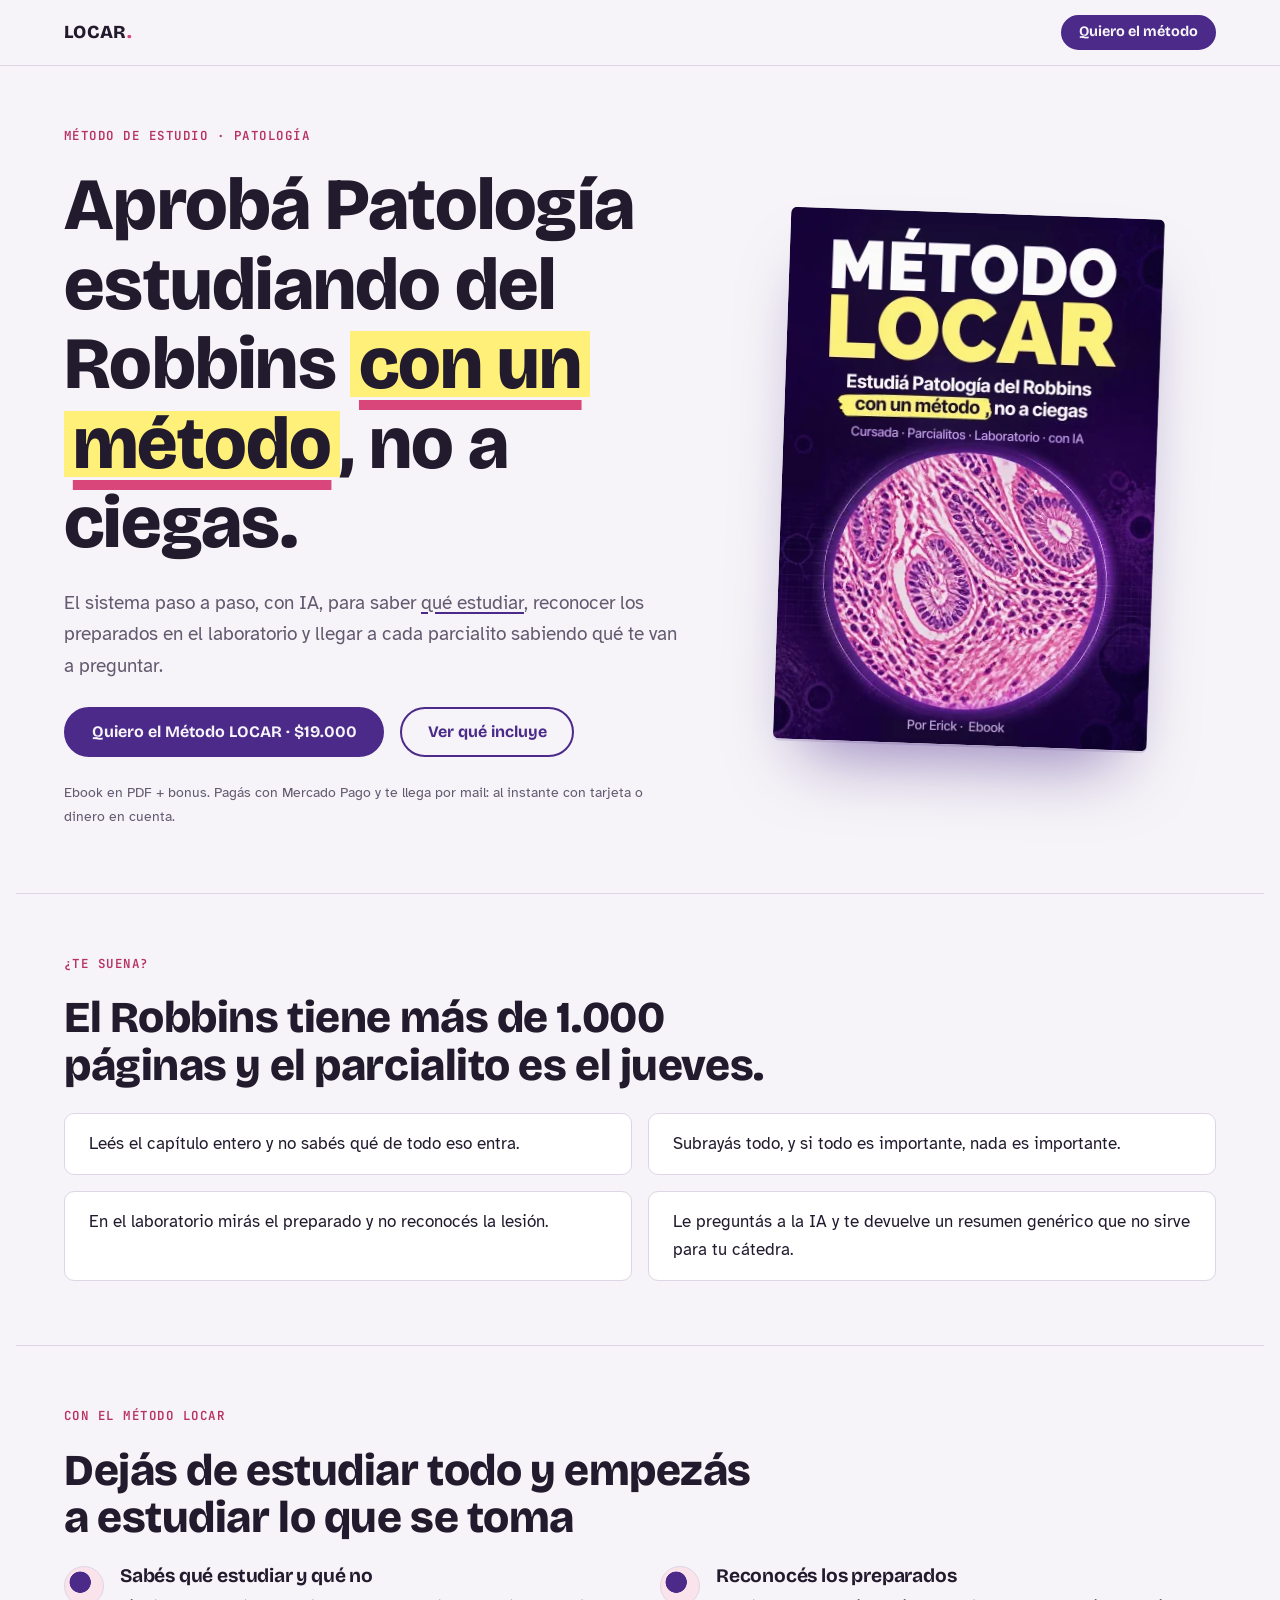
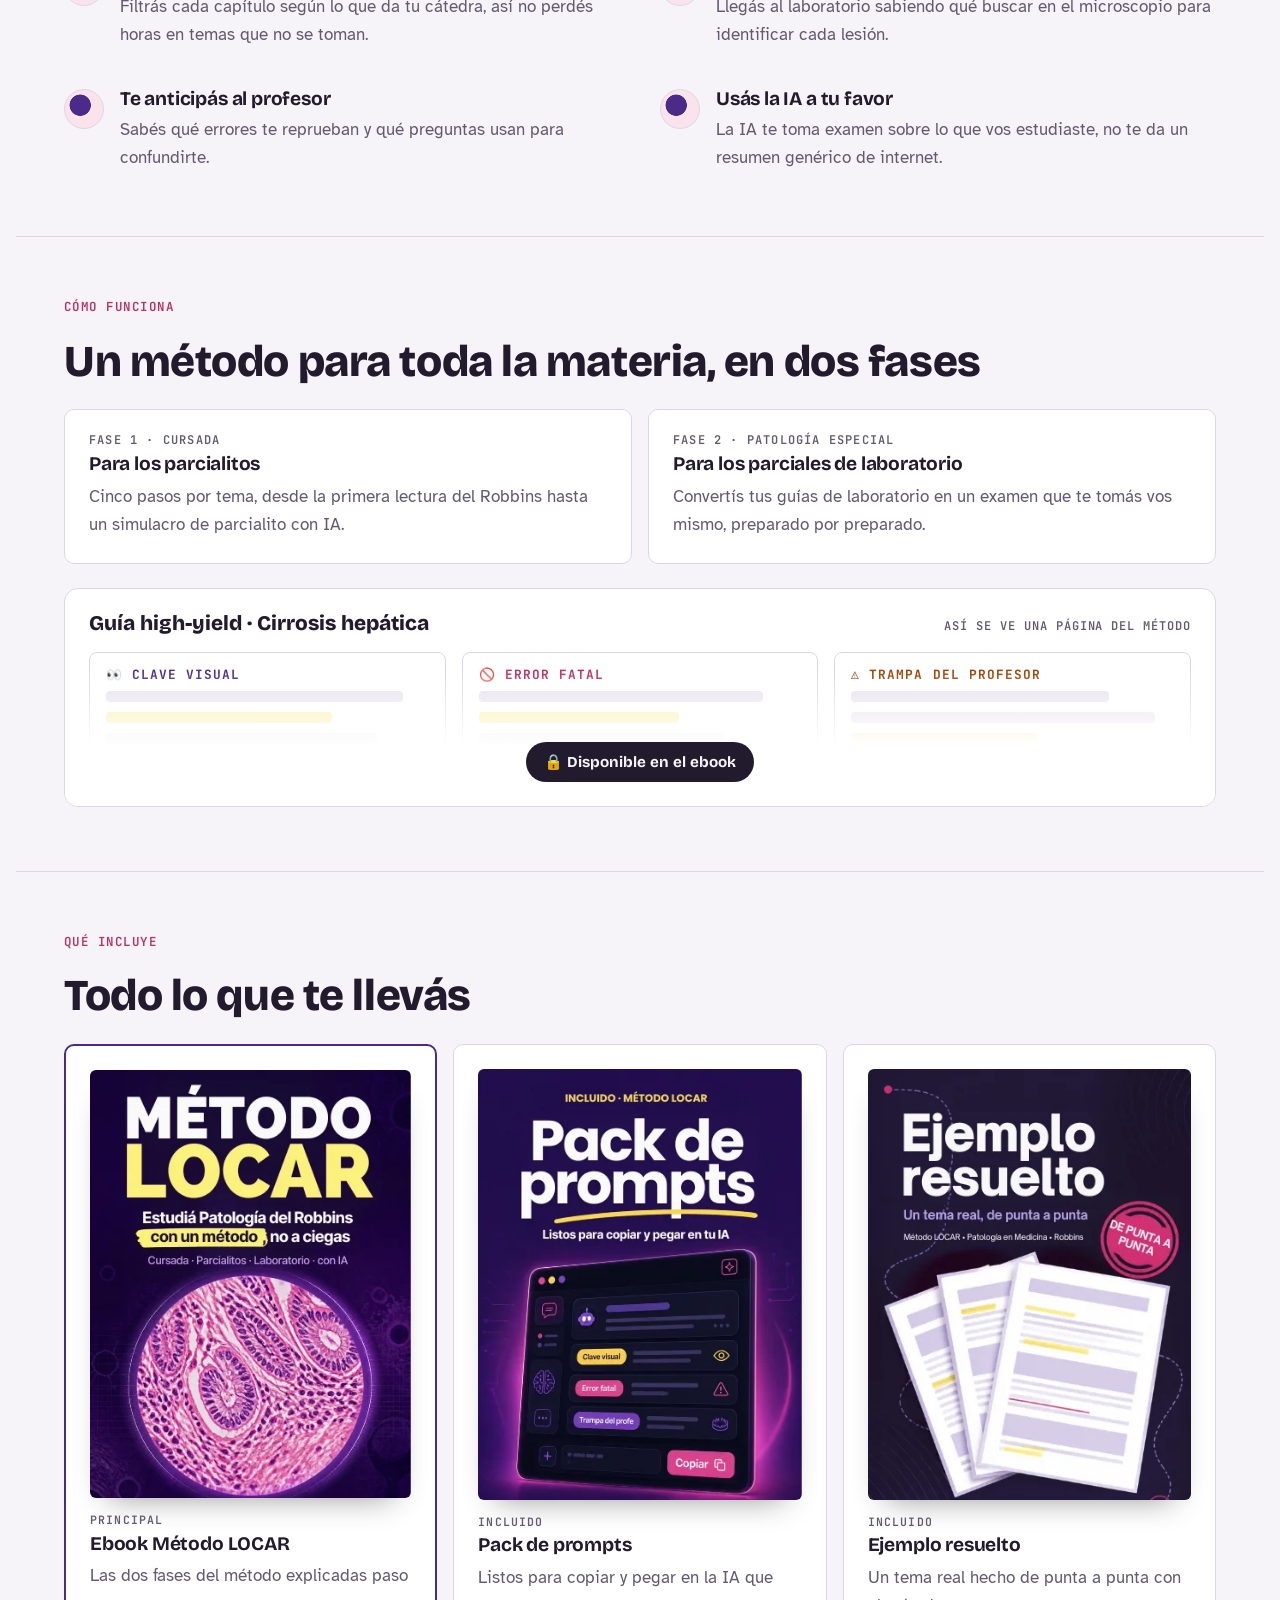
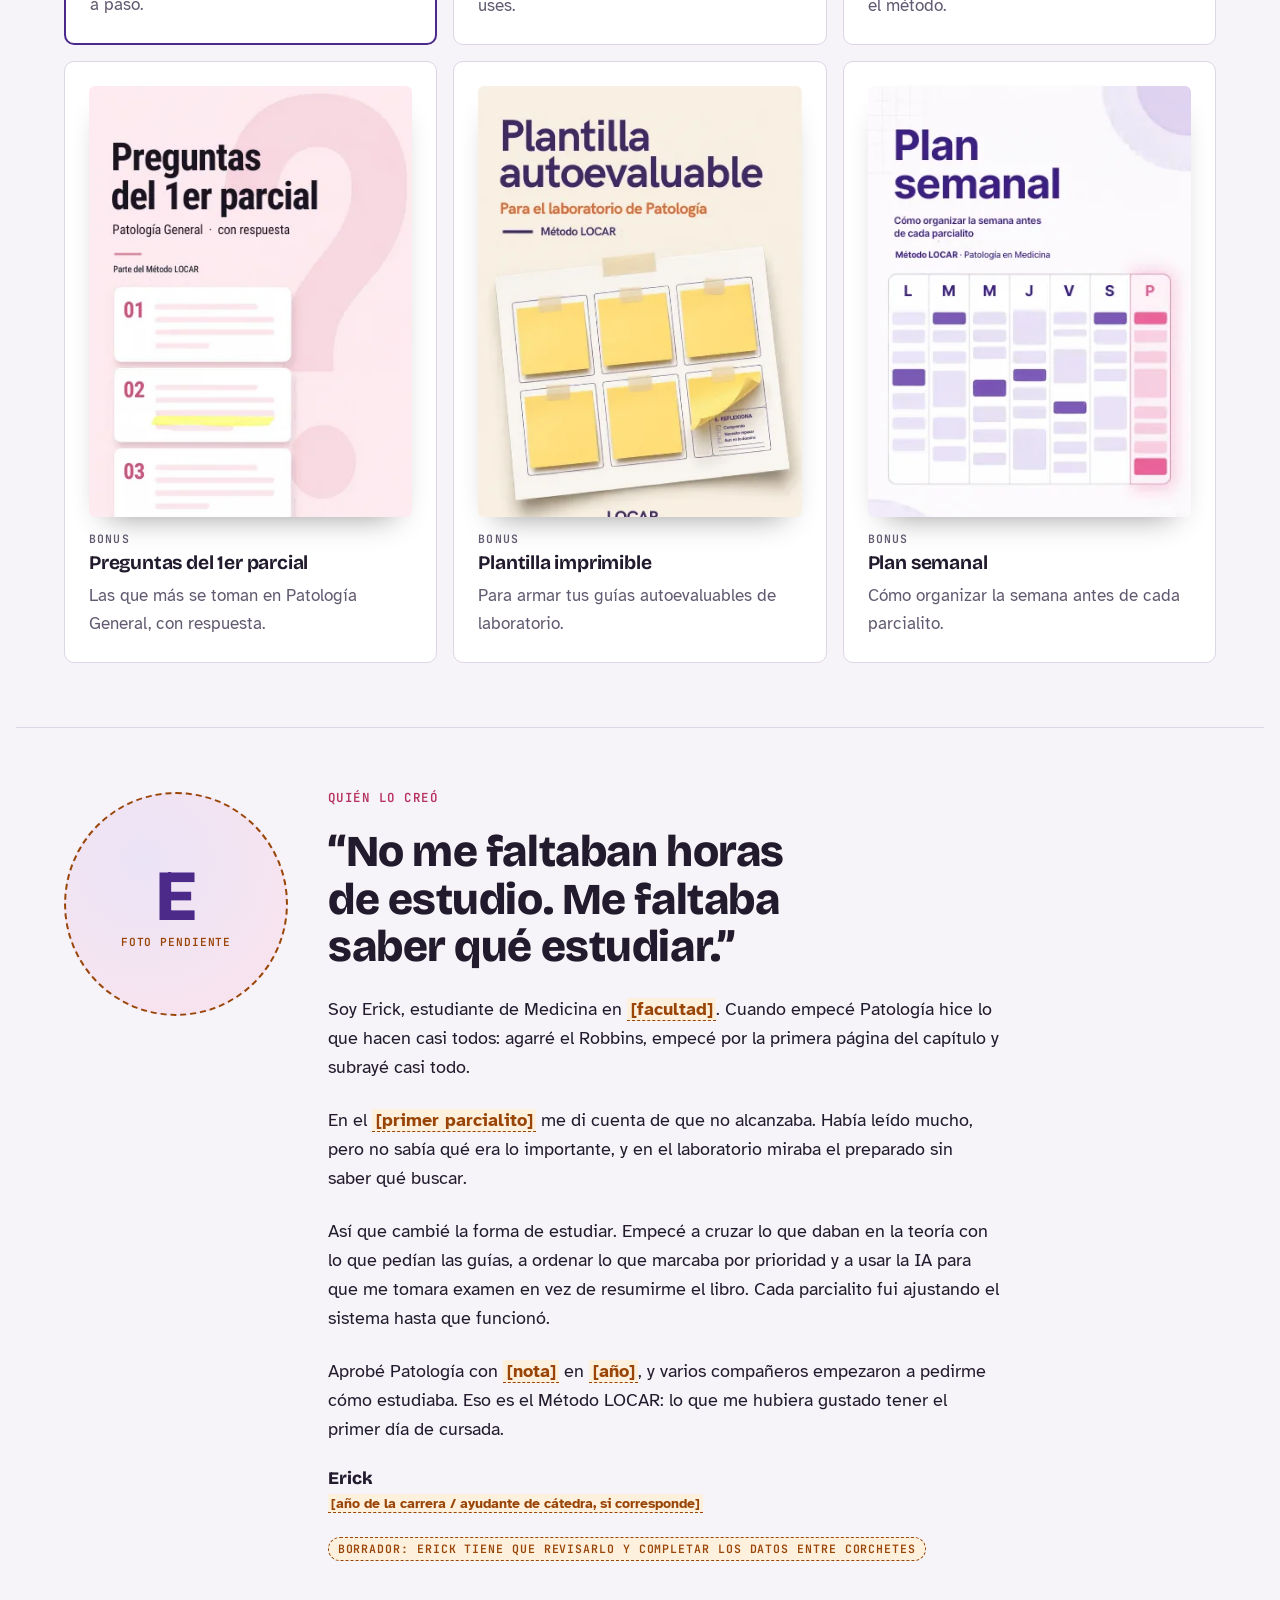
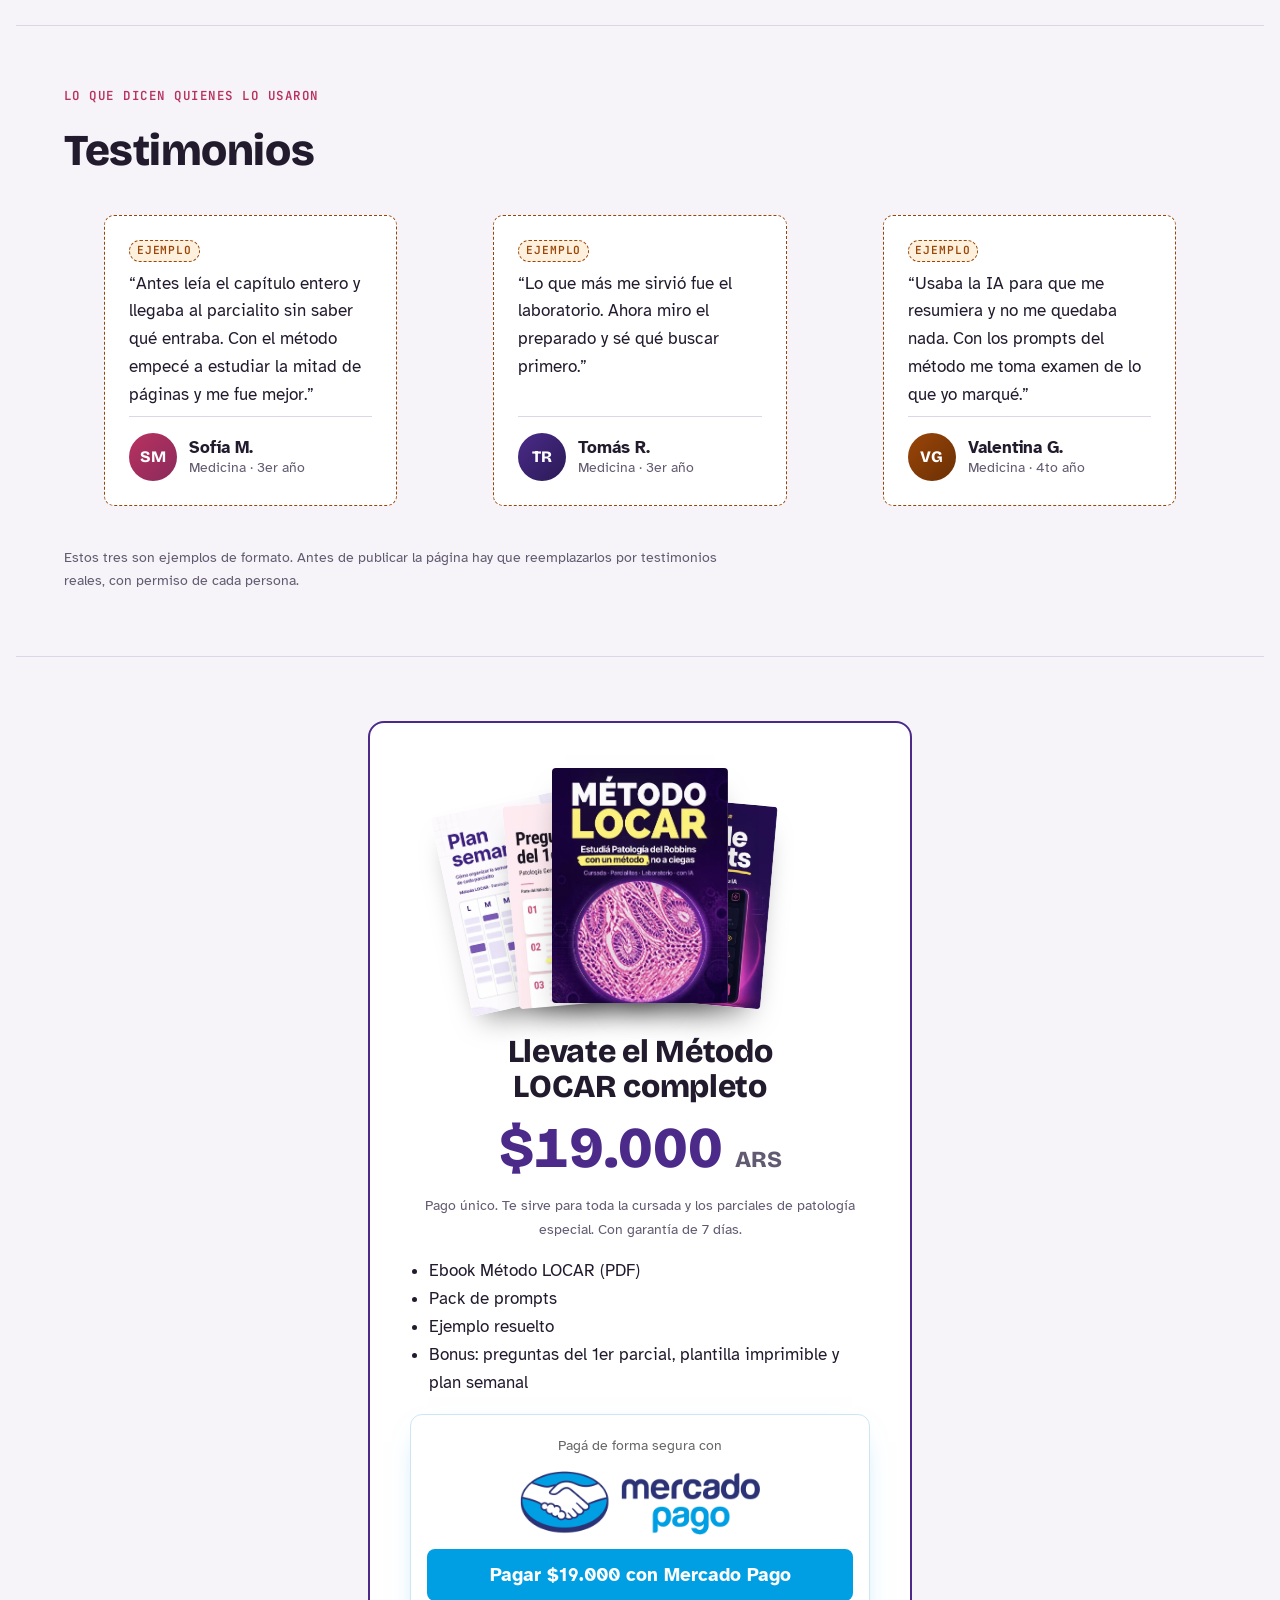
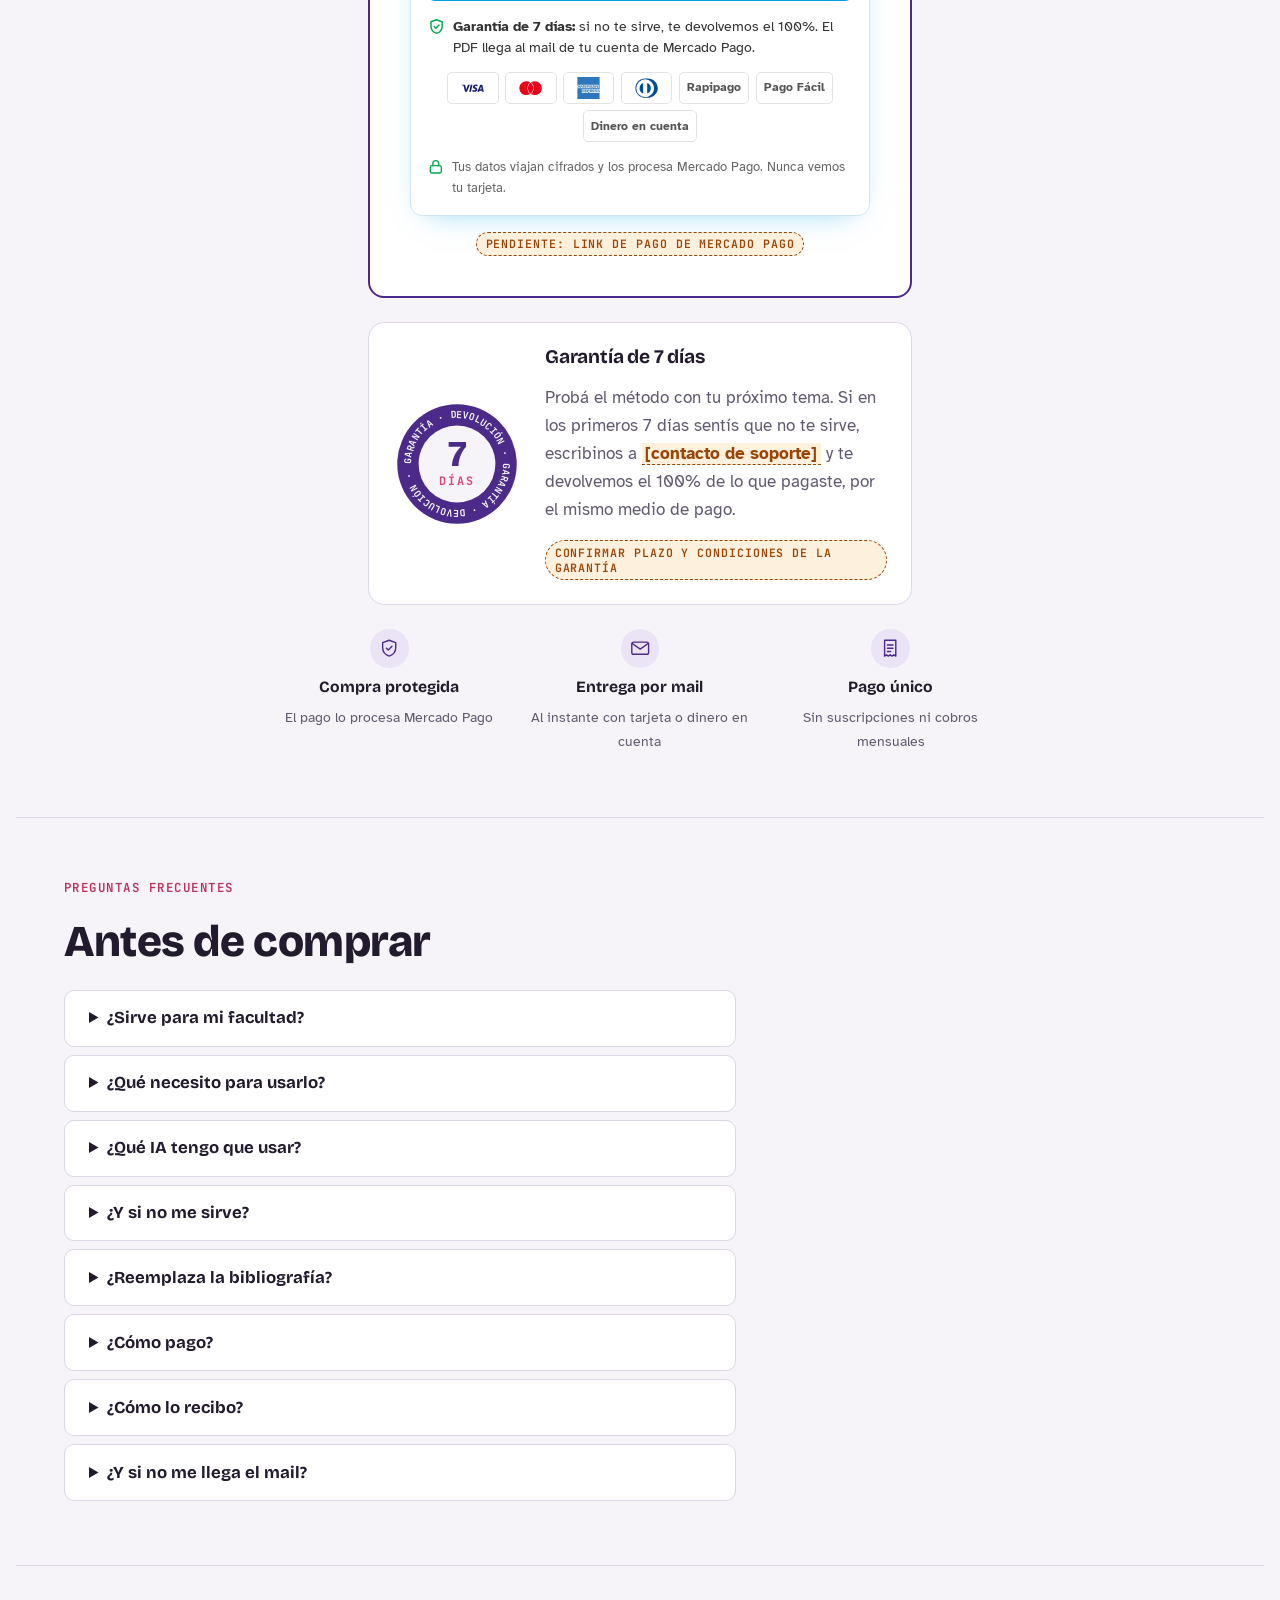
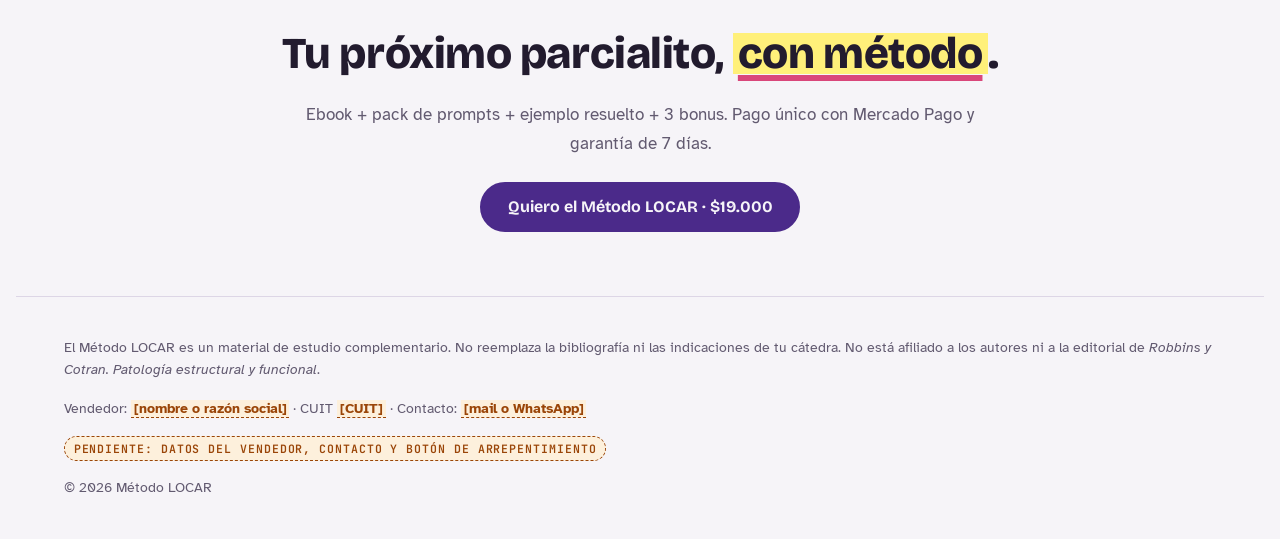
<file: index.html>
<!doctype html>
<html lang="es">
<head>
<meta charset="utf-8">
<meta name="viewport" content="width=device-width, initial-scale=1, viewport-fit=cover">
<meta name="color-scheme" content="light only">
<meta name="theme-color" content="#f6f4f8">
<title>Método LOCAR</title>
<meta name="description" content="Método de estudio para Patología con el Robbins y la IA: sabé qué estudiar, reconocé los preparados y llegá al parcialito habiéndote evaluado.">
<link rel="preconnect" href="https://fonts.googleapis.com">
<link rel="preconnect" href="https://fonts.gstatic.com" crossorigin>
<link rel="stylesheet" href="https://fonts.googleapis.com/css2?family=Bricolage+Grotesque:opsz,wght@12..96,500;12..96,700;12..96,800&family=Atkinson+Hyperlegible:ital,wght@0,400;0,700;1,400&family=JetBrains+Mono:wght@400;600&display=swap">
<style>
/* Layout: landing de venta en una columna, con un "preparado" como portada y una vista previa bloqueada del contenido. */
:root {
  --bg: #f6f4f8;          /* vidrio del portaobjetos */
  --surface: #ffffff;
  --ink: #221b2e;
  --muted: #625a70;
  --line: #ddd6e6;
  --hema: #4b2a8a;        /* hematoxilina: acento principal */
  --hema-soft: #ebe4f7;
  --eosin: #d9467a;       /* eosina: alertas y etiquetas */
  --eosin-soft: #fbe3ec;
  --eosin-text: #b8325f;   /* eosina para texto chico: 5.2:1 sobre el fondo */
  --mark: #fff07a;        /* resaltador */
  --mark-ink: #221b2e;
  --skel: #e7e1ee;
  --pending: #9a4508;
  --pending-soft: #fdf0dc;

  --f-display: "Bricolage Grotesque", "Segoe UI", system-ui, sans-serif;
  --f-body: "Atkinson Hyperlegible", "Segoe UI", system-ui, sans-serif;
  --f-mono: "JetBrains Mono", ui-monospace, "SFMono-Regular", Menlo, monospace;

  --s-1: .5rem; --s-2: 1rem; --s-3: 1.5rem; --s-4: 2.5rem; --s-5: 4rem;
  --r: 10px;
  color-scheme: light only;
  --w: 72rem;
  --read: 42rem;
}

* { box-sizing: border-box; }
html { scroll-behavior: smooth; }
@media (prefers-reduced-motion: reduce) { html { scroll-behavior: auto; } *, *::before, *::after { transition: none !important; } }
body {
  margin: 0; background: var(--bg); color: var(--ink);
  font: 400 1.0625rem/1.65 var(--f-body);
  padding-inline: 16px;
}
img { max-width: 100%; }
a { color: var(--hema); }
:focus-visible { outline: 3px solid var(--eosin); outline-offset: 3px; border-radius: 4px; }
.wrap { max-width: var(--w); margin-inline: auto; }
.read { max-width: var(--read); }

h1, h2, h3 { font-family: var(--f-display); line-height: 1.08; text-wrap: balance; margin: 0; letter-spacing: -.01em; }
h1 { font-size: clamp(2.4rem, 6.5vw, 4.6rem); font-weight: 800; }
h2 { font-size: clamp(1.8rem, 4vw, 2.75rem); font-weight: 800; }
h3 { font-size: 1.2rem; font-weight: 700; }
p { margin: 0; }
.eyebrow { font: 600 .78rem/1 var(--f-mono); text-transform: uppercase; letter-spacing: .12em; color: var(--eosin-text); }
.lead { font-size: 1.2rem; color: var(--muted); }
.stack { display: flex; flex-direction: column; gap: var(--s-2); }
.stack-lg { display: flex; flex-direction: column; gap: var(--s-3); }

/* Resaltador y subrayado: el gesto del método, usado solo en titulares */
.sub { text-decoration: underline; text-decoration-color: var(--hema); text-decoration-thickness: .12em; text-underline-offset: .18em; }
.max { background: linear-gradient(transparent 12%, var(--mark) 12%, var(--mark) 88%, transparent 88%); color: var(--mark-ink); padding-inline: .12em; text-decoration: underline; text-decoration-color: var(--eosin); text-decoration-thickness: .14em; text-underline-offset: .16em; box-decoration-break: clone; -webkit-box-decoration-break: clone; }

/* Pendientes: lo que todavía hay que definir */
.pend { display: inline-flex; align-items: center; gap: .4em; font: 600 .72rem/1.35 var(--f-mono); text-transform: uppercase; letter-spacing: .08em; color: var(--pending); background: var(--pending-soft); border: 1px dashed var(--pending); border-radius: 999px; padding: .3em .75em; align-self: flex-start; }
.pend-box { border: 2px dashed var(--pending); background: var(--pending-soft); border-radius: var(--r); padding: var(--s-3); }

/* Nav */
.nav { position: sticky; top: env(safe-area-inset-top, 0px); z-index: 10; background: color-mix(in srgb, var(--bg) 88%, transparent); backdrop-filter: blur(8px); border-bottom: 1px solid var(--line); margin-inline: -16px; padding: .75rem 16px; }
.nav .wrap { display: flex; align-items: center; justify-content: space-between; gap: var(--s-2); }
.brand { padding-block: .7rem; font: 800 1.15rem/1 var(--f-display); text-decoration: none; color: var(--ink); letter-spacing: .02em; }
.brand span { color: var(--eosin); }
.btn { display: inline-flex; align-items: center; justify-content: center; gap: .5em; font: 700 1rem/1 var(--f-display); text-decoration: none; border-radius: 999px; padding: .95em 1.6em; border: 2px solid var(--hema); background: var(--hema); color: var(--bg); cursor: pointer; transition: transform .15s ease; }
.btn:hover { transform: translateY(-2px); }
.btn.ghost { background: transparent; color: var(--hema); }
.btn.sm { padding: .6em 1.1em; font-size: .9rem; }

section { padding-block: var(--s-5); }
section + section { border-top: 1px solid var(--line); }

/* Hero */
.hero-grid { display: grid; grid-template-columns: 1.25fr 1fr; gap: var(--s-4); align-items: center; }
.hero-grid > * { min-width: 0; }
.ctas { display: flex; flex-wrap: wrap; gap: var(--s-2); align-items: center; }
.note { font-size: .9rem; color: var(--muted); }

/* Dolor */
.pains { display: grid; grid-template-columns: repeat(2, 1fr); gap: var(--s-2); padding: 0; margin: 0; }
.pains li { list-style: none; background: var(--surface); border: 1px solid var(--line); border-radius: var(--r); padding: var(--s-2) var(--s-3); }

/* Resultados */
.wins { display: grid; grid-template-columns: repeat(2, 1fr); gap: var(--s-4) var(--s-4); padding: 0; margin: 0; }
.wins li { list-style: none; display: grid; grid-template-columns: 2.5rem 1fr; gap: var(--s-2); }
.wins li > div { min-width: 0; display: flex; flex-direction: column; gap: .4rem; }
.wins .dot { width: 2.5rem; height: 2.5rem; border-radius: 50%; background: radial-gradient(circle at 40% 40%, var(--hema) 0 32%, var(--eosin-soft) 34%); border: 1px solid var(--line); }
.wins p { color: var(--muted); }

/* Fases */
.phases { display: grid; grid-template-columns: 1fr 1fr; gap: var(--s-2); }
.phase { background: var(--surface); border: 1px solid var(--line); border-radius: var(--r); padding: var(--s-3); display: flex; flex-direction: column; gap: var(--s-1); min-width: 0; }
.phase .k { font: 600 .75rem/1 var(--f-mono); text-transform: uppercase; letter-spacing: .1em; color: var(--muted); }
.phase p { color: var(--muted); }

/* Vista previa bloqueada */
.preview { position: relative; background: var(--surface); border: 1px solid var(--line); border-radius: 14px; padding: var(--s-3); display: grid; gap: var(--s-2); overflow: hidden; }
.preview-head { display: flex; justify-content: space-between; align-items: baseline; gap: var(--s-2); flex-wrap: wrap; }
.preview-head b { font: 800 1.3rem/1.1 var(--f-display); }
.preview-head small { font: 600 .75rem/1 var(--f-mono); color: var(--muted); text-transform: uppercase; letter-spacing: .08em; }
.cols { display: grid; grid-template-columns: repeat(3, 1fr); gap: var(--s-2); }
.col { border: 1px solid var(--line); border-radius: 8px; padding: var(--s-2); display: flex; flex-direction: column; gap: .6rem; min-width: 0; }
.col .ico { font: 700 .8rem/1 var(--f-mono); text-transform: uppercase; letter-spacing: .08em; }
.col.v .ico { color: var(--hema); }
.col.f .ico { color: var(--eosin-text); }
.col.t .ico { color: var(--pending); }
.bar { height: .7rem; border-radius: 4px; background: var(--skel); }
.bar.hl { background: color-mix(in srgb, var(--mark) 70%, var(--skel)); }
.lock { position: absolute; inset: auto 0 0 0; height: 62%; background: linear-gradient(transparent, var(--surface) 55%); display: flex; align-items: flex-end; justify-content: center; padding: var(--s-3); }
.lock span { font: 700 .95rem/1.2 var(--f-display); background: var(--ink); color: var(--bg); border-radius: 999px; padding: .7em 1.2em; }

/* Incluye */
.incl { display: grid; grid-template-columns: repeat(3, 1fr); gap: var(--s-2); padding: 0; margin: 0; }
.incl li { list-style: none; background: var(--surface); border: 1px solid var(--line); border-radius: var(--r); padding: var(--s-3); display: flex; flex-direction: column; gap: var(--s-1); }
.incl .tipo { font: 600 .72rem/1 var(--f-mono); text-transform: uppercase; letter-spacing: .1em; color: var(--muted); }
.incl .core { border: 2px solid var(--hema); }
.incl p { color: var(--muted); }

/* Portadas */
.hero-cover { width: 100%; max-width: 23.4rem; height: auto; justify-self: center; border-radius: 6px; box-shadow: 0 40px 70px -30px color-mix(in srgb, var(--hema) 60%, transparent), 0 2px 0 var(--line); transform: rotate(2deg); }
.thumb { width: 100%; height: auto; aspect-ratio: 3 / 4; object-fit: cover; object-position: top; border-radius: 6px; box-shadow: 0 16px 30px -18px rgba(0,0,0,.45); margin-bottom: var(--s-1); }
.bundle { position: relative; height: 15rem; max-width: 100%; margin-bottom: var(--s-2); }
.bundle img { position: absolute; left: 50%; bottom: 0; width: 9.5rem; height: auto; aspect-ratio: 3 / 4; object-fit: cover; object-position: top; border-radius: 4px; box-shadow: 0 18px 30px -14px rgba(0,0,0,.5); }
.bundle img:nth-child(1) { transform: translateX(-125%) rotate(-12deg); }
.bundle img:nth-child(2) { transform: translateX(-85%) rotate(-5deg); }
.bundle img:nth-child(3) { transform: translateX(-15%) rotate(5deg); }
.bundle img:nth-child(4) { transform: translateX(-50%) rotate(0deg); width: 11rem; z-index: 1; }

/* Confianza */
.trust svg { fill: none; stroke: currentColor; stroke-width: 1.7; stroke-linecap: round; stroke-linejoin: round; flex: none; }
.trust { display: grid; grid-template-columns: repeat(3, 1fr); gap: var(--s-2); max-width: 46rem; margin: var(--s-3) auto 0; padding: 0; }
.trust li { list-style: none; display: flex; flex-direction: column; align-items: center; text-align: center; gap: .4rem; font-size: .88rem; color: var(--muted); }
.trust li svg { width: 2.4rem; height: 2.4rem; padding: .5rem; border-radius: 50%; background: var(--hema-soft); color: var(--hema); stroke-width: 1.5; }
.trust b { color: var(--ink); font-family: var(--f-display); font-size: .98rem; }
@media (max-width: 560px) { .trust { grid-template-columns: 1fr; } }

/* Checkout con identidad de Mercado Pago */
.mp-panel { display: grid; gap: .9rem; justify-items: center; background: #ffffff; color: #333333; border: 1px solid #cfe5f4; border-radius: 12px; padding: 1.25rem 1rem 1rem; box-shadow: 0 10px 30px -18px rgba(0,158,227,.6); }
.mp-kicker { font-size: .85rem; color: #666666; }
.mp-logo { width: 15rem; max-width: 100%; height: auto; }
.mp-btn { display: flex; align-items: center; justify-content: center; width: 100%; min-height: 3.25rem; padding: .8rem 1rem; border-radius: 8px; background: #009ee3; color: #ffffff; font: 700 1.2rem/1.25 var(--f-body); text-decoration: none; transition: background .15s ease; }
.mp-btn:hover { background: #0089c7; }
.pay-row { display: flex; flex-wrap: wrap; justify-content: center; gap: .4rem; }
.pay-chip { display: inline-flex; align-items: center; justify-content: center; height: 2rem; min-width: 3.1rem; padding: 0 .45rem; background: #ffffff; border: 1px solid #e3e3e3; border-radius: 5px; }
.pay-chip svg { width: 2.2rem; height: 1.4rem; }
.pay-chip.txt { font: 700 .72rem/1 var(--f-body); color: #555555; }
.mp-assure { display: flex; align-items: flex-start; gap: .45rem; font-size: .9rem; line-height: 1.45; color: #333333; text-align: left; }
.mp-assure svg { width: 1.2rem; height: 1.2rem; flex: none; fill: none; stroke: #00a650; stroke-width: 1.8; stroke-linecap: round; stroke-linejoin: round; margin-top: .1rem; }
.mp-secure { display: flex; align-items: flex-start; gap: .45rem; font-size: .8rem; color: #666666; text-align: left; }
.mp-secure svg { width: 1.1rem; height: 1.1rem; flex: none; fill: none; stroke: #00a650; stroke-width: 1.8; stroke-linecap: round; stroke-linejoin: round; margin-top: .1rem; }

/* Garantía */
.guarantee { display: grid; grid-template-columns: 8rem 1fr; gap: var(--s-3); align-items: center; max-width: 34rem; margin: var(--s-3) auto 0; background: var(--surface); border: 1px solid var(--line); border-radius: 16px; padding: var(--s-3); }
.guarantee > * { min-width: 0; }
.guarantee p { color: var(--muted); }
.seal { width: 100%; max-width: 8rem; height: auto; }
.seal-out { fill: var(--hema); }
.seal-in { fill: var(--bg); }
.seal-ring { font: 700 9px/1 var(--f-mono); fill: var(--bg); }
.seal-num { font: 800 34px/1 var(--f-display); fill: var(--hema); }
.seal-days { font: 700 11px/1 var(--f-mono); letter-spacing: 2px; fill: var(--eosin); }
@media (max-width: 560px) { .guarantee { grid-template-columns: 1fr; justify-items: center; text-align: center; } .guarantee .pend { align-self: center; } }

/* Barra de compra fija en celular */
.buybar { position: fixed; left: 0; right: 0; bottom: 0; z-index: 15; display: none; align-items: center; justify-content: space-between; gap: var(--s-2); padding: .7rem 16px calc(.7rem + env(safe-area-inset-bottom, 0px)); background: var(--surface); border-top: 1px solid var(--line); box-shadow: 0 -10px 24px -18px rgba(34,27,46,.45); transform: translateY(110%); transition: transform .25s cubic-bezier(.2,.8,.2,1); }
.buybar.show { transform: translateY(0); }
.buybar b { font: 800 1.15rem/1 var(--f-display); color: var(--hema); font-variant-numeric: tabular-nums; }
.buybar small { display: block; font-size: .8rem; color: var(--muted); margin-top: .2rem; }
.buybar .btn { padding: .85em 1.3em; min-height: 44px; }

/* Cierre */
.closing { text-align: center; justify-items: center; }
.closing .stack-lg { align-items: center; }
.closing p { color: var(--muted); }

/* Historia del autor */
.story { display: grid; grid-template-columns: 14rem 1fr; gap: var(--s-4); align-items: start; }
.story > * { min-width: 0; }
.avatar { aspect-ratio: 1; max-width: 100%; border-radius: 50%; background: radial-gradient(circle at 35% 30%, var(--hema-soft), var(--eosin-soft)); border: 2px dashed var(--pending); display: flex; flex-direction: column; align-items: center; justify-content: center; gap: .3rem; }
.avatar span { font: 800 4.5rem/1 var(--f-display); color: var(--hema); }
.avatar small { font: 600 .7rem/1 var(--f-mono); text-transform: uppercase; letter-spacing: .08em; color: var(--pending); }
.story p { font-size: 1.1rem; }
.sign { font: 800 1.4rem/1.3 var(--f-display); display: flex; flex-direction: column; gap: .2rem; }
.sign small { font: 400 .9rem/1.3 var(--f-body); color: var(--muted); }
.fill { background: var(--pending-soft); color: var(--pending); border-bottom: 1px dashed var(--pending); padding-inline: .2em; font-weight: 700; }
.quotes { display: grid; grid-template-columns: repeat(3, 1fr); gap: var(--s-2); }
.quote blockquote { margin: 0; font-size: 1.05rem; }
.quote figcaption { display: flex; align-items: center; gap: .75rem; margin-top: auto; padding-top: var(--s-2); border-top: 1px solid var(--line); }
.quote figcaption > span:last-child { display: flex; flex-direction: column; line-height: 1.3; }
.quote figcaption small { color: var(--muted); }
.av { flex: none; width: 3rem; height: 3rem; border-radius: 50%; display: grid; place-items: center; font: 800 1rem/1 var(--f-display); color: #fff; letter-spacing: .03em; }
.av-a { background: linear-gradient(135deg, var(--eosin-text), #8a2a5c); }
.av-b { background: linear-gradient(135deg, var(--hema), #2a1a55); }
.av-c { background: linear-gradient(135deg, var(--pending), #6a3005); }
.quotes .pend { font-size: .7rem; padding: .2em .6em; }

/* Precio */
.quote { background: var(--surface); border: 1px dashed var(--pending); border-radius: var(--r); padding: var(--s-3); display: flex; flex-direction: column; gap: var(--s-1); }
.quote small { color: var(--muted); }
.price { overflow: hidden; background: var(--surface); border: 2px solid var(--hema); border-radius: 16px; padding: var(--s-4); display: grid; gap: var(--s-2); max-width: 34rem; margin-inline: auto; text-align: center; }
.price-title { font-size: clamp(1.5rem, 3.5vw, 2rem); }
.price .amt { font: 800 clamp(2.6rem, 8vw, 3.6rem)/1 var(--f-display); color: var(--hema); font-variant-numeric: tabular-nums; }
.price .amt small { font-size: .4em; color: var(--muted); }
.price ul { text-align: left; margin: 0; padding-left: 1.2rem; }
.price .pend { justify-self: center; align-self: center; }

details { background: var(--surface); border: 1px solid var(--line); border-radius: var(--r); padding: 0 var(--s-3); }
details > :not(summary) { padding-bottom: var(--s-2); }
details + details { margin-top: var(--s-1); }
summary { cursor: pointer; font-weight: 700; font-family: var(--f-display); font-size: 1.05rem; padding-block: .85rem; min-height: 44px; }
details[open] summary { padding-bottom: .5rem; }

.disclaimer { font-size: .85rem; color: var(--muted); }
footer { padding-block: var(--s-4); color: var(--muted); font-size: .85rem; border-top: 1px solid var(--line); }

@media (max-width: 860px) {
  .buybar { display: flex; }
  body { padding-bottom: 5.5rem; }
  .hero-grid, .phases { grid-template-columns: 1fr; }
  .hero-cover { max-width: 20rem; }
  .incl, .cols, .quotes { grid-template-columns: 1fr; }
  .incl li { display: grid; grid-template-columns: 4.75rem 1fr; column-gap: var(--s-2); row-gap: .2rem; align-content: start; padding: var(--s-2); }
  .incl li > * { grid-column: 2; }
  .incl .thumb { grid-column: 1; grid-row: 1 / span 3; margin: 0; box-shadow: 0 8px 16px -10px rgba(0,0,0,.45); }
  .story { grid-template-columns: 1fr; }
  .avatar { width: 9rem; }
}
@media (max-width: 560px) {
  .pains, .wins { grid-template-columns: 1fr; }
  .nav .btn { display: none; }
  .bundle { height: 11rem; }
  .bundle img { width: 6.5rem; }
  .bundle img:nth-child(4) { width: 7.5rem; }
}
</style>
</head>
<body>

<nav class="nav" aria-label="Principal">
  <div class="wrap">
    <a class="brand" href="#top">LOCAR<span>.</span></a>
    <a class="btn sm" href="#comprar">Quiero el método</a>
  </div>
</nav>

<main id="top">

<!-- HERO -->
<section>
  <div class="wrap hero-grid">
    <div class="stack-lg">
      <span class="eyebrow">Método de estudio · Patología</span>
      <h1>Aprobá Patología estudiando del Robbins <span class="max">con un método</span>, no a ciegas.</h1>
      <p class="lead">El sistema paso a paso, con IA, para saber <span class="sub">qué estudiar</span>, reconocer los preparados en el laboratorio y llegar a cada parcialito sabiendo qué te van a preguntar.</p>
      <div class="ctas">
        <a class="btn" href="#comprar">Quiero el Método LOCAR · $19.000</a>
        <a class="btn ghost" href="#incluye">Ver qué incluye</a>
      </div>
      <p class="note">Ebook en PDF + bonus. Pagás con Mercado Pago y te llega por mail: al instante con tarjeta o dinero en cuenta.</p>
    </div>
    <img class="hero-cover" src="assets/img/canva/ebook.webp" width="375" height="533" fetchpriority="high" alt="Portada del ebook Método LOCAR">
  </div>
</section>

<!-- DOLOR -->
<section>
  <div class="wrap stack-lg">
    <span class="eyebrow">¿Te suena?</span>
    <h2>El Robbins tiene más de 1.000 páginas y el parcialito es el jueves.</h2>
    <ul class="pains">
      <li>Leés el capítulo entero y no sabés qué de todo eso entra.</li>
      <li>Subrayás todo, y si todo es importante, nada es importante.</li>
      <li>En el laboratorio mirás el preparado y no reconocés la lesión.</li>
      <li>Le preguntás a la IA y te devuelve un resumen genérico que no sirve para tu cátedra.</li>
    </ul>
  </div>
</section>

<!-- RESULTADOS -->
<section>
  <div class="wrap stack-lg">
    <span class="eyebrow">Con el Método LOCAR</span>
    <h2>Dejás de estudiar todo y empezás a estudiar lo que se toma</h2>
    <ul class="wins">
      <li><span class="dot" aria-hidden="true"></span><div><h3>Sabés qué estudiar y qué no</h3><p>Filtrás cada capítulo según lo que da tu cátedra, así no perdés horas en temas que no se toman.</p></div></li>
      <li><span class="dot" aria-hidden="true"></span><div><h3>Reconocés los preparados</h3><p>Llegás al laboratorio sabiendo qué buscar en el microscopio para identificar cada lesión.</p></div></li>
      <li><span class="dot" aria-hidden="true"></span><div><h3>Te anticipás al profesor</h3><p>Sabés qué errores te reprueban y qué preguntas usan para confundirte.</p></div></li>
      <li><span class="dot" aria-hidden="true"></span><div><h3>Usás la IA a tu favor</h3><p>La IA te toma examen sobre lo que vos estudiaste, no te da un resumen genérico de internet.</p></div></li>
    </ul>
  </div>
</section>

<!-- CÓMO FUNCIONA (alto nivel) -->
<section id="metodo">
  <div class="wrap stack-lg">
    <span class="eyebrow">Cómo funciona</span>
    <h2>Un método para toda la materia, en dos fases</h2>
    <div class="phases">
      <div class="phase">
        <span class="k">Fase 1 · Cursada</span>
        <h3>Para los parcialitos</h3>
        <p>Cinco pasos por tema, desde la primera lectura del Robbins hasta un simulacro de parcialito con IA.</p>
      </div>
      <div class="phase">
        <span class="k">Fase 2 · Patología especial</span>
        <h3>Para los parciales de laboratorio</h3>
        <p>Convertís tus guías de laboratorio en un examen que te tomás vos mismo, preparado por preparado.</p>
      </div>
    </div>

    <div class="preview" role="img" aria-label="Vista previa de una página del método, bloqueada">
      <div class="preview-head">
        <b>Guía high-yield · Cirrosis hepática</b>
        <small>Así se ve una página del método</small>
      </div>
      <div class="cols">
        <div class="col v"><span class="ico">👀 Clave visual</span><div class="bar" style="width:92%"></div><div class="bar hl" style="width:70%"></div><div class="bar" style="width:84%"></div><div class="bar" style="width:55%"></div></div>
        <div class="col f"><span class="ico">🚫 Error fatal</span><div class="bar" style="width:88%"></div><div class="bar hl" style="width:62%"></div><div class="bar" style="width:76%"></div></div>
        <div class="col t"><span class="ico">⚠️ Trampa del profesor</span><div class="bar" style="width:80%"></div><div class="bar" style="width:94%"></div><div class="bar hl" style="width:58%"></div></div>
      </div>
      <div class="lock"><span>🔒 Disponible en el ebook</span></div>
    </div>
  </div>
</section>

<!-- QUÉ INCLUYE -->
<section id="incluye">
  <div class="wrap stack-lg">
    <span class="eyebrow">Qué incluye</span>
    <h2>Todo lo que te llevás</h2>
    <ul class="incl">
      <li class="core"><img class="thumb" src="assets/img/canva/ebook.webp" width="375" height="533" alt="Portada: Ebook Método LOCAR" loading="lazy"><span class="tipo">Principal</span><h3>Ebook Método LOCAR</h3><p>Las dos fases del método explicadas paso a paso.</p></li>
      <li><img class="thumb" src="assets/img/canva/prompts.webp" width="375" height="533" alt="Portada: Pack de prompts" loading="lazy"><span class="tipo">Incluido</span><h3>Pack de prompts</h3><p>Listos para copiar y pegar en la IA que uses.</p></li>
      <li><img class="thumb" src="assets/img/canva/ejemplo.webp" width="365" height="548" alt="Portada: Ejemplo resuelto" loading="lazy"><span class="tipo">Incluido</span><h3>Ejemplo resuelto</h3><p>Un tema real hecho de punta a punta con el método.</p></li>
      <li><img class="thumb" src="assets/img/canva/preguntas.webp" width="365" height="548" alt="Portada: Preguntas del 1er parcial" loading="lazy"><span class="tipo">Bonus</span><h3>Preguntas del 1er parcial</h3><p>Las que más se toman en Patología General, con respuesta.</p></li>
      <li><img class="thumb" src="assets/img/canva/plantilla.webp" width="375" height="533" alt="Portada: Plantilla imprimible" loading="lazy"><span class="tipo">Bonus</span><h3>Plantilla imprimible</h3><p>Para armar tus guías autoevaluables de laboratorio.</p></li>
      <li><img class="thumb" src="assets/img/canva/plan.webp" width="354" height="565" alt="Portada: Plan semanal" loading="lazy"><span class="tipo">Bonus</span><h3>Plan semanal</h3><p>Cómo organizar la semana antes de cada parcialito.</p></li>
    </ul>
  </div>
</section>

<!-- HISTORIA DE ERICK -->
<section id="autor">
  <div class="wrap story">
    <div class="avatar" role="img" aria-label="Foto de Erick (pendiente)"><span>E</span><small>Foto pendiente</small></div>
    <div class="stack-lg read">
      <span class="eyebrow">Quién lo creó</span>
      <h2>“No me faltaban horas de estudio. Me faltaba saber qué estudiar.”</h2>
      <p>Soy Erick, estudiante de Medicina en <span class="fill">[facultad]</span>. Cuando empecé Patología hice lo que hacen casi todos: agarré el Robbins, empecé por la primera página del capítulo y subrayé casi todo.</p>
      <p>En el <span class="fill">[primer parcialito]</span> me di cuenta de que no alcanzaba. Había leído mucho, pero no sabía qué era lo importante, y en el laboratorio miraba el preparado sin saber qué buscar.</p>
      <p>Así que cambié la forma de estudiar. Empecé a cruzar lo que daban en la teoría con lo que pedían las guías, a ordenar lo que marcaba por prioridad y a usar la IA para que me tomara examen en vez de resumirme el libro. Cada parcialito fui ajustando el sistema hasta que funcionó.</p>
      <p>Aprobé Patología con <span class="fill">[nota]</span> en <span class="fill">[año]</span>, y varios compañeros empezaron a pedirme cómo estudiaba. Eso es el Método LOCAR: lo que me hubiera gustado tener el primer día de cursada.</p>
      <p class="sign">Erick <small><span class="fill">[año de la carrera / ayudante de cátedra, si corresponde]</span></small></p>
      <span class="pend">Borrador: Erick tiene que revisarlo y completar los datos entre corchetes</span>
    </div>
  </div>
</section>

<!-- TESTIMONIOS -->
<section id="testimonios">
  <div class="wrap stack-lg">
    <span class="eyebrow">Lo que dicen quienes lo usaron</span>
    <h2>Testimonios</h2>
    <div class="quotes">
      <figure class="quote">
        <span class="pend">Ejemplo</span>
        <blockquote>“Antes leía el capítulo entero y llegaba al parcialito sin saber qué entraba. Con el método empecé a estudiar la mitad de páginas y me fue mejor.”</blockquote>
        <figcaption><span class="av av-a" aria-hidden="true">SM</span><span><b>Sofía M.</b><small>Medicina · 3er año</small></span></figcaption>
      </figure>
      <figure class="quote">
        <span class="pend">Ejemplo</span>
        <blockquote>“Lo que más me sirvió fue el laboratorio. Ahora miro el preparado y sé qué buscar primero.”</blockquote>
        <figcaption><span class="av av-b" aria-hidden="true">TR</span><span><b>Tomás R.</b><small>Medicina · 3er año</small></span></figcaption>
      </figure>
      <figure class="quote">
        <span class="pend">Ejemplo</span>
        <blockquote>“Usaba la IA para que me resumiera y no me quedaba nada. Con los prompts del método me toma examen de lo que yo marqué.”</blockquote>
        <figcaption><span class="av av-c" aria-hidden="true">VG</span><span><b>Valentina G.</b><small>Medicina · 4to año</small></span></figcaption>
      </figure>
    </div>
    <p class="disclaimer read">Estos tres son ejemplos de formato. Antes de publicar la página hay que reemplazarlos por testimonios reales, con permiso de cada persona.</p>
  </div>
</section>

<!-- PRECIO -->
<section id="comprar">
  <div class="wrap">
    <div class="price">
      <div class="bundle" aria-hidden="true">
        <img src="assets/img/canva/plan.webp" width="354" height="565" alt="" loading="lazy" decoding="async"><img src="assets/img/canva/preguntas.webp" width="365" height="548" alt="" loading="lazy" decoding="async"><img src="assets/img/canva/prompts.webp" width="375" height="533" alt="" loading="lazy" decoding="async"><img src="assets/img/canva/ebook.webp" width="375" height="533" alt="" loading="lazy" decoding="async">
      </div>
      <h2 class="price-title">Llevate el Método LOCAR completo</h2>
      <div class="amt">$19.000 <small>ARS</small></div>
      <p class="note">Pago único. Te sirve para toda la cursada y los parciales de patología especial. Con garantía de 7 días.</p>
      <ul>
        <li>Ebook Método LOCAR (PDF)</li>
        <li>Pack de prompts</li>
        <li>Ejemplo resuelto</li>
        <li>Bonus: preguntas del 1er parcial, plantilla imprimible y plan semanal</li>
      </ul>
      <div class="mp-panel">
        <p class="mp-kicker">Pagá de forma segura con</p>
        <img class="mp-logo" src="assets/logos/mercadopago-logo.png" width="290" height="77" alt="Mercado Pago">
        <a class="mp-btn" href="#comprar" id="mp-checkout" data-mp-link="">Pagar $19.000 con Mercado Pago</a>
        <p class="mp-assure"><svg viewBox="0 0 24 24" aria-hidden="true"><path d="M12 3.5 5 6v5.5c0 4.2 2.9 7.6 7 9 4.1-1.4 7-4.8 7-9V6z"/><path d="m9 12 2 2 4-4"/></svg><span><b>Garantía de 7 días:</b> si no te sirve, te devolvemos el 100%. El PDF llega al mail de tu cuenta de Mercado Pago.</span></p>
        <div class="pay-row" role="group" aria-label="Medios de pago aceptados">
          <span class="pay-chip" title="Visa"><svg viewBox="0 0 24 24" role="img" aria-label="Visa"><path fill="#1A1F71" d="M9.112 8.262L5.97 15.758H3.92L2.374 9.775c-.094-.368-.175-.503-.461-.658C1.447 8.864.677 8.627 0 8.479l.046-.217h3.3a.904.904 0 01.894.764l.817 4.338 2.018-5.102zm8.033 5.049c.008-1.979-2.736-2.088-2.717-2.972.006-.269.262-.555.822-.628a3.66 3.66 0 011.913.336l.34-1.59a5.207 5.207 0 00-1.814-.333c-1.917 0-3.266 1.02-3.278 2.479-.012 1.079.963 1.68 1.698 2.04.756.367 1.01.603 1.006.931-.005.504-.602.725-1.16.734-.975.015-1.54-.263-1.992-.473l-.351 1.642c.453.208 1.289.39 2.156.398 2.037 0 3.37-1.006 3.377-2.564m5.061 2.447H24l-1.565-7.496h-1.656a.883.883 0 00-.826.55l-2.909 6.946h2.036l.405-1.12h2.488zm-2.163-2.656l1.02-2.815.588 2.815zm-8.16-4.84l-1.603 7.496H8.34l1.605-7.496z"/></svg></span><span class="pay-chip" title="Mastercard"><svg viewBox="0 0 24 24" role="img" aria-label="Mastercard"><path fill="#EB001B" d="M11.343 18.031c.058.049.12.098.181.146-1.177.783-2.59 1.238-4.107 1.238C3.32 19.416 0 16.096 0 12c0-4.095 3.32-7.416 7.416-7.416 1.518 0 2.931.456 4.105 1.238-.06.051-.12.098-.165.15C9.6 7.489 8.595 9.688 8.595 12c0 2.311 1.001 4.51 2.748 6.031zm5.241-13.447c-1.52 0-2.931.456-4.105 1.238.06.051.12.098.165.15C14.4 7.489 15.405 9.688 15.405 12c0 2.31-1.001 4.507-2.748 6.031-.058.049-.12.098-.181.146 1.177.783 2.588 1.238 4.107 1.238C20.68 19.416 24 16.096 24 12c0-4.094-3.32-7.416-7.416-7.416zM12 6.174c-.096.075-.189.15-.28.231C10.156 7.764 9.169 9.765 9.169 12c0 2.236.987 4.236 2.551 5.595.09.08.185.158.28.232.096-.074.189-.152.28-.232 1.563-1.359 2.551-3.359 2.551-5.595 0-2.235-.987-4.236-2.551-5.595-.09-.08-.184-.156-.28-.231z"/></svg></span><span class="pay-chip" title="American Express"><svg viewBox="0 0 24 24" role="img" aria-label="American Express"><path fill="#2E77BC" d="M16.015 14.378c0-.32-.135-.496-.344-.622-.21-.12-.464-.135-.81-.135h-1.543v2.82h.675v-1.027h.72c.24 0 .39.024.478.125.12.13.104.38.104.55v.35h.66v-.555c-.002-.25-.017-.376-.108-.516-.06-.08-.18-.18-.33-.234l.02-.008c.18-.072.48-.297.48-.747zm-.87.407l-.028-.002c-.09.053-.195.058-.33.058h-.81v-.63h.824c.12 0 .24 0 .33.05.098.048.156.147.15.255 0 .12-.045.215-.134.27zM20.297 15.837H19v.6h1.304c.676 0 1.05-.278 1.05-.884 0-.28-.066-.448-.187-.582-.153-.133-.392-.193-.73-.207l-.376-.015c-.104 0-.18 0-.255-.03-.09-.03-.15-.105-.15-.21 0-.09.017-.166.09-.21.083-.046.177-.066.272-.06h1.23v-.602h-1.35c-.704 0-.958.437-.958.84 0 .9.776.855 1.407.87.104 0 .18.015.225.06.046.03.082.106.082.18 0 .077-.035.15-.08.18-.06.053-.15.07-.277.07zM0 0v10.096L.81 8.22h1.75l.225.464V8.22h2.043l.45 1.02.437-1.013h6.502c.295 0 .56.057.756.236v-.23h1.787v.23c.307-.17.686-.23 1.12-.23h2.606l.24.466v-.466h1.918l.254.465v-.466h1.858v3.948H20.87l-.36-.6v.585h-2.353l-.256-.63h-.583l-.27.614h-1.213c-.48 0-.84-.104-1.08-.24v.24h-2.89v-.884c0-.12-.03-.12-.105-.135h-.105v1.036H6.067v-.48l-.21.48H4.69l-.202-.48v.465H2.235l-.256-.624H1.4l-.256.624H0V24h23.786v-7.108c-.27.135-.613.18-.973.18H21.09v-.255c-.21.165-.57.255-.914.255H14.71v-.9c0-.12-.018-.12-.12-.12h-.075v1.022h-1.8v-1.066c-.298.136-.643.15-.928.136h-.214v.915h-2.18l-.54-.617-.57.6H4.742v-3.93h3.61l.518.602.554-.6h2.412c.28 0 .74.03.942.225v-.24h2.177c.202 0 .644.045.903.225v-.24h3.265v.24c.163-.164.508-.24.803-.24h1.89v.24c.194-.15.464-.24.84-.24h1.176V0H0zM21.156 14.955c.004.005.006.012.01.016.01.01.024.01.032.02l-.042-.035zM23.828 13.082h.065v.555h-.065zM23.865 15.03v-.005c-.03-.025-.046-.048-.075-.07-.15-.153-.39-.215-.764-.225l-.36-.012c-.12 0-.194-.007-.27-.03-.09-.03-.15-.105-.15-.21 0-.09.03-.16.09-.204.076-.045.15-.05.27-.05h1.223v-.588h-1.283c-.69 0-.96.437-.96.84 0 .9.78.855 1.41.87.104 0 .18.015.224.06.046.03.076.106.076.18 0 .07-.034.138-.09.18-.045.056-.136.07-.27.07h-1.288v.605h1.287c.42 0 .734-.118.9-.36h.03c.09-.134.135-.3.135-.523 0-.24-.045-.39-.135-.526zM18.597 14.208v-.583h-2.235V16.458h2.235v-.585h-1.57v-.57h1.533v-.584h-1.532v-.51M13.51 8.787h.685V11.6h-.684zM13.126 9.543l-.007.006c0-.314-.13-.5-.34-.624-.217-.125-.47-.135-.81-.135H10.43v2.82h.674v-1.034h.72c.24 0 .39.03.487.12.122.136.107.378.107.548v.354h.677v-.553c0-.25-.016-.375-.11-.516-.09-.107-.202-.19-.33-.237.172-.07.472-.3.472-.75zm-.855.396h-.015c-.09.054-.195.056-.33.056H11.1v-.623h.825c.12 0 .24.004.33.05.09.04.15.128.15.25s-.047.22-.134.266zM15.92 9.373h.632v-.6h-.644c-.464 0-.804.105-1.02.33-.286.3-.362.69-.362 1.11 0 .512.123.833.36 1.074.232.238.645.31.97.31h.78l.255-.627h1.39l.262.627h1.36v-2.11l1.272 2.11h.95l.002.002V8.786h-.684v1.963l-1.18-1.96h-1.02V11.4L18.11 8.744h-1.004l-.943 2.22h-.3c-.177 0-.362-.03-.468-.134-.125-.15-.186-.36-.186-.662 0-.285.08-.51.194-.63.133-.135.272-.165.516-.165zm1.668-.108l.464 1.118v.002h-.93l.466-1.12zM2.38 10.97l.254.628H4V9.393l.972 2.205h.584l.973-2.202.015 2.202h.69v-2.81H6.118l-.807 1.904-.876-1.905H3.343v2.663L2.205 8.787h-.997L.01 11.597h.72l.26-.626h1.39zm-.688-1.705l.46 1.118-.003.002h-.915l.457-1.12zM11.856 13.62H9.714l-.85.923-.825-.922H5.346v2.82H8l.855-.932.824.93h1.302v-.94h.838c.6 0 1.17-.164 1.17-.945l-.006-.003c0-.78-.598-.93-1.128-.93zM7.67 15.853l-.014-.002H6.02v-.557h1.47v-.574H6.02v-.51H7.7l.733.82-.764.824zm2.642.33l-1.03-1.147 1.03-1.108v2.253zm1.553-1.258h-.885v-.717h.885c.24 0 .42.098.42.344 0 .243-.15.372-.42.372zM9.967 9.373v-.586H7.73V11.6h2.237v-.58H8.4v-.564h1.527V9.88H8.4v-.507"/></svg></span><span class="pay-chip" title="Diners Club"><svg viewBox="0 0 24 24" role="img" aria-label="Diners Club"><path fill="#004C97" d="M16.506 11.982a6.026 6.026 0 0 0-3.866-5.618V17.6a6.025 6.025 0 0 0 3.866-5.618zM8.33 17.598V6.365a6.03 6.03 0 0 0-3.863 5.617 6.028 6.028 0 0 0 3.863 5.616zm2.156-15.113A9.497 9.497 0 0 0 .99 11.982a9.495 9.495 0 0 0 9.495 9.494c5.245 0 9.495-4.25 9.496-9.494a9.499 9.499 0 0 0-9.496-9.497Zm-.023 19.888C4.723 22.4 0 17.75 0 12.09 0 5.905 4.723 1.626 10.463 1.627h2.69C18.822 1.627 24 5.903 24 12.09c0 5.658-5.176 10.283-10.848 10.283"/></svg></span>
          <span class="pay-chip txt">Rapipago</span><span class="pay-chip txt">Pago Fácil</span><span class="pay-chip txt">Dinero en cuenta</span>
        </div>
        <p class="mp-secure"><svg viewBox="0 0 24 24" aria-hidden="true"><rect x="4.5" y="10.5" width="15" height="10" rx="2"/><path d="M8 10.5V7.5a4 4 0 0 1 8 0v3"/></svg><span>Tus datos viajan cifrados y los procesa Mercado Pago. Nunca vemos tu tarjeta.</span></p>
      </div>
      <span class="pend" style="justify-self:center">Pendiente: link de pago de Mercado Pago</span>
    </div>

    <div class="guarantee">
      <svg class="seal" viewBox="0 0 120 120" role="img" aria-label="Garantía de 7 días">
        <defs><path id="sealArc" d="M60 60 m-43 0 a43 43 0 1 1 86 0 a43 43 0 1 1 -86 0"/></defs>
        <circle cx="60" cy="60" r="56" class="seal-out"/>
        <circle cx="60" cy="60" r="36" class="seal-in"/>
        <text class="seal-ring"><textPath href="#sealArc" startOffset="0" textLength="262" lengthAdjust="spacing">GARANTÍA · DEVOLUCIÓN · GARANTÍA · DEVOLUCIÓN ·</textPath></text>
        <text x="60" y="62" class="seal-num" text-anchor="middle">7</text>
        <text x="60" y="80" class="seal-days" text-anchor="middle">DÍAS</text>
      </svg>
      <div class="stack">
        <h3>Garantía de 7 días</h3>
        <p>Probá el método con tu próximo tema. Si en los primeros 7 días sentís que no te sirve, escribinos a <span class="fill">[contacto de soporte]</span> y te devolvemos el 100% de lo que pagaste, por el mismo medio de pago.</p>
        <span class="pend">Confirmar plazo y condiciones de la garantía</span>
      </div>
    </div>

    <ul class="trust">
      <li><svg viewBox="0 0 24 24" aria-hidden="true"><path d="M12 3.5 5 6v5.5c0 4.2 2.9 7.6 7 9 4.1-1.4 7-4.8 7-9V6z"/><path d="m9 12 2 2 4-4"/></svg><b>Compra protegida</b>El pago lo procesa Mercado Pago</li>
      <li><svg viewBox="0 0 24 24" aria-hidden="true"><rect x="3" y="5.5" width="18" height="13" rx="2"/><path d="m3.5 7 8.5 6 8.5-6"/></svg><b>Entrega por mail</b>Al instante con tarjeta o dinero en cuenta</li>
      <li><svg viewBox="0 0 24 24" aria-hidden="true"><path d="M6 3.5h12v17l-2-1.4-2 1.4-2-1.4-2 1.4-2-1.4-2 1.4z"/><path d="M9 8.5h6M9 12h6M9 15.5h3.5"/></svg><b>Pago único</b>Sin suscripciones ni cobros mensuales</li>
    </ul>
  </div>
</section>

<!-- FAQ -->
<section id="faq">
  <div class="wrap stack-lg">
    <span class="eyebrow">Preguntas frecuentes</span>
    <h2>Antes de comprar</h2>
    <div class="read">
      <details><summary>¿Sirve para mi facultad?</summary><p>Sí, si tu cátedra usa el Robbins y guías de laboratorio. El método se adapta a lo que da tu teoría y tu guía.</p></details>
      <details><summary>¿Qué necesito para usarlo?</summary><p>El Robbins en papel o fotocopiado, las guías de laboratorio de tu cátedra y una IA de tu elección.</p></details>
      <details><summary>¿Qué IA tengo que usar?</summary><p>La que quieras. Funciona con ChatGPT, Gemini o Claude, incluso en las versiones gratuitas que aceptan fotos.</p></details>
      <details><summary>¿Y si no me sirve?</summary><p>Tenés 7 días de garantía. Si sentís que el método no es para vos, escribinos a <span class="fill">[contacto de soporte]</span> y te devolvemos el 100% por el mismo medio de pago.</p></details>
      <details><summary>¿Reemplaza la bibliografía?</summary><p>No. Es un método para estudiar mejor la bibliografía de tu cátedra. No incluye ni reproduce contenido del Robbins.</p></details>
      <details><summary>¿Cómo pago?</summary><p>Con Mercado Pago: tarjeta de crédito o débito, dinero en cuenta o efectivo en Rapipago y Pago Fácil.</p></details>
      <details><summary>¿Cómo lo recibo?</summary><p>Cuando se acredita el pago te llega un mail con el link de descarga. Llega al mail de tu cuenta de Mercado Pago. Con tarjeta o dinero en cuenta es al instante; en efectivo puede tardar hasta que se acredite.</p></details>
      <details><summary>¿Y si no me llega el mail?</summary><p>Revisá spam y promociones. Si no aparece, escribinos a <span class="fill">[contacto de soporte]</span> con el número de operación de Mercado Pago y te lo reenviamos.</p></details>
    </div>
  </div>
</section>

<!-- CIERRE -->
<section class="closing">
  <div class="wrap stack-lg">
    <h2>Tu próximo parcialito, <span class="max">con método</span>.</h2>
    <p class="read">Ebook + pack de prompts + ejemplo resuelto + 3 bonus. Pago único con Mercado Pago y garantía de 7 días.</p>
    <a class="btn" href="#comprar">Quiero el Método LOCAR · $19.000</a>
  </div>
</section>

</main>

<footer>
  <div class="wrap stack">
    <p class="disclaimer">El Método LOCAR es un material de estudio complementario. No reemplaza la bibliografía ni las indicaciones de tu cátedra. No está afiliado a los autores ni a la editorial de <i>Robbins y Cotran. Patología estructural y funcional</i>.</p>
    <p class="disclaimer">Vendedor: <span class="fill">[nombre o razón social]</span> · CUIT <span class="fill">[CUIT]</span> · Contacto: <span class="fill">[mail o WhatsApp]</span></p>
    <span class="pend">Pendiente: datos del vendedor, contacto y botón de arrepentimiento</span>
    <p>© 2026 Método LOCAR</p>
  </div>
</footer>

<div class="buybar" id="buybar" aria-hidden="true">
  <div><b>$19.000</b><small>Pago único · Mercado Pago</small></div>
  <a class="btn" href="#comprar" tabindex="-1">Comprar</a>
</div>
<script>
// Muestra la barra de compra cuando el hero salió de pantalla y la oculta en el bloque de precio.
(function () {
  var bar = document.getElementById('buybar'), hero = document.querySelector('main > section'), buy = document.getElementById('comprar');
  if (!bar || !hero || !buy || !('IntersectionObserver' in window)) return;
  var heroOut = false, buyIn = false;
  function update() { var on = heroOut && !buyIn; bar.classList.toggle('show', on); bar.setAttribute('aria-hidden', on ? 'false' : 'true'); bar.querySelector('a').tabIndex = on ? 0 : -1; }
  new IntersectionObserver(function (e) { heroOut = !e[0].isIntersecting; update(); }).observe(hero);
  new IntersectionObserver(function (e) { buyIn = e[0].isIntersecting; update(); }, { threshold: 0.15 }).observe(buy);
})();
</script>

</body>
</html>
</file>
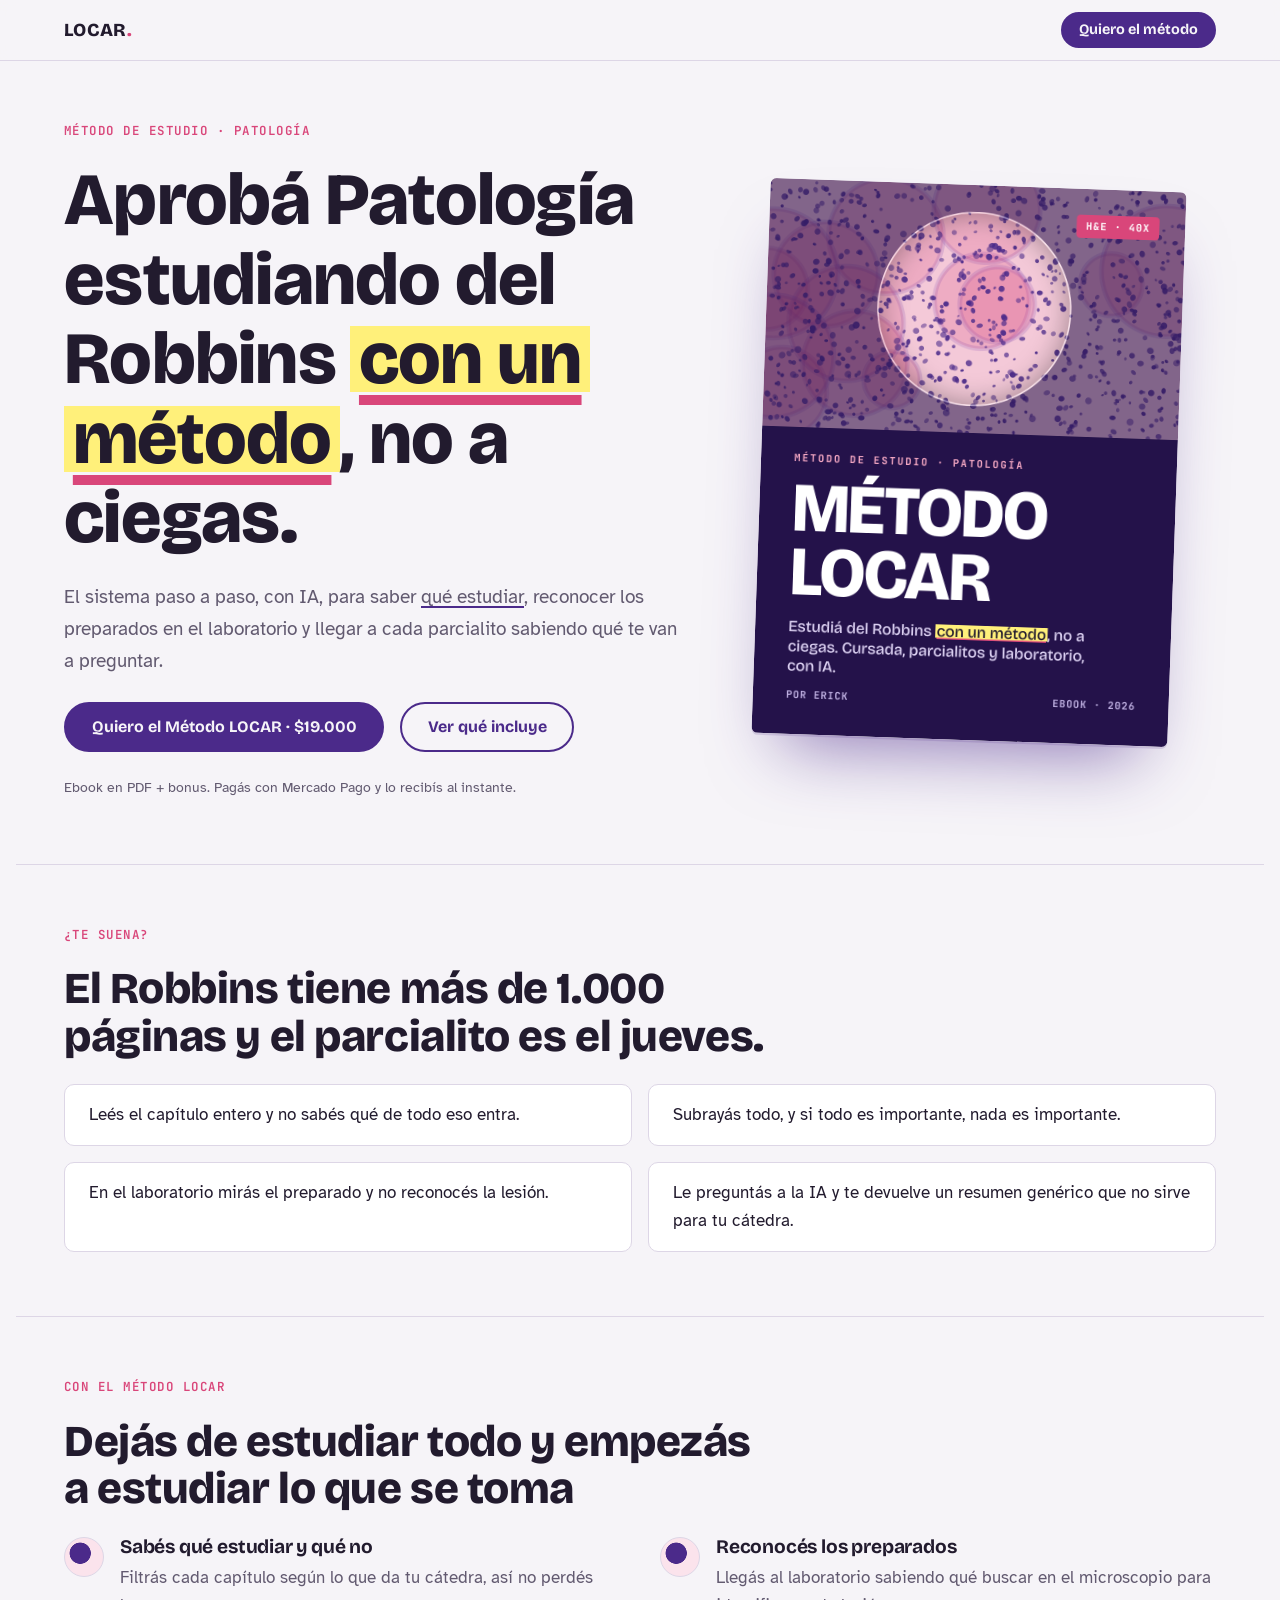
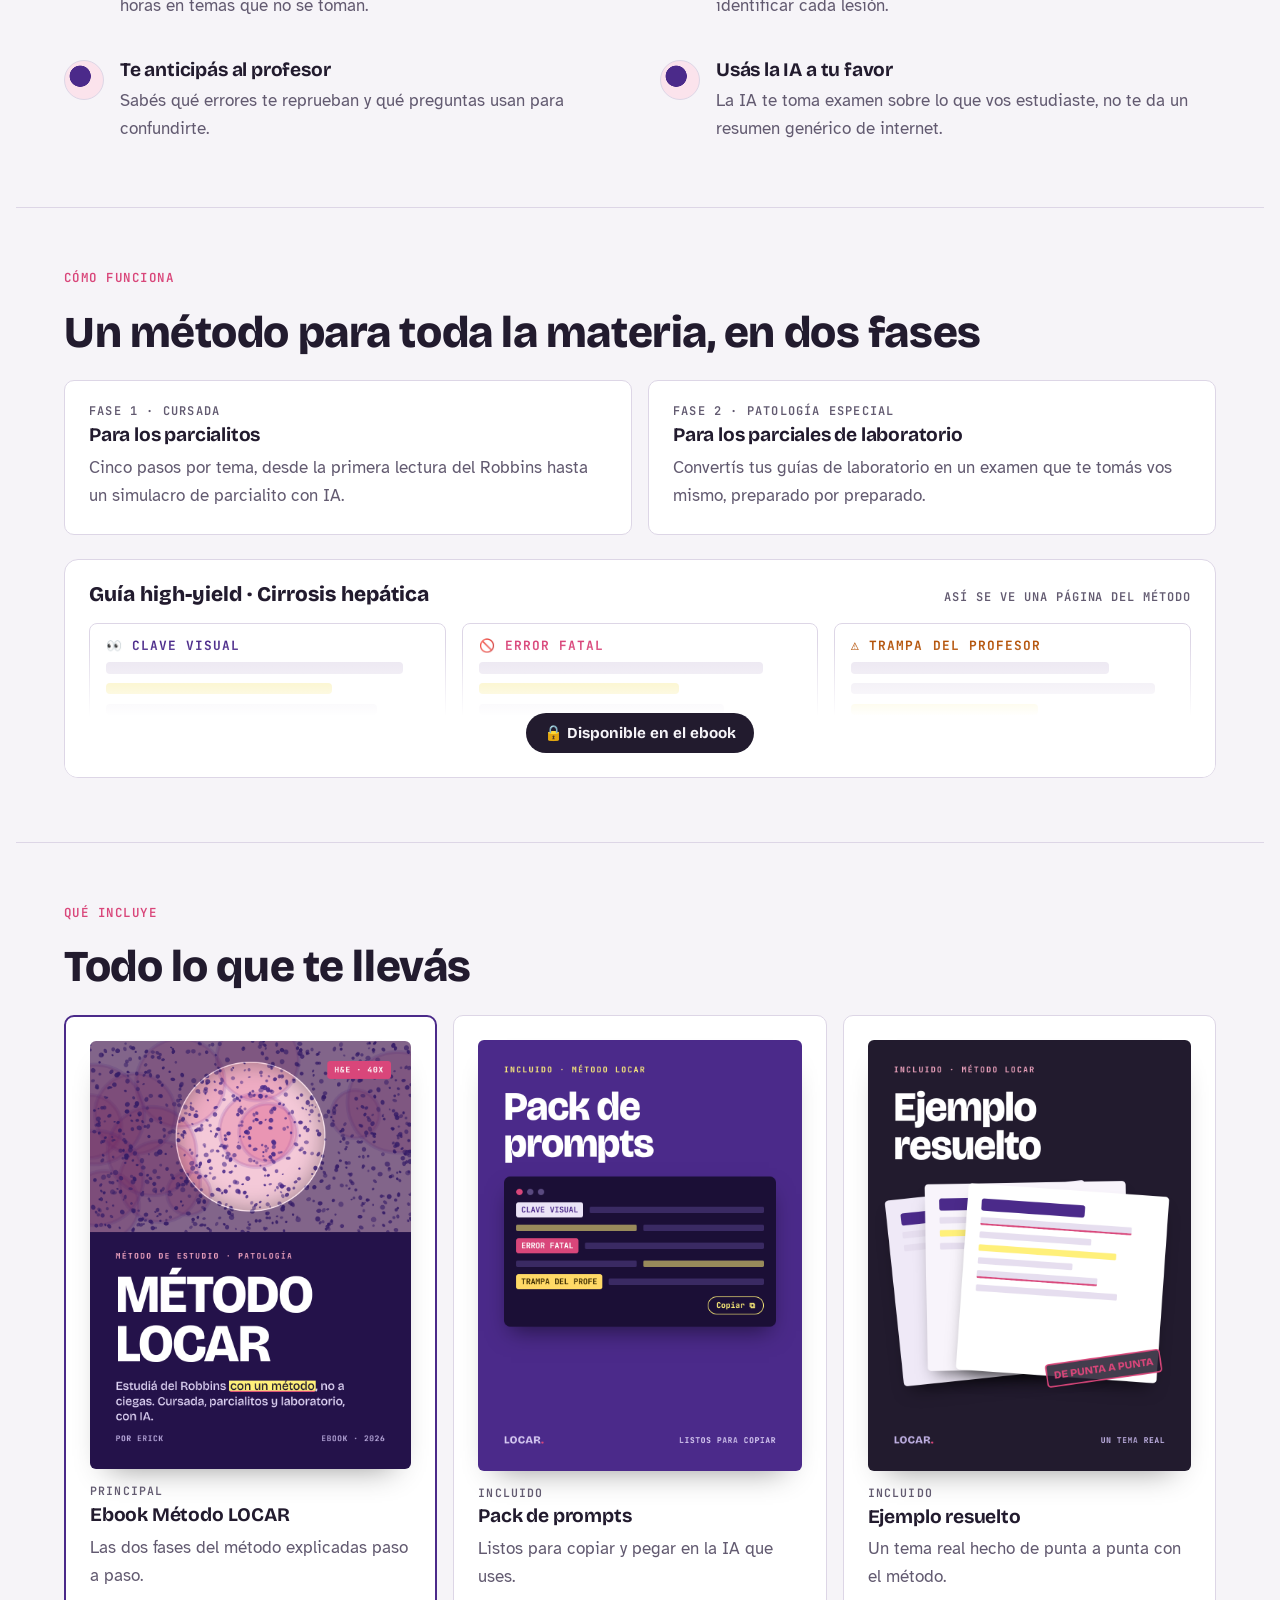
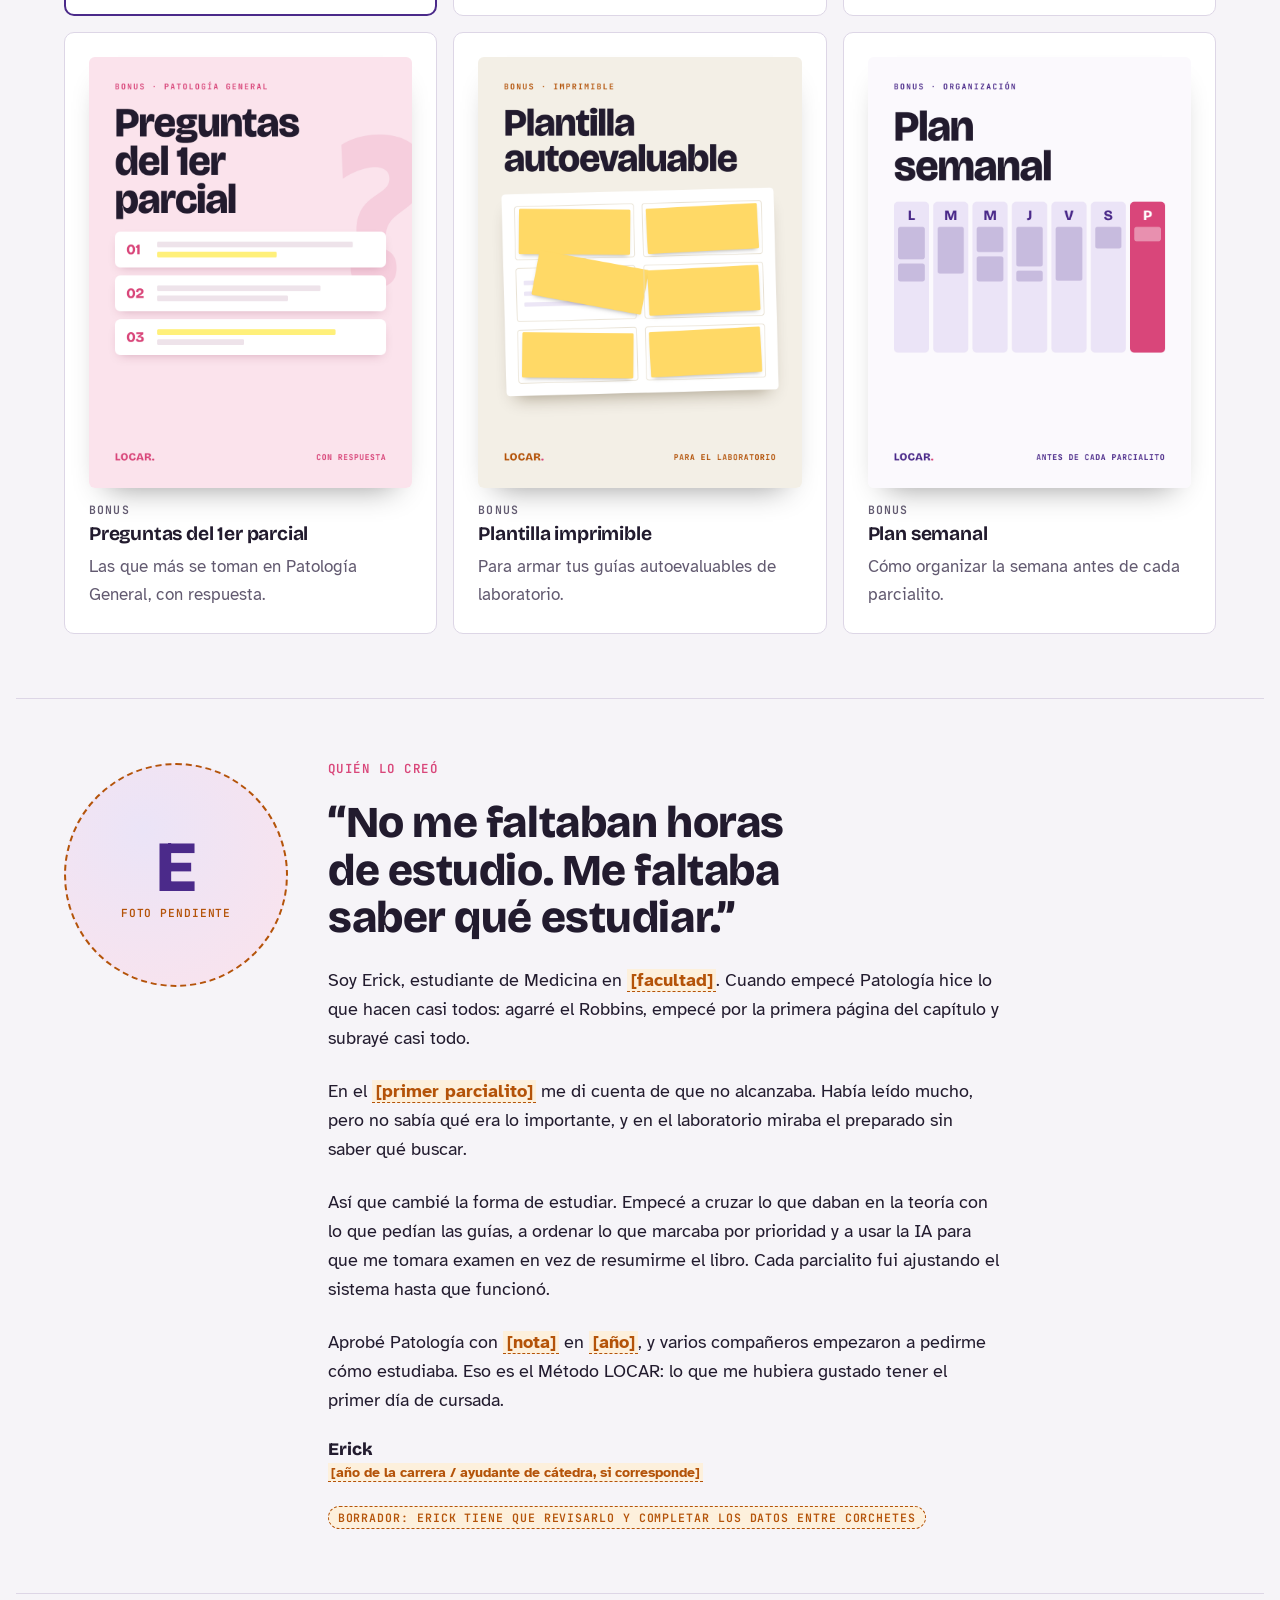
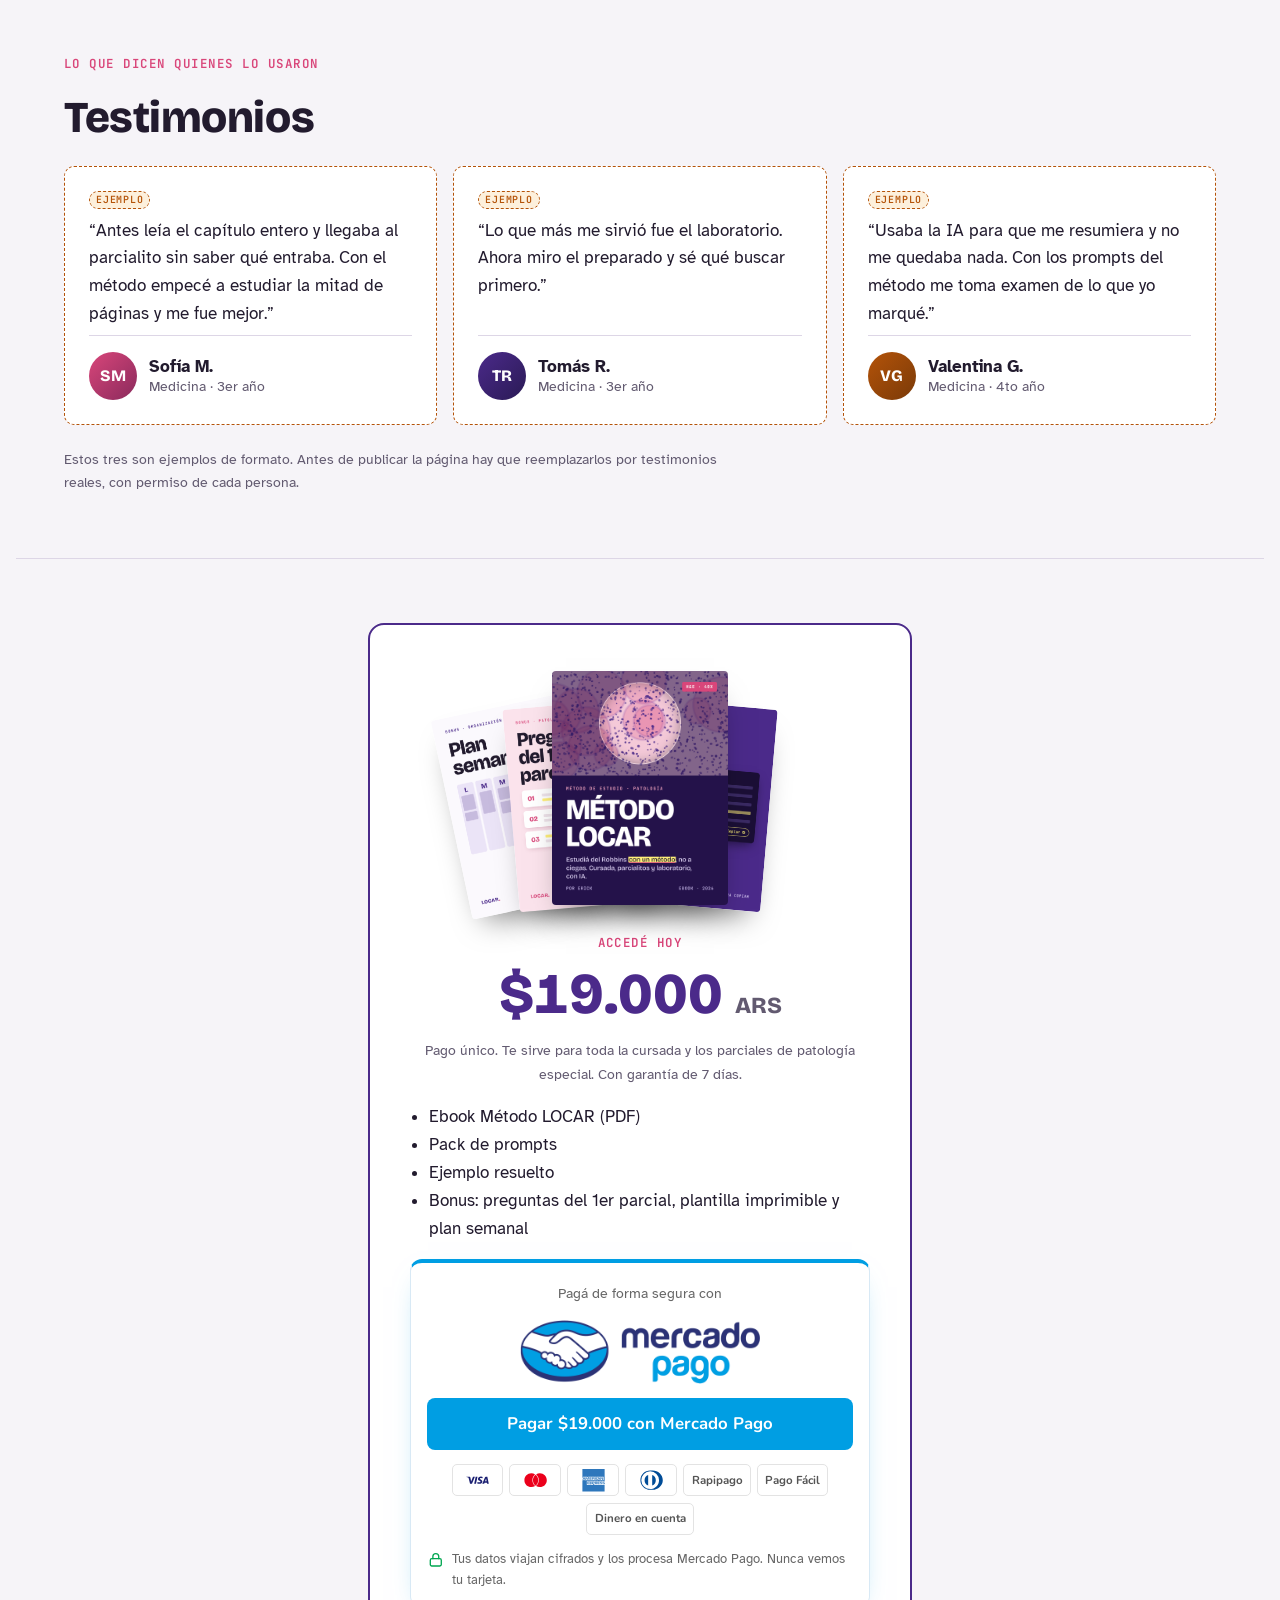
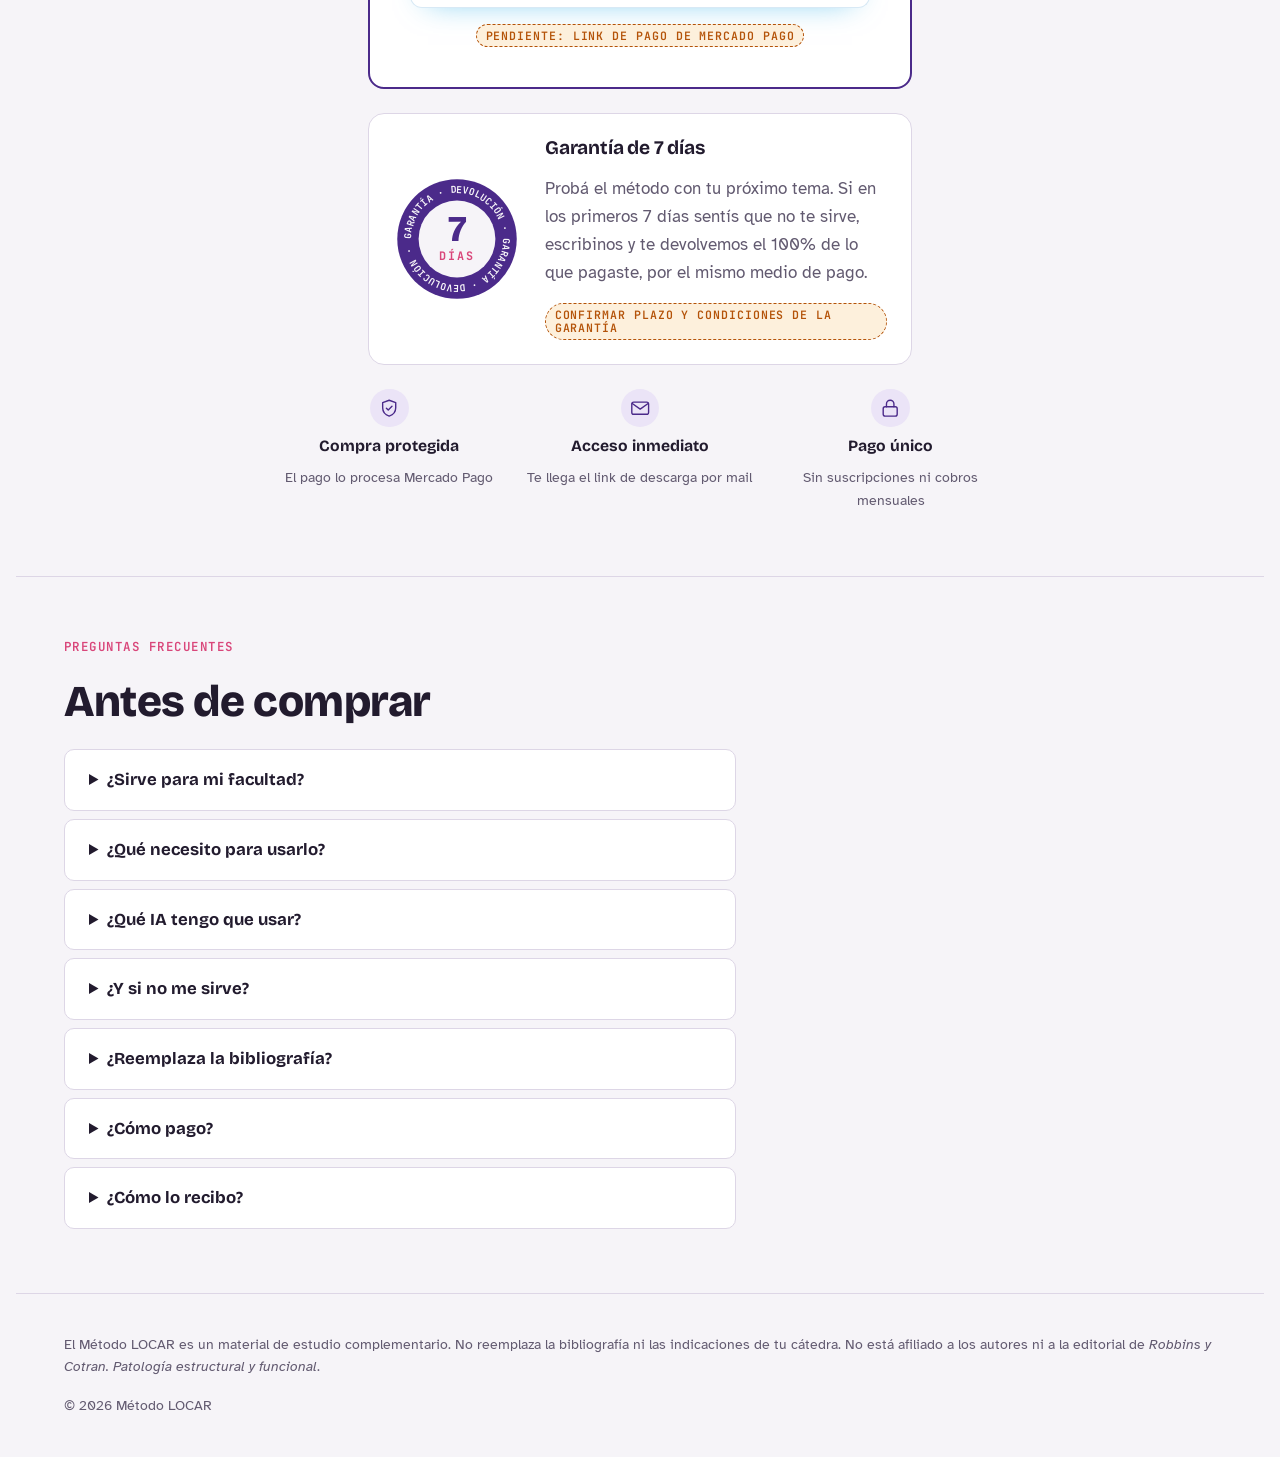
<file: landing-portadas-claude.html>
<!doctype html>
<html lang="es">
<head>
<meta charset="utf-8">
<meta name="viewport" content="width=device-width, initial-scale=1, viewport-fit=cover">
<meta name="color-scheme" content="light only">
<meta name="theme-color" content="#f6f4f8">
<title>Método LOCAR · Versión B</title>
<meta name="description" content="Método de estudio para Patología con el Robbins y la IA: sabé qué estudiar, reconocé los preparados y llegá al parcialito habiéndote evaluado.">
<link rel="preconnect" href="https://fonts.googleapis.com">
<link rel="preconnect" href="https://fonts.gstatic.com" crossorigin>
<link rel="stylesheet" href="https://fonts.googleapis.com/css2?family=Bricolage+Grotesque:opsz,wght@12..96,500;12..96,700;12..96,800&family=Atkinson+Hyperlegible:ital,wght@0,400;0,700;1,400&family=JetBrains+Mono:wght@400;600&family=Nunito:wght@700;800&display=swap">
<style>
/* Layout: landing de venta en una columna, con un "preparado" como portada y una vista previa bloqueada del contenido. */
:root {
  --bg: #f6f4f8;          /* vidrio del portaobjetos */
  --surface: #ffffff;
  --ink: #221b2e;
  --muted: #625a70;
  --line: #ddd6e6;
  --hema: #4b2a8a;        /* hematoxilina: acento principal */
  --hema-soft: #ebe4f7;
  --eosin: #d9467a;       /* eosina: alertas y etiquetas */
  --eosin-soft: #fbe3ec;
  --mark: #fff07a;        /* resaltador */
  --mark-ink: #221b2e;
  --skel: #e7e1ee;
  --pending: #b45309;
  --pending-soft: #fdf0dc;

  --f-display: "Bricolage Grotesque", "Segoe UI", system-ui, sans-serif;
  --f-body: "Atkinson Hyperlegible", "Segoe UI", system-ui, sans-serif;
  --f-mono: "JetBrains Mono", ui-monospace, "SFMono-Regular", Menlo, monospace;

  --s-1: .5rem; --s-2: 1rem; --s-3: 1.5rem; --s-4: 2.5rem; --s-5: 4rem;
  --r: 10px;
  color-scheme: light only;
  --w: 72rem;
  --read: 42rem;
}

* { box-sizing: border-box; }
html { scroll-behavior: smooth; }
@media (prefers-reduced-motion: reduce) { html { scroll-behavior: auto; } *, *::before, *::after { transition: none !important; } }
body {
  margin: 0; background: var(--bg); color: var(--ink);
  font: 400 1.0625rem/1.65 var(--f-body);
  padding-inline: 16px;
}
img { max-width: 100%; }
a { color: var(--hema); }
:focus-visible { outline: 3px solid var(--eosin); outline-offset: 3px; border-radius: 4px; }
.wrap { max-width: var(--w); margin-inline: auto; }
.read { max-width: var(--read); }

h1, h2, h3 { font-family: var(--f-display); line-height: 1.08; text-wrap: balance; margin: 0; letter-spacing: -.01em; }
h1 { font-size: clamp(2.4rem, 6.5vw, 4.6rem); font-weight: 800; }
h2 { font-size: clamp(1.8rem, 4vw, 2.75rem); font-weight: 800; }
h3 { font-size: 1.2rem; font-weight: 700; }
p { margin: 0; }
.eyebrow { font: 600 .78rem/1 var(--f-mono); text-transform: uppercase; letter-spacing: .12em; color: var(--eosin); }
.lead { font-size: 1.2rem; color: var(--muted); }
.stack { display: flex; flex-direction: column; gap: var(--s-2); }
.stack-lg { display: flex; flex-direction: column; gap: var(--s-3); }

/* Resaltador y subrayado: el gesto del método, usado solo en titulares */
.sub { text-decoration: underline; text-decoration-color: var(--hema); text-decoration-thickness: .12em; text-underline-offset: .18em; }
.max { background: linear-gradient(transparent 12%, var(--mark) 12%, var(--mark) 88%, transparent 88%); color: var(--mark-ink); padding-inline: .12em; text-decoration: underline; text-decoration-color: var(--eosin); text-decoration-thickness: .14em; text-underline-offset: .16em; box-decoration-break: clone; -webkit-box-decoration-break: clone; }

/* Pendientes: lo que todavía hay que definir */
.pend { display: inline-flex; align-items: center; gap: .4em; font: 600 .72rem/1.2 var(--f-mono); text-transform: uppercase; letter-spacing: .08em; color: var(--pending); background: var(--pending-soft); border: 1px dashed var(--pending); border-radius: 999px; padding: .3em .75em; align-self: flex-start; }
.pend-box { border: 2px dashed var(--pending); background: var(--pending-soft); border-radius: var(--r); padding: var(--s-3); }

/* Nav */
.nav { position: sticky; top: env(safe-area-inset-top, 0px); z-index: 10; background: color-mix(in srgb, var(--bg) 88%, transparent); backdrop-filter: blur(8px); border-bottom: 1px solid var(--line); margin-inline: -16px; padding: .75rem 16px; }
.nav .wrap { display: flex; align-items: center; justify-content: space-between; gap: var(--s-2); }
.brand { font: 800 1.15rem/1 var(--f-display); text-decoration: none; color: var(--ink); letter-spacing: .02em; }
.brand span { color: var(--eosin); }
.btn { display: inline-flex; align-items: center; justify-content: center; gap: .5em; font: 700 1rem/1 var(--f-display); text-decoration: none; border-radius: 999px; padding: .95em 1.6em; border: 2px solid var(--hema); background: var(--hema); color: var(--bg); cursor: pointer; transition: transform .15s ease; }
.btn:hover { transform: translateY(-2px); }
.btn.ghost { background: transparent; color: var(--hema); }
.btn.sm { padding: .6em 1.1em; font-size: .9rem; }

section { padding-block: var(--s-5); }
section + section { border-top: 1px solid var(--line); }

/* Hero */
.hero-grid { display: grid; grid-template-columns: 1.25fr 1fr; gap: var(--s-4); align-items: center; }
.hero-grid > * { min-width: 0; }
.ctas { display: flex; flex-wrap: wrap; gap: var(--s-2); align-items: center; }
.note { font-size: .9rem; color: var(--muted); }

/* Dolor */
.pains { display: grid; grid-template-columns: repeat(2, 1fr); gap: var(--s-2); padding: 0; margin: 0; }
.pains li { list-style: none; background: var(--surface); border: 1px solid var(--line); border-radius: var(--r); padding: var(--s-2) var(--s-3); }

/* Resultados */
.wins { display: grid; grid-template-columns: repeat(2, 1fr); gap: var(--s-4) var(--s-4); padding: 0; margin: 0; }
.wins li { list-style: none; display: grid; grid-template-columns: 2.5rem 1fr; gap: var(--s-2); }
.wins li > div { min-width: 0; display: flex; flex-direction: column; gap: .4rem; }
.wins .dot { width: 2.5rem; height: 2.5rem; border-radius: 50%; background: radial-gradient(circle at 40% 40%, var(--hema) 0 32%, var(--eosin-soft) 34%); border: 1px solid var(--line); }
.wins p { color: var(--muted); }

/* Fases */
.phases { display: grid; grid-template-columns: 1fr 1fr; gap: var(--s-2); }
.phase { background: var(--surface); border: 1px solid var(--line); border-radius: var(--r); padding: var(--s-3); display: flex; flex-direction: column; gap: var(--s-1); min-width: 0; }
.phase .k { font: 600 .75rem/1 var(--f-mono); text-transform: uppercase; letter-spacing: .1em; color: var(--muted); }
.phase p { color: var(--muted); }

/* Vista previa bloqueada */
.preview { position: relative; background: var(--surface); border: 1px solid var(--line); border-radius: 14px; padding: var(--s-3); display: grid; gap: var(--s-2); overflow: hidden; }
.preview-head { display: flex; justify-content: space-between; align-items: baseline; gap: var(--s-2); flex-wrap: wrap; }
.preview-head b { font: 800 1.3rem/1.1 var(--f-display); }
.preview-head small { font: 600 .75rem/1 var(--f-mono); color: var(--muted); text-transform: uppercase; letter-spacing: .08em; }
.cols { display: grid; grid-template-columns: repeat(3, 1fr); gap: var(--s-2); }
.col { border: 1px solid var(--line); border-radius: 8px; padding: var(--s-2); display: flex; flex-direction: column; gap: .6rem; min-width: 0; }
.col .ico { font: 700 .8rem/1 var(--f-mono); text-transform: uppercase; letter-spacing: .08em; }
.col.v .ico { color: var(--hema); }
.col.f .ico { color: var(--eosin); }
.col.t .ico { color: var(--pending); }
.bar { height: .7rem; border-radius: 4px; background: var(--skel); }
.bar.hl { background: color-mix(in srgb, var(--mark) 70%, var(--skel)); }
.lock { position: absolute; inset: auto 0 0 0; height: 62%; background: linear-gradient(transparent, var(--surface) 55%); display: flex; align-items: flex-end; justify-content: center; padding: var(--s-3); }
.lock span { font: 700 .95rem/1.2 var(--f-display); background: var(--ink); color: var(--bg); border-radius: 999px; padding: .7em 1.2em; }

/* Incluye */
.incl { display: grid; grid-template-columns: repeat(3, 1fr); gap: var(--s-2); padding: 0; margin: 0; }
.incl li { list-style: none; background: var(--surface); border: 1px solid var(--line); border-radius: var(--r); padding: var(--s-3); display: flex; flex-direction: column; gap: var(--s-1); }
.incl .tipo { font: 600 .72rem/1 var(--f-mono); text-transform: uppercase; letter-spacing: .1em; color: var(--muted); }
.incl .core { border: 2px solid var(--hema); }
.incl p { color: var(--muted); }

/* Portadas */
.hero-cover { width: 100%; max-width: 26rem; height: auto; justify-self: center; border-radius: 6px; box-shadow: 0 40px 70px -30px color-mix(in srgb, var(--hema) 60%, transparent), 0 2px 0 var(--line); transform: rotate(2deg); }
.thumb { width: 100%; height: auto; aspect-ratio: 3 / 4; object-fit: cover; object-position: top; object-fit: cover; border-radius: 6px; box-shadow: 0 16px 30px -18px rgba(0,0,0,.45); margin-bottom: var(--s-1); }
.bundle { position: relative; height: 15rem; max-width: 100%; margin-bottom: var(--s-2); }
.bundle img { position: absolute; left: 50%; bottom: 0; width: 9.5rem; height: auto; aspect-ratio: 3 / 4; object-fit: cover; object-position: top; border-radius: 4px; box-shadow: 0 18px 30px -14px rgba(0,0,0,.5); }
.bundle img:nth-child(1) { transform: translateX(-125%) rotate(-12deg); }
.bundle img:nth-child(2) { transform: translateX(-85%) rotate(-5deg); }
.bundle img:nth-child(3) { transform: translateX(-15%) rotate(5deg); }
.bundle img:nth-child(4) { transform: translateX(-50%) rotate(0deg); width: 11rem; z-index: 1; }

/* Confianza */
.trust svg { fill: none; stroke: currentColor; stroke-width: 1.7; stroke-linecap: round; stroke-linejoin: round; flex: none; }
.trust { display: grid; grid-template-columns: repeat(3, 1fr); gap: var(--s-2); max-width: 46rem; margin: var(--s-3) auto 0; padding: 0; }
.trust li { list-style: none; display: flex; flex-direction: column; align-items: center; text-align: center; gap: .4rem; font-size: .88rem; color: var(--muted); }
.trust li svg { width: 2.4rem; height: 2.4rem; padding: .5rem; border-radius: 50%; background: var(--hema-soft); color: var(--hema); stroke-width: 1.5; }
.trust b { color: var(--ink); font-family: var(--f-display); font-size: .98rem; }
@media (max-width: 560px) { .trust { grid-template-columns: 1fr; } }

/* Checkout con identidad de Mercado Pago */
.mp-panel { display: grid; gap: .9rem; justify-items: center; background: #ffffff; color: #333333; border: 1px solid #d8e9f5; border-top: 4px solid #009ee3; border-radius: 12px; padding: 1.25rem 1rem 1rem; box-shadow: 0 10px 30px -18px rgba(0,158,227,.6); }
.mp-kicker { font-size: .85rem; color: #666666; }
.mp-logo { width: 15rem; max-width: 100%; height: auto; }
.mp-oval { width: 4.2rem; height: 4.2rem; }
.mp-word { display: flex; flex-direction: column; font: 800 1.55rem/.92 "Nunito", var(--f-display); letter-spacing: -.01em; text-align: left; }
.mp-word b:first-child { color: #2d3277; }
.mp-word b:last-child { color: #009ee3; }
.mp-btn { display: flex; align-items: center; justify-content: center; width: 100%; min-height: 3.25rem; padding: .8rem 1rem; border-radius: 8px; background: #009ee3; color: #ffffff; font: 700 1.05rem/1.2 "Nunito", var(--f-body); text-decoration: none; transition: background .15s ease; }
.mp-btn:hover { background: #0089c7; }
.pay-row { display: flex; flex-wrap: wrap; justify-content: center; gap: .4rem; }
.pay-chip { display: inline-flex; align-items: center; justify-content: center; height: 2rem; min-width: 3.1rem; padding: 0 .45rem; background: #ffffff; border: 1px solid #e3e3e3; border-radius: 5px; }
.pay-chip svg { width: 2.2rem; height: 1.4rem; }
.pay-chip.txt { font: 700 .72rem/1 "Nunito", var(--f-body); color: #555555; }
.mp-secure { display: flex; align-items: flex-start; gap: .45rem; font-size: .8rem; color: #666666; text-align: left; }
.mp-secure svg { width: 1.1rem; height: 1.1rem; flex: none; fill: none; stroke: #00a650; stroke-width: 1.8; stroke-linecap: round; stroke-linejoin: round; margin-top: .1rem; }

/* Garantía */
.guarantee { display: grid; grid-template-columns: 8rem 1fr; gap: var(--s-3); align-items: center; max-width: 34rem; margin: var(--s-3) auto 0; background: var(--surface); border: 1px solid var(--line); border-radius: 16px; padding: var(--s-3); }
.guarantee > * { min-width: 0; }
.guarantee p { color: var(--muted); }
.seal { width: 100%; max-width: 8rem; height: auto; }
.seal-out { fill: var(--hema); }
.seal-in { fill: var(--bg); }
.seal-ring { font: 700 9px/1 var(--f-mono); fill: var(--bg); }
.seal-num { font: 800 34px/1 var(--f-display); fill: var(--hema); }
.seal-days { font: 700 11px/1 var(--f-mono); letter-spacing: 2px; fill: var(--eosin); }
@media (max-width: 560px) { .guarantee { grid-template-columns: 1fr; justify-items: center; text-align: center; } .guarantee .pend { align-self: center; } }

/* Historia del autor */
.story { display: grid; grid-template-columns: 14rem 1fr; gap: var(--s-4); align-items: start; }
.story > * { min-width: 0; }
.avatar { aspect-ratio: 1; max-width: 100%; border-radius: 50%; background: radial-gradient(circle at 35% 30%, var(--hema-soft), var(--eosin-soft)); border: 2px dashed var(--pending); display: flex; flex-direction: column; align-items: center; justify-content: center; gap: .3rem; }
.avatar span { font: 800 4.5rem/1 var(--f-display); color: var(--hema); }
.avatar small { font: 600 .7rem/1 var(--f-mono); text-transform: uppercase; letter-spacing: .08em; color: var(--pending); }
.story p { font-size: 1.1rem; }
.sign { font: 800 1.4rem/1.2 var(--f-display); display: flex; flex-direction: column; gap: .2rem; }
.sign small { font: 400 .9rem/1.3 var(--f-body); color: var(--muted); }
.fill { background: var(--pending-soft); color: var(--pending); border-bottom: 1px dashed var(--pending); padding-inline: .2em; font-weight: 700; }
.quotes { display: grid; grid-template-columns: repeat(3, 1fr); gap: var(--s-2); }
.quote { margin: 0; }
.quote blockquote { margin: 0; font-size: 1.05rem; }
.quote figcaption { display: flex; align-items: center; gap: .75rem; margin-top: auto; padding-top: var(--s-2); border-top: 1px solid var(--line); }
.quote figcaption > span:last-child { display: flex; flex-direction: column; line-height: 1.3; }
.quote figcaption small { color: var(--muted); }
.av { flex: none; width: 3rem; height: 3rem; border-radius: 50%; display: grid; place-items: center; font: 800 1rem/1 var(--f-display); color: #fff; letter-spacing: .03em; }
.av-a { background: linear-gradient(135deg, #d9467a, #8a2a5c); }
.av-b { background: linear-gradient(135deg, #4b2a8a, #2a1a55); }
.av-c { background: linear-gradient(135deg, #b45309, #7a3a08); }
.quotes .pend { font-size: .62rem; padding: .2em .6em; }

/* Precio */
.duo { display: grid; grid-template-columns: 1fr 1fr; gap: var(--s-4); align-items: start; }
.duo > * { min-width: 0; }
.quote { background: var(--surface); border: 1px dashed var(--pending); border-radius: var(--r); padding: var(--s-3); display: flex; flex-direction: column; gap: var(--s-1); }
.quote p { font-style: italic; }
.quote small { color: var(--muted); }
.price { overflow: hidden; background: var(--surface); border: 2px solid var(--hema); border-radius: 16px; padding: var(--s-4); display: grid; gap: var(--s-2); max-width: 34rem; margin-inline: auto; text-align: center; }
.price .amt { font: 800 clamp(2.6rem, 8vw, 3.6rem)/1 var(--f-display); color: var(--hema); font-variant-numeric: tabular-nums; }
.price .amt small { font-size: .4em; color: var(--muted); }
.price ul { text-align: left; margin: 0; padding-left: 1.2rem; }
.price .pend { justify-self: center; align-self: center; }

details { background: var(--surface); border: 1px solid var(--line); border-radius: var(--r); padding: var(--s-2) var(--s-3); }
details + details { margin-top: var(--s-1); }
summary { cursor: pointer; font-weight: 700; font-family: var(--f-display); font-size: 1.05rem; }
details[open] summary { margin-bottom: var(--s-1); }

.disclaimer { font-size: .85rem; color: var(--muted); }
footer { padding-block: var(--s-4); color: var(--muted); font-size: .85rem; border-top: 1px solid var(--line); }

@media (max-width: 860px) {
  .hero-grid, .duo, .phases { grid-template-columns: 1fr; }
  .hero-cover { max-width: 20rem; }
  .incl, .cols, .quotes { grid-template-columns: 1fr; }
  .story { grid-template-columns: 1fr; }
  .avatar { width: 9rem; }
}
@media (max-width: 560px) {
  .pains, .wins { grid-template-columns: 1fr; }
  .nav .btn { display: none; }
  .bundle { height: 11rem; }
  .bundle img { width: 6.5rem; }
  .bundle img:nth-child(4) { width: 7.5rem; }
}
</style>
</head>
<body>

<nav class="nav" aria-label="Principal">
  <div class="wrap">
    <a class="brand" href="#top">LOCAR<span>.</span></a>
    <a class="btn sm" href="#comprar">Quiero el método</a>
  </div>
</nav>

<main id="top">

<!-- HERO -->
<section>
  <div class="wrap hero-grid">
    <div class="stack-lg">
      <span class="eyebrow">Método de estudio · Patología</span>
      <h1>Aprobá Patología estudiando del Robbins <span class="max">con un método</span>, no a ciegas.</h1>
      <p class="lead">El sistema paso a paso, con IA, para saber <span class="sub">qué estudiar</span>, reconocer los preparados en el laboratorio y llegar a cada parcialito sabiendo qué te van a preguntar.</p>
      <div class="ctas">
        <a class="btn" href="#comprar">Quiero el Método LOCAR · $19.000</a>
        <a class="btn ghost" href="#incluye">Ver qué incluye</a>
      </div>
      <p class="note">Ebook en PDF + bonus. Pagás con Mercado Pago y lo recibís al instante.</p>
    </div>
    <img class="hero-cover" src="assets/img/ebook.png" width="900" height="1200" alt="Portada del ebook Método LOCAR">
  </div>
</section>

<!-- DOLOR -->
<section>
  <div class="wrap stack-lg">
    <span class="eyebrow">¿Te suena?</span>
    <h2>El Robbins tiene más de 1.000 páginas y el parcialito es el jueves.</h2>
    <ul class="pains">
      <li>Leés el capítulo entero y no sabés qué de todo eso entra.</li>
      <li>Subrayás todo, y si todo es importante, nada es importante.</li>
      <li>En el laboratorio mirás el preparado y no reconocés la lesión.</li>
      <li>Le preguntás a la IA y te devuelve un resumen genérico que no sirve para tu cátedra.</li>
    </ul>
  </div>
</section>

<!-- RESULTADOS -->
<section>
  <div class="wrap stack-lg">
    <span class="eyebrow">Con el Método LOCAR</span>
    <h2>Dejás de estudiar todo y empezás a estudiar lo que se toma</h2>
    <ul class="wins">
      <li><span class="dot" aria-hidden="true"></span><div><h3>Sabés qué estudiar y qué no</h3><p>Filtrás cada capítulo según lo que da tu cátedra, así no perdés horas en temas que no se toman.</p></div></li>
      <li><span class="dot" aria-hidden="true"></span><div><h3>Reconocés los preparados</h3><p>Llegás al laboratorio sabiendo qué buscar en el microscopio para identificar cada lesión.</p></div></li>
      <li><span class="dot" aria-hidden="true"></span><div><h3>Te anticipás al profesor</h3><p>Sabés qué errores te reprueban y qué preguntas usan para confundirte.</p></div></li>
      <li><span class="dot" aria-hidden="true"></span><div><h3>Usás la IA a tu favor</h3><p>La IA te toma examen sobre lo que vos estudiaste, no te da un resumen genérico de internet.</p></div></li>
    </ul>
  </div>
</section>

<!-- CÓMO FUNCIONA (alto nivel) -->
<section id="metodo">
  <div class="wrap stack-lg">
    <span class="eyebrow">Cómo funciona</span>
    <h2>Un método para toda la materia, en dos fases</h2>
    <div class="phases">
      <div class="phase">
        <span class="k">Fase 1 · Cursada</span>
        <h3>Para los parcialitos</h3>
        <p>Cinco pasos por tema, desde la primera lectura del Robbins hasta un simulacro de parcialito con IA.</p>
      </div>
      <div class="phase">
        <span class="k">Fase 2 · Patología especial</span>
        <h3>Para los parciales de laboratorio</h3>
        <p>Convertís tus guías de laboratorio en un examen que te tomás vos mismo, preparado por preparado.</p>
      </div>
    </div>

    <div class="preview" aria-label="Vista previa del contenido del ebook">
      <div class="preview-head">
        <b>Guía high-yield · Cirrosis hepática</b>
        <small>Así se ve una página del método</small>
      </div>
      <div class="cols">
        <div class="col v"><span class="ico">👀 Clave visual</span><div class="bar" style="width:92%"></div><div class="bar hl" style="width:70%"></div><div class="bar" style="width:84%"></div><div class="bar" style="width:55%"></div></div>
        <div class="col f"><span class="ico">🚫 Error fatal</span><div class="bar" style="width:88%"></div><div class="bar hl" style="width:62%"></div><div class="bar" style="width:76%"></div></div>
        <div class="col t"><span class="ico">⚠️ Trampa del profesor</span><div class="bar" style="width:80%"></div><div class="bar" style="width:94%"></div><div class="bar hl" style="width:58%"></div></div>
      </div>
      <div class="lock"><span>🔒 Disponible en el ebook</span></div>
    </div>
  </div>
</section>

<!-- QUÉ INCLUYE -->
<section id="incluye">
  <div class="wrap stack-lg">
    <span class="eyebrow">Qué incluye</span>
    <h2>Todo lo que te llevás</h2>
    <ul class="incl">
      <li class="core"><img class="thumb" src="assets/img/ebook.png" width="900" height="1200" alt="Portada: Ebook Método LOCAR" loading="lazy"><span class="tipo">Principal</span><h3>Ebook Método LOCAR</h3><p>Las dos fases del método explicadas paso a paso.</p></li>
      <li><img class="thumb" src="assets/img/prompts.png" width="900" height="1200" alt="Portada: Pack de prompts" loading="lazy"><span class="tipo">Incluido</span><h3>Pack de prompts</h3><p>Listos para copiar y pegar en la IA que uses.</p></li>
      <li><img class="thumb" src="assets/img/ejemplo.png" width="900" height="1200" alt="Portada: Ejemplo resuelto" loading="lazy"><span class="tipo">Incluido</span><h3>Ejemplo resuelto</h3><p>Un tema real hecho de punta a punta con el método.</p></li>
      <li><img class="thumb" src="assets/img/preguntas.png" width="900" height="1200" alt="Portada: Preguntas del 1er parcial" loading="lazy"><span class="tipo">Bonus</span><h3>Preguntas del 1er parcial</h3><p>Las que más se toman en Patología General, con respuesta.</p></li>
      <li><img class="thumb" src="assets/img/plantilla.png" width="900" height="1200" alt="Portada: Plantilla imprimible" loading="lazy"><span class="tipo">Bonus</span><h3>Plantilla imprimible</h3><p>Para armar tus guías autoevaluables de laboratorio.</p></li>
      <li><img class="thumb" src="assets/img/plan.png" width="900" height="1200" alt="Portada: Plan semanal" loading="lazy"><span class="tipo">Bonus</span><h3>Plan semanal</h3><p>Cómo organizar la semana antes de cada parcialito.</p></li>
    </ul>
  </div>
</section>

<!-- HISTORIA DE ERICK -->
<section id="autor">
  <div class="wrap story">
    <div class="avatar" aria-label="Foto de Erick (pendiente)"><span>E</span><small>Foto pendiente</small></div>
    <div class="stack-lg read">
      <span class="eyebrow">Quién lo creó</span>
      <h2>“No me faltaban horas de estudio. Me faltaba saber qué estudiar.”</h2>
      <p>Soy Erick, estudiante de Medicina en <span class="fill">[facultad]</span>. Cuando empecé Patología hice lo que hacen casi todos: agarré el Robbins, empecé por la primera página del capítulo y subrayé casi todo.</p>
      <p>En el <span class="fill">[primer parcialito]</span> me di cuenta de que no alcanzaba. Había leído mucho, pero no sabía qué era lo importante, y en el laboratorio miraba el preparado sin saber qué buscar.</p>
      <p>Así que cambié la forma de estudiar. Empecé a cruzar lo que daban en la teoría con lo que pedían las guías, a ordenar lo que marcaba por prioridad y a usar la IA para que me tomara examen en vez de resumirme el libro. Cada parcialito fui ajustando el sistema hasta que funcionó.</p>
      <p>Aprobé Patología con <span class="fill">[nota]</span> en <span class="fill">[año]</span>, y varios compañeros empezaron a pedirme cómo estudiaba. Eso es el Método LOCAR: lo que me hubiera gustado tener el primer día de cursada.</p>
      <p class="sign">Erick <small><span class="fill">[año de la carrera / ayudante de cátedra, si corresponde]</span></small></p>
      <span class="pend">Borrador: Erick tiene que revisarlo y completar los datos entre corchetes</span>
    </div>
  </div>
</section>

<!-- TESTIMONIOS -->
<section id="testimonios">
  <div class="wrap stack-lg">
    <span class="eyebrow">Lo que dicen quienes lo usaron</span>
    <h2>Testimonios</h2>
    <div class="quotes">
      <figure class="quote">
        <span class="pend">Ejemplo</span>
        <blockquote>“Antes leía el capítulo entero y llegaba al parcialito sin saber qué entraba. Con el método empecé a estudiar la mitad de páginas y me fue mejor.”</blockquote>
        <figcaption><span class="av av-a" aria-hidden="true">SM</span><span><b>Sofía M.</b><small>Medicina · 3er año</small></span></figcaption>
      </figure>
      <figure class="quote">
        <span class="pend">Ejemplo</span>
        <blockquote>“Lo que más me sirvió fue el laboratorio. Ahora miro el preparado y sé qué buscar primero.”</blockquote>
        <figcaption><span class="av av-b" aria-hidden="true">TR</span><span><b>Tomás R.</b><small>Medicina · 3er año</small></span></figcaption>
      </figure>
      <figure class="quote">
        <span class="pend">Ejemplo</span>
        <blockquote>“Usaba la IA para que me resumiera y no me quedaba nada. Con los prompts del método me toma examen de lo que yo marqué.”</blockquote>
        <figcaption><span class="av av-c" aria-hidden="true">VG</span><span><b>Valentina G.</b><small>Medicina · 4to año</small></span></figcaption>
      </figure>
    </div>
    <p class="disclaimer read">Estos tres son ejemplos de formato. Antes de publicar la página hay que reemplazarlos por testimonios reales, con permiso de cada persona.</p>
  </div>
</section>

<!-- PRECIO -->
<section id="comprar">
  <div class="wrap">
    <div class="price">
      <div class="bundle" aria-hidden="true">
        <img src="assets/img/plan.png" alt=""><img src="assets/img/preguntas.png" alt=""><img src="assets/img/prompts.png" alt=""><img src="assets/img/ebook.png" alt="">
      </div>
      <span class="eyebrow">Accedé hoy</span>
      <div class="amt">$19.000 <small>ARS</small></div>
      <p class="note">Pago único. Te sirve para toda la cursada y los parciales de patología especial. Con garantía de 7 días.</p>
      <ul>
        <li>Ebook Método LOCAR (PDF)</li>
        <li>Pack de prompts</li>
        <li>Ejemplo resuelto</li>
        <li>Bonus: preguntas del 1er parcial, plantilla imprimible y plan semanal</li>
      </ul>
      <div class="mp-panel">
        <p class="mp-kicker">Pagá de forma segura con</p>
        <img class="mp-logo" src="assets/logos/mercadopago-logo.png" width="290" height="77" alt="Mercado Pago">
        <a class="mp-btn" href="#comprar" id="mp-checkout" data-mp-link="">Pagar $19.000 con Mercado Pago</a>
        <div class="pay-row" aria-label="Tarjetas aceptadas">
          <span class="pay-chip" title="Visa"><svg viewBox="0 0 24 24" role="img" aria-label="Visa"><path fill="#1A1F71" d="M9.112 8.262L5.97 15.758H3.92L2.374 9.775c-.094-.368-.175-.503-.461-.658C1.447 8.864.677 8.627 0 8.479l.046-.217h3.3a.904.904 0 01.894.764l.817 4.338 2.018-5.102zm8.033 5.049c.008-1.979-2.736-2.088-2.717-2.972.006-.269.262-.555.822-.628a3.66 3.66 0 011.913.336l.34-1.59a5.207 5.207 0 00-1.814-.333c-1.917 0-3.266 1.02-3.278 2.479-.012 1.079.963 1.68 1.698 2.04.756.367 1.01.603 1.006.931-.005.504-.602.725-1.16.734-.975.015-1.54-.263-1.992-.473l-.351 1.642c.453.208 1.289.39 2.156.398 2.037 0 3.37-1.006 3.377-2.564m5.061 2.447H24l-1.565-7.496h-1.656a.883.883 0 00-.826.55l-2.909 6.946h2.036l.405-1.12h2.488zm-2.163-2.656l1.02-2.815.588 2.815zm-8.16-4.84l-1.603 7.496H8.34l1.605-7.496z"/></svg></span><span class="pay-chip" title="Mastercard"><svg viewBox="0 0 24 24" role="img" aria-label="Mastercard"><path fill="#EB001B" d="M11.343 18.031c.058.049.12.098.181.146-1.177.783-2.59 1.238-4.107 1.238C3.32 19.416 0 16.096 0 12c0-4.095 3.32-7.416 7.416-7.416 1.518 0 2.931.456 4.105 1.238-.06.051-.12.098-.165.15C9.6 7.489 8.595 9.688 8.595 12c0 2.311 1.001 4.51 2.748 6.031zm5.241-13.447c-1.52 0-2.931.456-4.105 1.238.06.051.12.098.165.15C14.4 7.489 15.405 9.688 15.405 12c0 2.31-1.001 4.507-2.748 6.031-.058.049-.12.098-.181.146 1.177.783 2.588 1.238 4.107 1.238C20.68 19.416 24 16.096 24 12c0-4.094-3.32-7.416-7.416-7.416zM12 6.174c-.096.075-.189.15-.28.231C10.156 7.764 9.169 9.765 9.169 12c0 2.236.987 4.236 2.551 5.595.09.08.185.158.28.232.096-.074.189-.152.28-.232 1.563-1.359 2.551-3.359 2.551-5.595 0-2.235-.987-4.236-2.551-5.595-.09-.08-.184-.156-.28-.231z"/></svg></span><span class="pay-chip" title="American Express"><svg viewBox="0 0 24 24" role="img" aria-label="American Express"><path fill="#2E77BC" d="M16.015 14.378c0-.32-.135-.496-.344-.622-.21-.12-.464-.135-.81-.135h-1.543v2.82h.675v-1.027h.72c.24 0 .39.024.478.125.12.13.104.38.104.55v.35h.66v-.555c-.002-.25-.017-.376-.108-.516-.06-.08-.18-.18-.33-.234l.02-.008c.18-.072.48-.297.48-.747zm-.87.407l-.028-.002c-.09.053-.195.058-.33.058h-.81v-.63h.824c.12 0 .24 0 .33.05.098.048.156.147.15.255 0 .12-.045.215-.134.27zM20.297 15.837H19v.6h1.304c.676 0 1.05-.278 1.05-.884 0-.28-.066-.448-.187-.582-.153-.133-.392-.193-.73-.207l-.376-.015c-.104 0-.18 0-.255-.03-.09-.03-.15-.105-.15-.21 0-.09.017-.166.09-.21.083-.046.177-.066.272-.06h1.23v-.602h-1.35c-.704 0-.958.437-.958.84 0 .9.776.855 1.407.87.104 0 .18.015.225.06.046.03.082.106.082.18 0 .077-.035.15-.08.18-.06.053-.15.07-.277.07zM0 0v10.096L.81 8.22h1.75l.225.464V8.22h2.043l.45 1.02.437-1.013h6.502c.295 0 .56.057.756.236v-.23h1.787v.23c.307-.17.686-.23 1.12-.23h2.606l.24.466v-.466h1.918l.254.465v-.466h1.858v3.948H20.87l-.36-.6v.585h-2.353l-.256-.63h-.583l-.27.614h-1.213c-.48 0-.84-.104-1.08-.24v.24h-2.89v-.884c0-.12-.03-.12-.105-.135h-.105v1.036H6.067v-.48l-.21.48H4.69l-.202-.48v.465H2.235l-.256-.624H1.4l-.256.624H0V24h23.786v-7.108c-.27.135-.613.18-.973.18H21.09v-.255c-.21.165-.57.255-.914.255H14.71v-.9c0-.12-.018-.12-.12-.12h-.075v1.022h-1.8v-1.066c-.298.136-.643.15-.928.136h-.214v.915h-2.18l-.54-.617-.57.6H4.742v-3.93h3.61l.518.602.554-.6h2.412c.28 0 .74.03.942.225v-.24h2.177c.202 0 .644.045.903.225v-.24h3.265v.24c.163-.164.508-.24.803-.24h1.89v.24c.194-.15.464-.24.84-.24h1.176V0H0zM21.156 14.955c.004.005.006.012.01.016.01.01.024.01.032.02l-.042-.035zM23.828 13.082h.065v.555h-.065zM23.865 15.03v-.005c-.03-.025-.046-.048-.075-.07-.15-.153-.39-.215-.764-.225l-.36-.012c-.12 0-.194-.007-.27-.03-.09-.03-.15-.105-.15-.21 0-.09.03-.16.09-.204.076-.045.15-.05.27-.05h1.223v-.588h-1.283c-.69 0-.96.437-.96.84 0 .9.78.855 1.41.87.104 0 .18.015.224.06.046.03.076.106.076.18 0 .07-.034.138-.09.18-.045.056-.136.07-.27.07h-1.288v.605h1.287c.42 0 .734-.118.9-.36h.03c.09-.134.135-.3.135-.523 0-.24-.045-.39-.135-.526zM18.597 14.208v-.583h-2.235V16.458h2.235v-.585h-1.57v-.57h1.533v-.584h-1.532v-.51M13.51 8.787h.685V11.6h-.684zM13.126 9.543l-.007.006c0-.314-.13-.5-.34-.624-.217-.125-.47-.135-.81-.135H10.43v2.82h.674v-1.034h.72c.24 0 .39.03.487.12.122.136.107.378.107.548v.354h.677v-.553c0-.25-.016-.375-.11-.516-.09-.107-.202-.19-.33-.237.172-.07.472-.3.472-.75zm-.855.396h-.015c-.09.054-.195.056-.33.056H11.1v-.623h.825c.12 0 .24.004.33.05.09.04.15.128.15.25s-.047.22-.134.266zM15.92 9.373h.632v-.6h-.644c-.464 0-.804.105-1.02.33-.286.3-.362.69-.362 1.11 0 .512.123.833.36 1.074.232.238.645.31.97.31h.78l.255-.627h1.39l.262.627h1.36v-2.11l1.272 2.11h.95l.002.002V8.786h-.684v1.963l-1.18-1.96h-1.02V11.4L18.11 8.744h-1.004l-.943 2.22h-.3c-.177 0-.362-.03-.468-.134-.125-.15-.186-.36-.186-.662 0-.285.08-.51.194-.63.133-.135.272-.165.516-.165zm1.668-.108l.464 1.118v.002h-.93l.466-1.12zM2.38 10.97l.254.628H4V9.393l.972 2.205h.584l.973-2.202.015 2.202h.69v-2.81H6.118l-.807 1.904-.876-1.905H3.343v2.663L2.205 8.787h-.997L.01 11.597h.72l.26-.626h1.39zm-.688-1.705l.46 1.118-.003.002h-.915l.457-1.12zM11.856 13.62H9.714l-.85.923-.825-.922H5.346v2.82H8l.855-.932.824.93h1.302v-.94h.838c.6 0 1.17-.164 1.17-.945l-.006-.003c0-.78-.598-.93-1.128-.93zM7.67 15.853l-.014-.002H6.02v-.557h1.47v-.574H6.02v-.51H7.7l.733.82-.764.824zm2.642.33l-1.03-1.147 1.03-1.108v2.253zm1.553-1.258h-.885v-.717h.885c.24 0 .42.098.42.344 0 .243-.15.372-.42.372zM9.967 9.373v-.586H7.73V11.6h2.237v-.58H8.4v-.564h1.527V9.88H8.4v-.507"/></svg></span><span class="pay-chip" title="Diners Club"><svg viewBox="0 0 24 24" role="img" aria-label="Diners Club"><path fill="#004C97" d="M16.506 11.982a6.026 6.026 0 0 0-3.866-5.618V17.6a6.025 6.025 0 0 0 3.866-5.618zM8.33 17.598V6.365a6.03 6.03 0 0 0-3.863 5.617 6.028 6.028 0 0 0 3.863 5.616zm2.156-15.113A9.497 9.497 0 0 0 .99 11.982a9.495 9.495 0 0 0 9.495 9.494c5.245 0 9.495-4.25 9.496-9.494a9.499 9.499 0 0 0-9.496-9.497Zm-.023 19.888C4.723 22.4 0 17.75 0 12.09 0 5.905 4.723 1.626 10.463 1.627h2.69C18.822 1.627 24 5.903 24 12.09c0 5.658-5.176 10.283-10.848 10.283"/></svg></span>
          <span class="pay-chip txt">Rapipago</span><span class="pay-chip txt">Pago Fácil</span><span class="pay-chip txt">Dinero en cuenta</span>
        </div>
        <p class="mp-secure"><svg viewBox="0 0 24 24" aria-hidden="true"><rect x="4.5" y="10.5" width="15" height="10" rx="2"/><path d="M8 10.5V7.5a4 4 0 0 1 8 0v3"/></svg><span>Tus datos viajan cifrados y los procesa Mercado Pago. Nunca vemos tu tarjeta.</span></p>
      </div>
      <span class="pend" style="justify-self:center">Pendiente: link de pago de Mercado Pago</span>
    </div>

    <div class="guarantee">
      <svg class="seal" viewBox="0 0 120 120" role="img" aria-label="Garantía de 7 días">
        <defs><path id="sealArc" d="M60 60 m-43 0 a43 43 0 1 1 86 0 a43 43 0 1 1 -86 0"/></defs>
        <circle cx="60" cy="60" r="56" class="seal-out"/>
        <circle cx="60" cy="60" r="36" class="seal-in"/>
        <text class="seal-ring"><textPath href="#sealArc" startOffset="0" textLength="262" lengthAdjust="spacing">GARANTÍA · DEVOLUCIÓN · GARANTÍA · DEVOLUCIÓN ·</textPath></text>
        <text x="60" y="62" class="seal-num" text-anchor="middle">7</text>
        <text x="60" y="80" class="seal-days" text-anchor="middle">DÍAS</text>
      </svg>
      <div class="stack">
        <h3>Garantía de 7 días</h3>
        <p>Probá el método con tu próximo tema. Si en los primeros 7 días sentís que no te sirve, escribinos y te devolvemos el 100% de lo que pagaste, por el mismo medio de pago.</p>
        <span class="pend">Confirmar plazo y condiciones de la garantía</span>
      </div>
    </div>

    <ul class="trust">
      <li><svg viewBox="0 0 24 24" aria-hidden="true"><path d="M12 3.5 5 6v5.5c0 4.2 2.9 7.6 7 9 4.1-1.4 7-4.8 7-9V6z"/><path d="m9 12 2 2 4-4"/></svg><b>Compra protegida</b>El pago lo procesa Mercado Pago</li>
      <li><svg viewBox="0 0 24 24" aria-hidden="true"><rect x="3" y="5.5" width="18" height="13" rx="2"/><path d="m3.5 7 8.5 6 8.5-6"/></svg><b>Acceso inmediato</b>Te llega el link de descarga por mail</li>
      <li><svg viewBox="0 0 24 24" aria-hidden="true"><rect x="4.5" y="10.5" width="15" height="10" rx="2"/><path d="M8 10.5V7.5a4 4 0 0 1 8 0v3"/></svg><b>Pago único</b>Sin suscripciones ni cobros mensuales</li>
    </ul>
  </div>
</section>

<!-- FAQ -->
<section id="faq">
  <div class="wrap stack-lg">
    <span class="eyebrow">Preguntas frecuentes</span>
    <h2>Antes de comprar</h2>
    <div class="read">
      <details><summary>¿Sirve para mi facultad?</summary><p>Sí, si tu cátedra usa el Robbins y guías de laboratorio. El método se adapta a lo que da tu teoría y tu guía.</p></details>
      <details><summary>¿Qué necesito para usarlo?</summary><p>El Robbins en papel o fotocopiado, las guías de laboratorio de tu cátedra y una IA de tu elección.</p></details>
      <details><summary>¿Qué IA tengo que usar?</summary><p>La que quieras. Funciona con ChatGPT, Gemini o Claude, incluso en las versiones gratuitas que aceptan fotos.</p></details>
      <details><summary>¿Y si no me sirve?</summary><p>Tenés 7 días de garantía. Si sentís que el método no es para vos, escribinos y te devolvemos el 100% por el mismo medio de pago.</p></details>
      <details><summary>¿Reemplaza la bibliografía?</summary><p>No. Es un método para estudiar mejor la bibliografía de tu cátedra. No incluye ni reproduce contenido del Robbins.</p></details>
      <details><summary>¿Cómo pago?</summary><p>Con Mercado Pago: tarjeta de crédito o débito, dinero en cuenta o efectivo en Rapipago y Pago Fácil.</p></details>
      <details><summary>¿Cómo lo recibo?</summary><p>Cuando se acredita el pago te llega un mail con el link de descarga. Con tarjeta o dinero en cuenta es al instante; en efectivo puede tardar hasta que se acredite.</p></details>
    </div>
  </div>
</section>

</main>

<footer>
  <div class="wrap stack">
    <p class="disclaimer">El Método LOCAR es un material de estudio complementario. No reemplaza la bibliografía ni las indicaciones de tu cátedra. No está afiliado a los autores ni a la editorial de <i>Robbins y Cotran. Patología estructural y funcional</i>.</p>
    <p>© 2026 Método LOCAR</p>
  </div>
</footer>

</body>
</html>
</file>
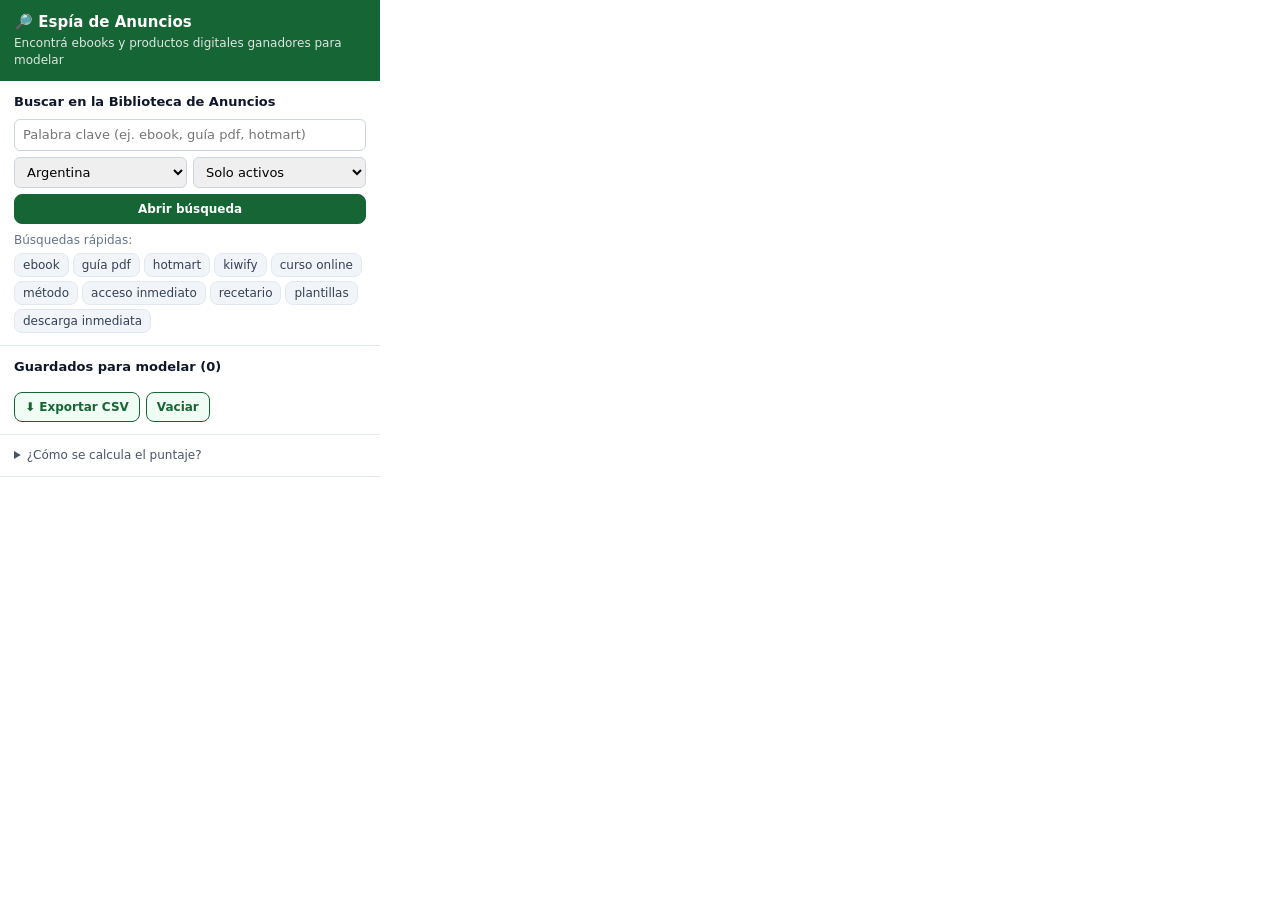
<file: extension-espia-anuncios/popup.html>
<!doctype html>
<html lang="es">
<head>
<meta charset="utf-8">
<title>Espía de Anuncios</title>
<style>
  body { width: 380px; margin: 0; font: 13px/1.4 system-ui, sans-serif; color: #0f172a; background: #fff; }
  header { background: #166534; color: #fff; padding: 12px 14px; }
  header h1 { margin: 0; font-size: 15px; }
  header p { margin: 2px 0 0; opacity: .85; font-size: 12px; }
  section { padding: 12px 14px; border-bottom: 1px solid #e2e8f0; }
  h2 { margin: 0 0 8px; font-size: 13px; }
  form { display: grid; gap: 6px; }
  .fila { display: flex; gap: 6px; }
  input, select { padding: 6px 8px; border: 1px solid #cbd5e1; border-radius: 6px; font: inherit; flex: 1; min-width: 0; }
  button { padding: 7px 10px; border-radius: 8px; border: 1px solid #166534; background: #166534; color: #fff; font: 600 12px system-ui; cursor: pointer; }
  button.sec { background: #f0fdf4; color: #166534; }
  .chips { display: flex; flex-wrap: wrap; gap: 4px; }
  .chips button { background: #f1f5f9; color: #334155; border-color: #e2e8f0; font-weight: 500; padding: 4px 8px; }
  ul { list-style: none; margin: 0; padding: 0; display: grid; gap: 6px; max-height: 260px; overflow-y: auto; }
  li { border: 1px solid #e2e8f0; border-radius: 8px; padding: 8px; }
  li .top { display: flex; gap: 6px; align-items: center; }
  li .score { background: #16a34a; color: #fff; border-radius: 6px; padding: 2px 6px; font-weight: 800; }
  li b { flex: 1; overflow: hidden; text-overflow: ellipsis; white-space: nowrap; }
  li small { color: #64748b; display: block; margin: 2px 0; }
  li textarea { width: 100%; box-sizing: border-box; font: inherit; border: 1px solid #e2e8f0; border-radius: 6px; padding: 4px; resize: vertical; min-height: 30px; }
  li a { color: #166534; font-size: 12px; margin-right: 8px; }
  li .x { background: none; border: 0; color: #94a3b8; padding: 0 4px; font-size: 14px; }
  .vacio { color: #64748b; }
  .acciones { display: flex; gap: 6px; margin-top: 8px; }
  details { color: #475569; font-size: 12px; }
  details ul { max-height: none; gap: 2px; list-style: disc; padding-left: 18px; }
</style>
</head>
<body>
<header>
  <h1>🔎 Espía de Anuncios</h1>
  <p>Encontrá ebooks y productos digitales ganadores para modelar</p>
</header>

<section>
  <h2>Buscar en la Biblioteca de Anuncios</h2>
  <form id="buscar">
    <input id="q" placeholder="Palabra clave (ej. ebook, guía pdf, hotmart)" required>
    <div class="fila">
      <select id="pais">
        <option value="AR">Argentina</option><option value="MX">México</option>
        <option value="CO">Colombia</option><option value="CL">Chile</option>
        <option value="PE">Perú</option><option value="ES">España</option>
        <option value="US">Estados Unidos</option><option value="BR">Brasil</option>
        <option value="ALL">Todos los países</option>
      </select>
      <select id="estado">
        <option value="active">Solo activos</option>
        <option value="all">Activos e inactivos</option>
      </select>
    </div>
    <button type="submit">Abrir búsqueda</button>
  </form>
  <p style="margin:8px 0 4px;color:#64748b;font-size:12px">Búsquedas rápidas:</p>
  <div class="chips" id="chips"></div>
</section>

<section>
  <h2>Guardados para modelar (<span id="n">0</span>)</h2>
  <ul id="lista"></ul>
  <div class="acciones">
    <button class="sec" id="csv">⬇ Exportar CSV</button>
    <button class="sec" id="borrar">Vaciar</button>
  </div>
</section>

<section>
  <details>
    <summary>¿Cómo se calcula el puntaje?</summary>
    <ul>
      <li><b>Días activo</b> (hasta 45 pts): nadie paga un anuncio un mes si no vende.</li>
      <li><b>Variaciones</b> del mismo anuncio (hasta 25): está escalando.</li>
      <li><b>Anuncios del mismo anunciante</b> en la búsqueda (hasta 15).</li>
      <li><b>Señales de producto digital</b>: Hotmart, Kiwify, “ebook”, “pdf”… (hasta 10).</li>
      <li>Activo +5. Inactivos se penalizan (sirven de referencia).</li>
      <li>🔥 70+ ganador · 📈 45+ prometedor · 🧪 25+ en testeo.</li>
    </ul>
  </details>
</section>
<script src="popup.js"></script>
</body>
</html>
</file>
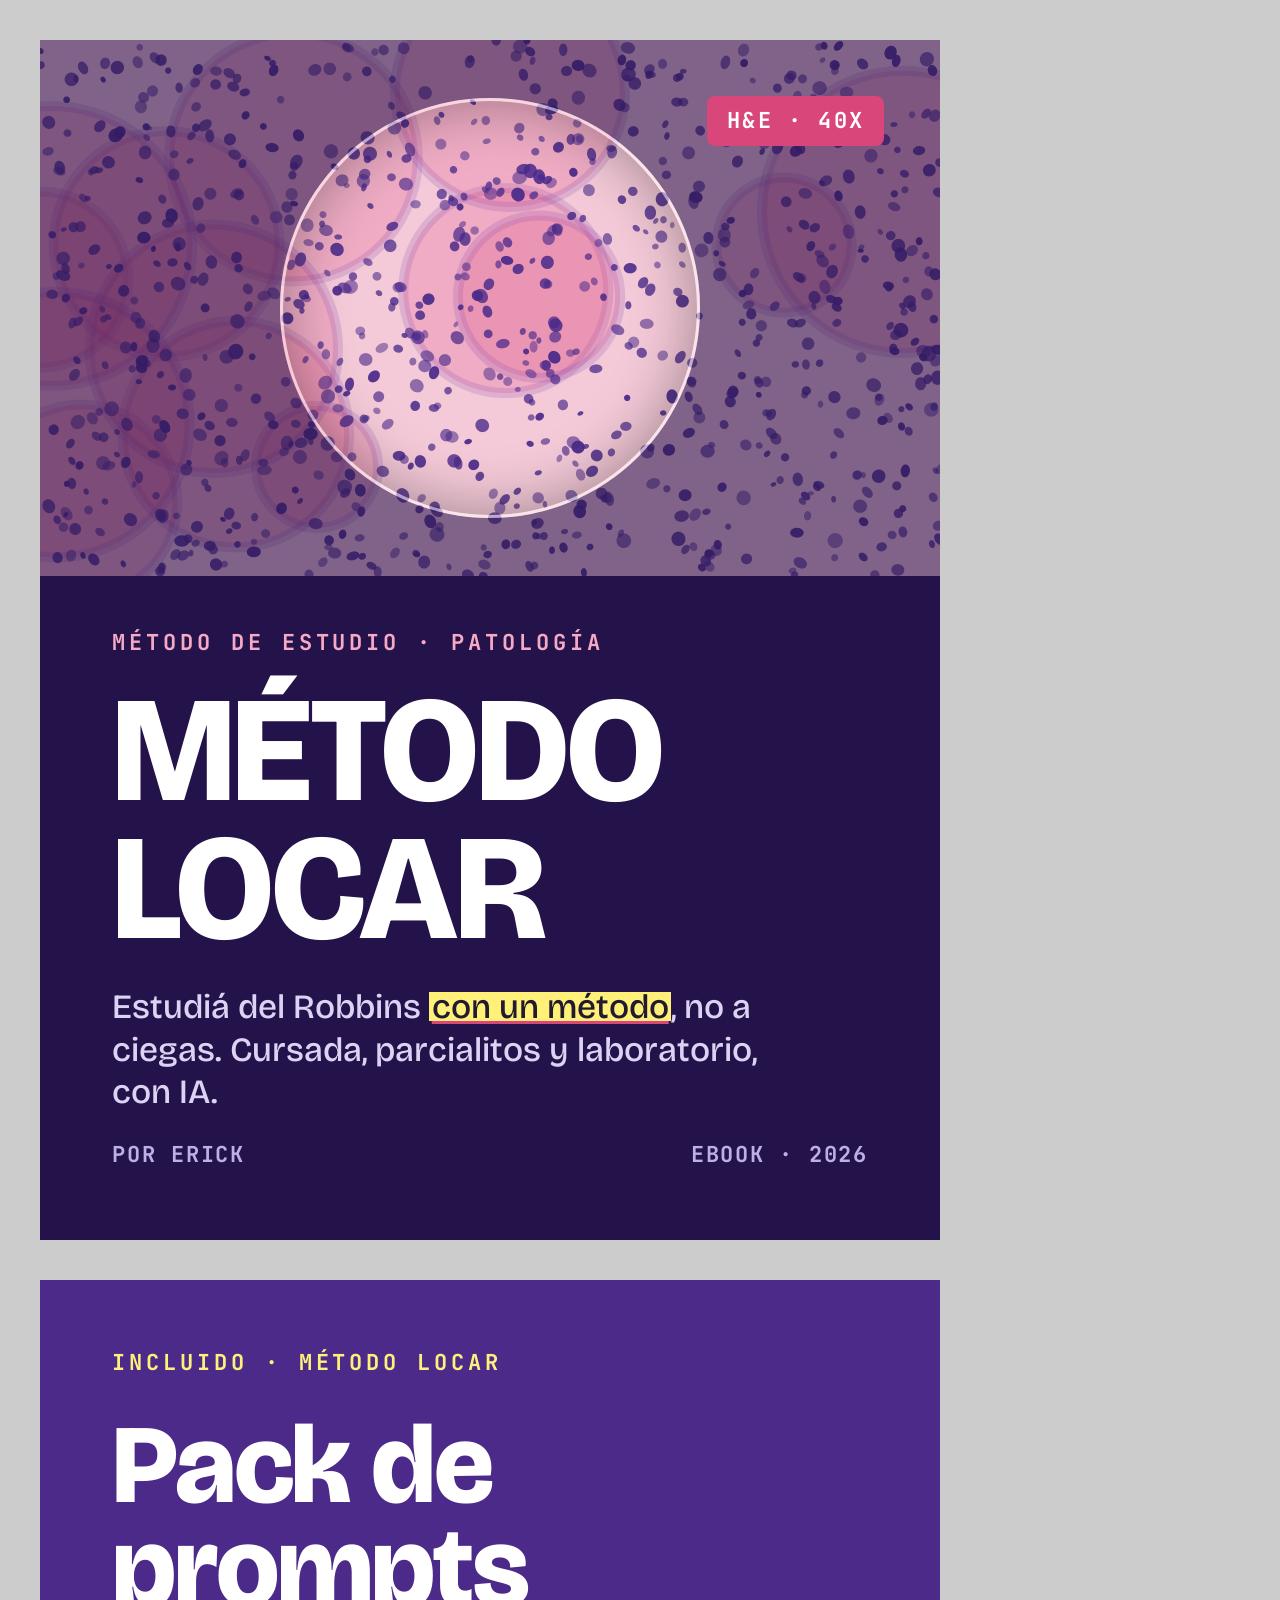
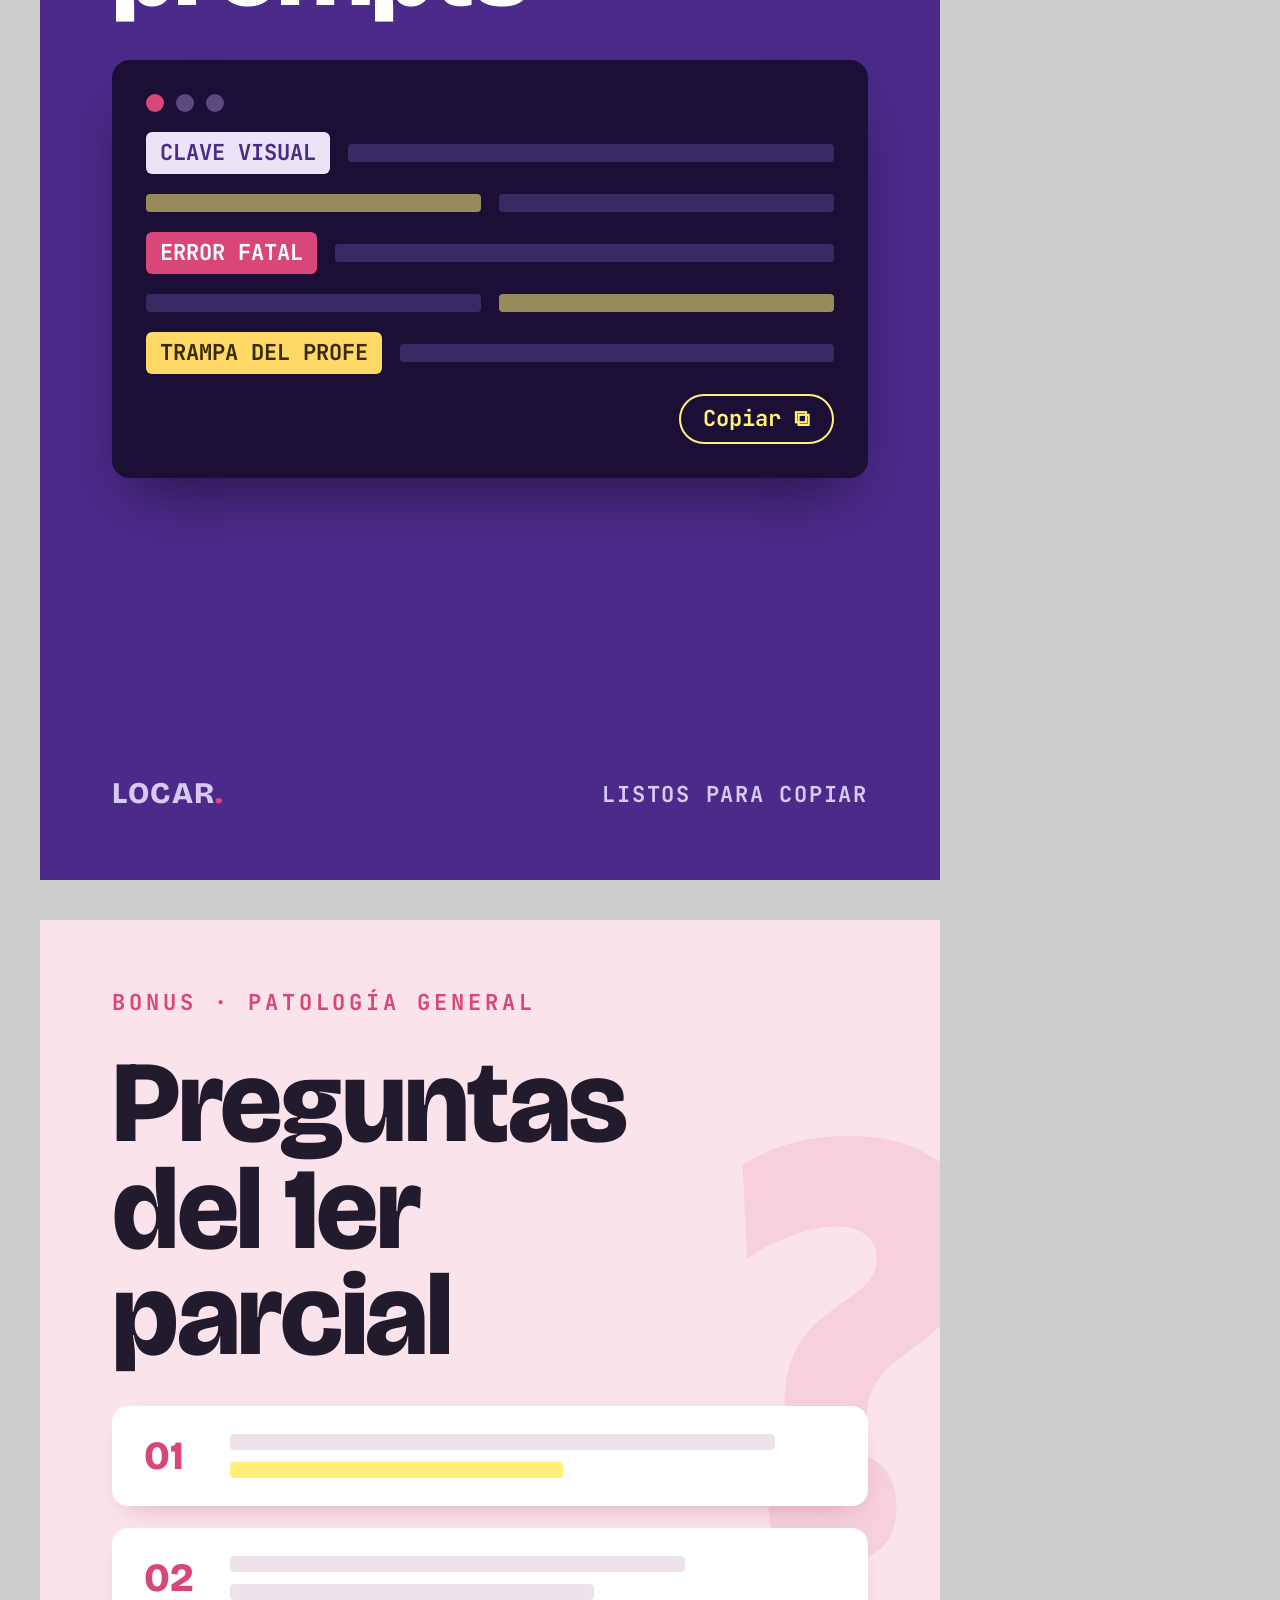
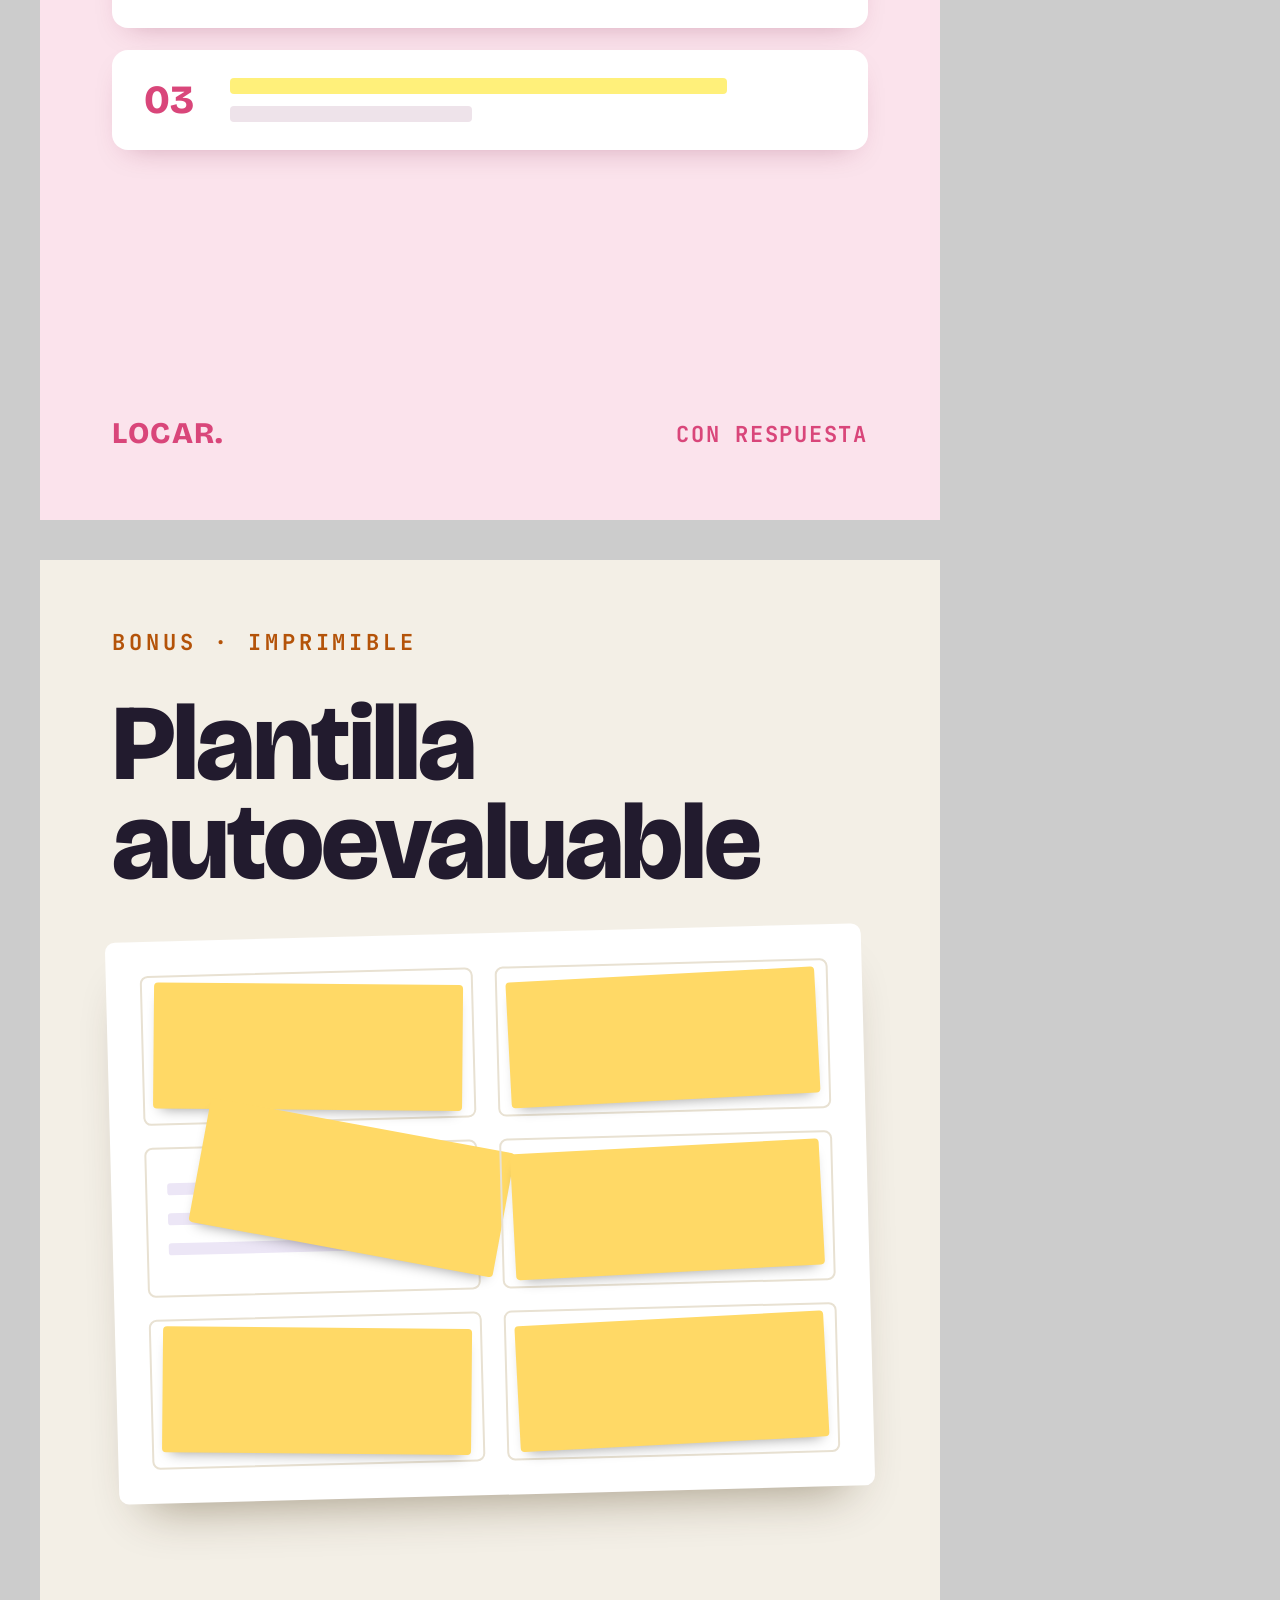
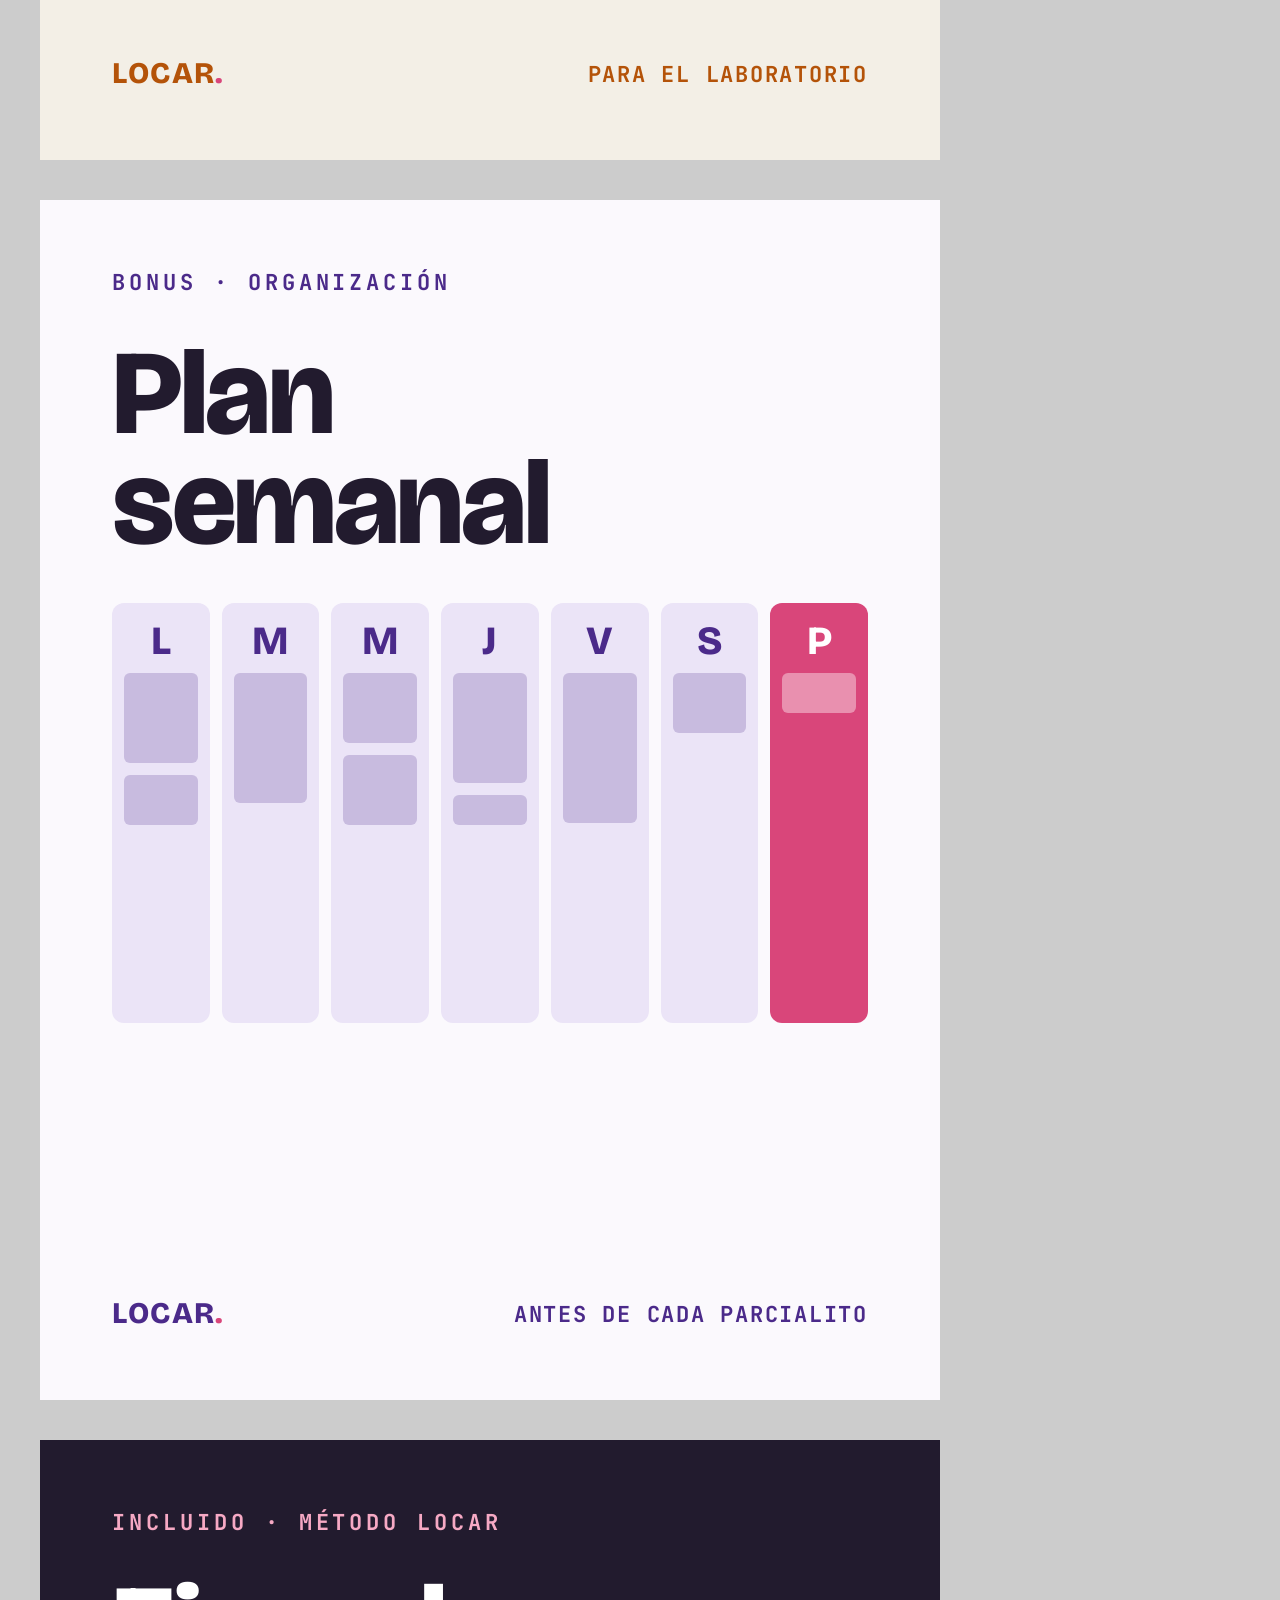
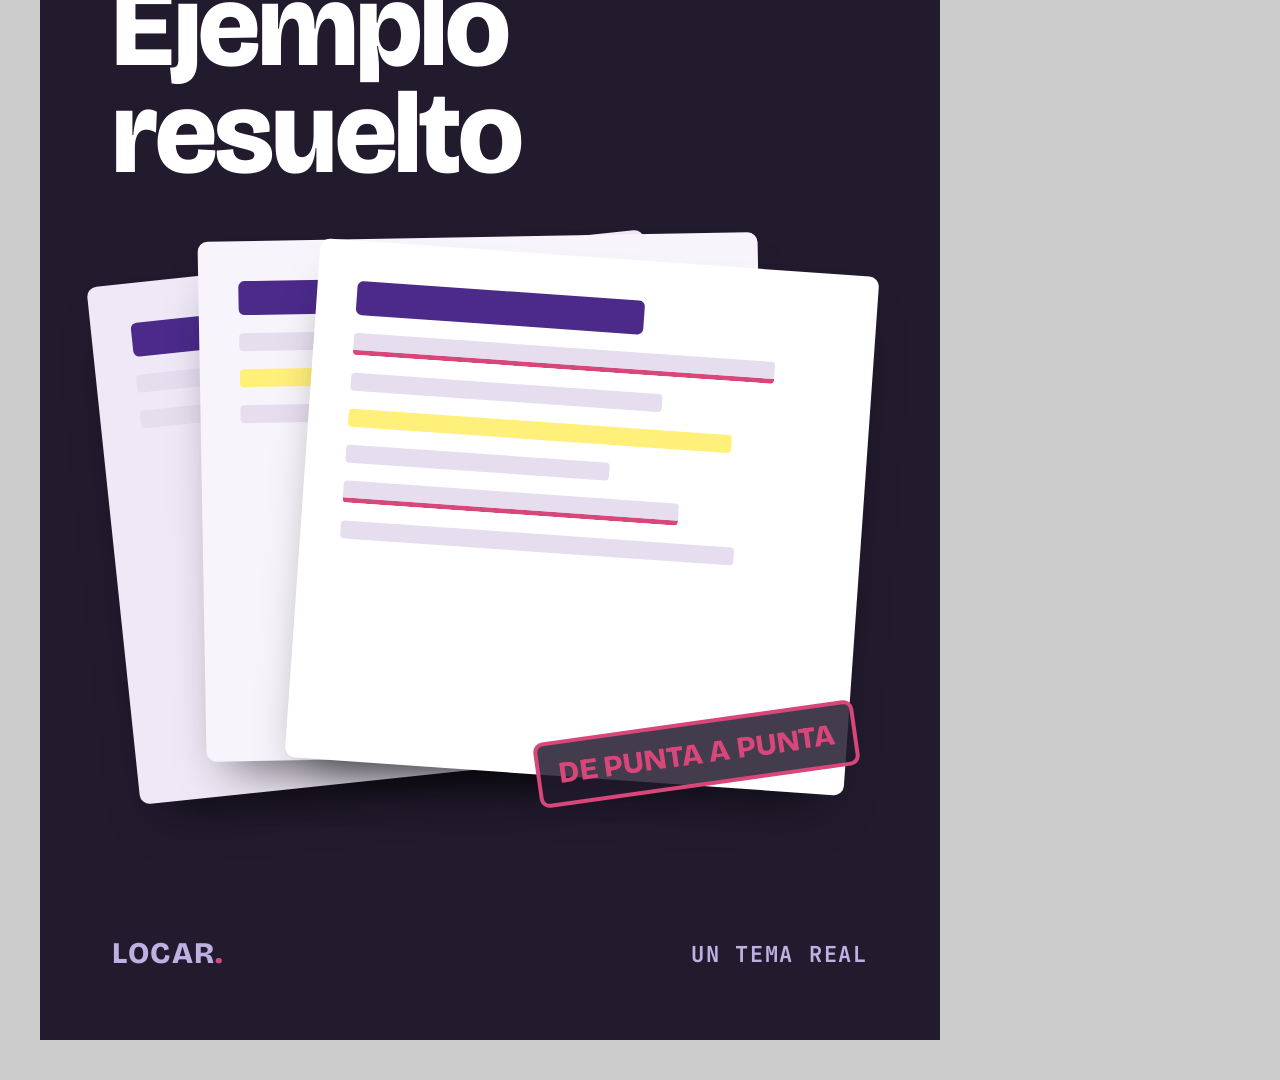
<file: assets/fuente/portadas.html>
<!doctype html>
<html lang="es">
<head>
<meta charset="utf-8">
<title>Portadas Método LOCAR</title>
<link rel="stylesheet" href="https://fonts.googleapis.com/css2?family=Bricolage+Grotesque:opsz,wght@12..96,500;12..96,700;12..96,800&family=Atkinson+Hyperlegible:wght@400;700&family=JetBrains+Mono:wght@500;700&display=swap">
<style>
/* Fuente de las portadas. Cada .cover se exporta a PNG con scripts/render-portadas.mjs */
:root {
  --hema: #4b2a8a; --hema-deep: #24124a; --hema-soft: #ebe4f7;
  --eosin: #d9467a; --eosin-soft: #fbe3ec; --mark: #fff07a; --ink: #221b2e; --paper: #fbf9fd;
  --postit: #ffd966; --amber: #b45309;
  --f-display: "Bricolage Grotesque", system-ui, sans-serif;
  --f-body: "Atkinson Hyperlegible", system-ui, sans-serif;
  --f-mono: "JetBrains Mono", ui-monospace, monospace;
}
* { box-sizing: border-box; margin: 0; }
body { background: #ccc; padding: 40px; display: flex; flex-wrap: wrap; gap: 40px; font-family: var(--f-body); }
.cover { width: 900px; height: 1200px; position: relative; overflow: hidden; display: flex; flex-direction: column; padding: 72px; color: var(--ink); background: var(--paper); }
.kicker { font: 700 22px/1 var(--f-mono); letter-spacing: .18em; text-transform: uppercase; }
.title { font: 800 128px/.92 var(--f-display); letter-spacing: -.02em; }
.sub { font: 500 34px/1.25 var(--f-display); }
.hl { background: linear-gradient(transparent 14%, var(--mark) 14%, var(--mark) 86%, transparent 86%); padding: 0 .08em; text-decoration: underline; text-decoration-color: var(--eosin); text-decoration-thickness: .08em; text-underline-offset: .1em; }
.foot { margin-top: auto; display: flex; justify-content: space-between; align-items: flex-end; font: 700 22px/1.2 var(--f-mono); letter-spacing: .08em; text-transform: uppercase; }
.badge { font: 700 22px/1 var(--f-mono); letter-spacing: .1em; text-transform: uppercase; padding: 14px 20px; border-radius: 8px; }
canvas.tissue { position: absolute; left: 0; top: 0; width: 100%; height: 100%; }

/* 1 · Ebook principal */
#ebook { padding: 0; background: var(--hema-deep); color: #fff; }
#ebook .top { position: relative; height: 560px; overflow: hidden; }
#ebook .top .badge { position: absolute; right: 56px; top: 56px; background: var(--eosin); color: #fff; }
#ebook .top .ocular { position: absolute; left: 50%; top: 50%; width: 420px; height: 420px; transform: translate(-50%,-50%); border-radius: 50%; box-shadow: 0 0 0 2000px rgba(36,18,74,.55), inset 0 0 60px rgba(0,0,0,.35); border: 3px solid rgba(255,255,255,.5); }
#ebook .body { padding: 56px 72px 72px; display: flex; flex-direction: column; gap: 28px; flex: 1; }
#ebook .kicker { color: #f6a9c4; }
#ebook .title { color: #fff; font-size: 150px; }
#ebook .sub { color: #ddd2f3; max-width: 680px; }
#ebook .hl { color: var(--ink); }
#ebook .foot { color: #bfb0e2; }

/* 2 · Pack de prompts */
#prompts { background: var(--hema); color: #fff; gap: 40px; }
#prompts .kicker { color: var(--mark); }
#prompts .title { font-size: 112px; }
.term { background: #1b0f36; border-radius: 18px; padding: 34px; display: flex; flex-direction: column; gap: 20px; box-shadow: 0 30px 60px -20px rgba(0,0,0,.5); }
.term .dots { display: flex; gap: 12px; }
.term .dots i { width: 18px; height: 18px; border-radius: 50%; background: #5a4a80; }
.term .dots i:first-child { background: var(--eosin); }
.term .row { display: flex; gap: 18px; align-items: center; }
.term .tag { font: 700 22px/1 var(--f-mono); padding: 10px 14px; border-radius: 6px; flex: none; }
.t1 { background: var(--hema-soft); color: var(--hema); }
.t2 { background: var(--eosin); color: #fff; }
.t3 { background: var(--postit); color: #3a2a00; }
.term .bar { height: 18px; border-radius: 4px; background: #3a2a63; flex: 1; }
.term .bar.y { background: rgba(255,240,122,.55); }
.copy-btn { align-self: flex-end; font: 700 22px/1 var(--f-mono); color: var(--mark); border: 2px solid var(--mark); border-radius: 999px; padding: 12px 22px; }
#prompts .foot { color: #d6c9f2; }

/* 3 · Preguntas 1er parcial */
#preguntas { background: var(--eosin-soft); gap: 36px; }
#preguntas .kicker { color: var(--eosin); }
#preguntas .title { font-size: 116px; color: var(--ink); }
#preguntas .q-big { position: absolute; right: -40px; top: 120px; font: 800 620px/1 var(--f-display); color: rgba(217,70,122,.13); }
.cards { display: flex; flex-direction: column; gap: 22px; position: relative; }
.card { background: #fff; border-radius: 16px; padding: 28px 32px; display: flex; gap: 22px; align-items: center; box-shadow: 0 12px 30px -16px rgba(120,20,60,.35); }
.card b { font: 800 40px/1 var(--f-display); color: var(--eosin); width: 64px; flex: none; }
.card .lines { flex: 1; display: flex; flex-direction: column; gap: 12px; }
.card .lines i { display: block; height: 16px; border-radius: 4px; background: #eee3ea; }
.card .lines i.y { background: var(--mark); }
#preguntas .foot { color: var(--eosin); }

/* 4 · Plantilla autoevaluable */
#plantilla { background: #f3efe6; gap: 40px; }
#plantilla .kicker { color: var(--amber); }
#plantilla .title { font-size: 108px; }
.sheet { background: #fff; border-radius: 10px; padding: 34px; display: grid; grid-template-columns: 1fr 1fr; gap: 22px; box-shadow: 0 30px 50px -28px rgba(60,40,0,.45); transform: rotate(-1.5deg); }
.slot { position: relative; height: 150px; border: 2px solid #e8e1d2; border-radius: 8px; }
.slot .pi { position: absolute; inset: 10px; background: var(--postit); border-radius: 4px; box-shadow: 0 8px 14px -8px rgba(0,0,0,.4); }
.slot:nth-child(odd) .pi { transform: rotate(2deg); }
.slot:nth-child(even) .pi { transform: rotate(-1.5deg); }
.slot:nth-child(3) .pi { transform: translate(40px,-30px) rotate(12deg); }
.slot .ln { position: absolute; left: 20px; right: 20px; height: 12px; border-radius: 3px; background: #ece6f6; }
#plantilla .foot { color: var(--amber); }

/* 5 · Plan semanal */
#plan { background: var(--paper); gap: 44px; }
#plan .kicker { color: var(--hema); }
#plan .title { font-size: 120px; }
.week { display: grid; grid-template-columns: repeat(7, 1fr); gap: 12px; }
.day { background: var(--hema-soft); border-radius: 12px; height: 420px; padding: 18px 12px; display: flex; flex-direction: column; gap: 12px; align-items: center; }
.day b { font: 800 40px/1 var(--f-display); color: var(--hema); }
.day i { width: 100%; border-radius: 6px; background: rgba(75,42,138,.22); display: block; }
.day.exam { background: var(--eosin); }
.day.exam b { color: #fff; }
.day.exam i { background: rgba(255,255,255,.4); }
#plan .foot { color: var(--hema); }

.brand { font: 800 30px/1 var(--f-display); letter-spacing: .04em; }
.brand span { color: var(--eosin); }

/* 6 · Ejemplo resuelto */
#ejemplo { background: var(--ink); color: #fff; gap: 40px; }
#ejemplo .kicker { color: #f6a9c4; }
#ejemplo .title { font-size: 116px; }
.pages { position: relative; height: 560px; }
.pg { position: absolute; width: 560px; height: 520px; background: #fff; border-radius: 10px; padding: 40px; display: flex; flex-direction: column; gap: 18px; box-shadow: 0 30px 50px -24px rgba(0,0,0,.6); }
.pg:nth-child(1) { left: 0; top: 30px; transform: rotate(-6deg); background: #efe9f7; }
.pg:nth-child(2) { left: 90px; top: 10px; transform: rotate(-1deg); background: #f8f4fb; }
.pg:nth-child(3) { left: 190px; top: 30px; transform: rotate(4deg); }
.pg i { display: block; height: 18px; border-radius: 4px; background: #e6deef; }
.pg i.y { background: var(--mark); }
.pg i.u { background: #e6deef; border-bottom: 5px solid var(--eosin); height: 22px; }
.pg .h { height: 34px; width: 60%; background: var(--hema); border-radius: 6px; }
.stamp { position: absolute; right: 10px; bottom: 0; font: 800 30px/1 var(--f-display); color: var(--eosin); border: 4px solid var(--eosin); border-radius: 10px; padding: 14px 18px; transform: rotate(-8deg); background: rgba(34,27,46,.85); }
#ejemplo .foot { color: #bfb0e2; }
</style>
</head>
<body>

<div class="cover" id="ebook">
  <div class="top"><canvas class="tissue" data-seed="11"></canvas><div class="ocular"></div><span class="badge">H&amp;E · 40x</span></div>
  <div class="body">
    <span class="kicker">Método de estudio · Patología</span>
    <h1 class="title">MÉTODO<br>LOCAR</h1>
    <p class="sub">Estudiá del Robbins <span class="hl">con un método</span>, no a ciegas. Cursada, parcialitos y laboratorio, con IA.</p>
    <div class="foot"><span>Por Erick</span><span>Ebook · 2026</span></div>
  </div>
</div>

<div class="cover" id="prompts">
  <span class="kicker">Incluido · Método LOCAR</span>
  <h1 class="title">Pack de<br>prompts</h1>
  <div class="term">
    <div class="dots"><i></i><i></i><i></i></div>
    <div class="row"><span class="tag t1">CLAVE VISUAL</span><span class="bar"></span></div>
    <div class="row"><span class="bar y"></span><span class="bar"></span></div>
    <div class="row"><span class="tag t2">ERROR FATAL</span><span class="bar"></span></div>
    <div class="row"><span class="bar"></span><span class="bar y"></span></div>
    <div class="row"><span class="tag t3">TRAMPA DEL PROFE</span><span class="bar"></span></div>
    <span class="copy-btn">Copiar ⧉</span>
  </div>
  <div class="foot"><span class="brand">LOCAR<span>.</span></span><span>Listos para copiar</span></div>
</div>

<div class="cover" id="preguntas">
  <div class="q-big">?</div>
  <span class="kicker">Bonus · Patología General</span>
  <h1 class="title">Preguntas<br>del 1er<br>parcial</h1>
  <div class="cards">
    <div class="card"><b>01</b><div class="lines"><i style="width:90%"></i><i class="y" style="width:55%"></i></div></div>
    <div class="card"><b>02</b><div class="lines"><i style="width:75%"></i><i style="width:60%"></i></div></div>
    <div class="card"><b>03</b><div class="lines"><i class="y" style="width:82%"></i><i style="width:40%"></i></div></div>
  </div>
  <div class="foot"><span class="brand">LOCAR<span>.</span></span><span>Con respuesta</span></div>
</div>

<div class="cover" id="plantilla">
  <span class="kicker">Bonus · Imprimible</span>
  <h1 class="title">Plantilla<br>autoevaluable</h1>
  <div class="sheet">
    <div class="slot"><span class="pi"></span></div>
    <div class="slot"><span class="pi"></span></div>
    <div class="slot"><span class="ln" style="top:34px"></span><span class="ln" style="top:64px;right:60px"></span><span class="ln" style="top:94px;right:120px"></span><span class="pi"></span></div>
    <div class="slot"><span class="pi"></span></div>
    <div class="slot"><span class="pi"></span></div>
    <div class="slot"><span class="pi"></span></div>
  </div>
  <div class="foot"><span class="brand">LOCAR<span>.</span></span><span>Para el laboratorio</span></div>
</div>

<div class="cover" id="plan">
  <span class="kicker">Bonus · Organización</span>
  <h1 class="title">Plan<br>semanal</h1>
  <div class="week">
    <div class="day"><b>L</b><i style="height:90px"></i><i style="height:50px"></i></div>
    <div class="day"><b>M</b><i style="height:130px"></i></div>
    <div class="day"><b>M</b><i style="height:70px"></i><i style="height:70px"></i></div>
    <div class="day"><b>J</b><i style="height:110px"></i><i style="height:30px"></i></div>
    <div class="day"><b>V</b><i style="height:150px"></i></div>
    <div class="day"><b>S</b><i style="height:60px"></i></div>
    <div class="day exam"><b>P</b><i style="height:40px"></i></div>
  </div>
  <div class="foot"><span class="brand">LOCAR<span>.</span></span><span>Antes de cada parcialito</span></div>
</div>

<div class="cover" id="ejemplo">
  <span class="kicker">Incluido · Método LOCAR</span>
  <h1 class="title">Ejemplo<br>resuelto</h1>
  <div class="pages">
    <div class="pg"><span class="h"></span><i style="width:90%"></i><i style="width:70%"></i></div>
    <div class="pg"><span class="h"></span><i style="width:85%"></i><i class="y" style="width:60%"></i><i style="width:75%"></i></div>
    <div class="pg"><span class="h"></span><i class="u" style="width:88%"></i><i style="width:65%"></i><i class="y" style="width:80%"></i><i style="width:55%"></i><i class="u" style="width:70%"></i><i style="width:82%"></i></div>
    <span class="stamp">DE PUNTA A PUNTA</span>
  </div>
  <div class="foot"><span class="brand">LOCAR<span>.</span></span><span>Un tema real</span></div>
</div>

<script>
// Tejido generativo: nódulos rosados (eosina) con núcleos violetas (hematoxilina)
document.querySelectorAll('canvas.tissue').forEach(function (c) {
  var r = c.getBoundingClientRect(), d = 2;
  c.width = r.width * d; c.height = r.height * d;
  var ctx = c.getContext('2d'); ctx.scale(d, d);
  var seed = +c.dataset.seed || 7;
  function rnd() { seed = (seed * 16807) % 2147483647; return (seed - 1) / 2147483646; }
  ctx.fillStyle = '#f4c9d8'; ctx.fillRect(0, 0, r.width, r.height);
  for (var i = 0; i < 14; i++) {
    var x = rnd() * r.width, y = rnd() * r.height, rad = 60 + rnd() * 90;
    ctx.beginPath(); ctx.arc(x, y, rad, 0, Math.PI * 2);
    ctx.fillStyle = 'rgba(217,70,122,.22)'; ctx.fill();
    ctx.lineWidth = 10; ctx.strokeStyle = 'rgba(120,60,170,.18)'; ctx.stroke();
  }
  for (var j = 0; j < 900; j++) {
    var nx = rnd() * r.width, ny = rnd() * r.height, nr = 3 + rnd() * 4.5;
    ctx.beginPath(); ctx.ellipse(nx, ny, nr, nr * (0.65 + rnd() * 0.4), rnd() * Math.PI, 0, Math.PI * 2);
    ctx.fillStyle = 'rgba(75,42,138,' + (0.5 + rnd() * 0.45) + ')'; ctx.fill();
  }
});
</script>
</body>
</html>
</file>
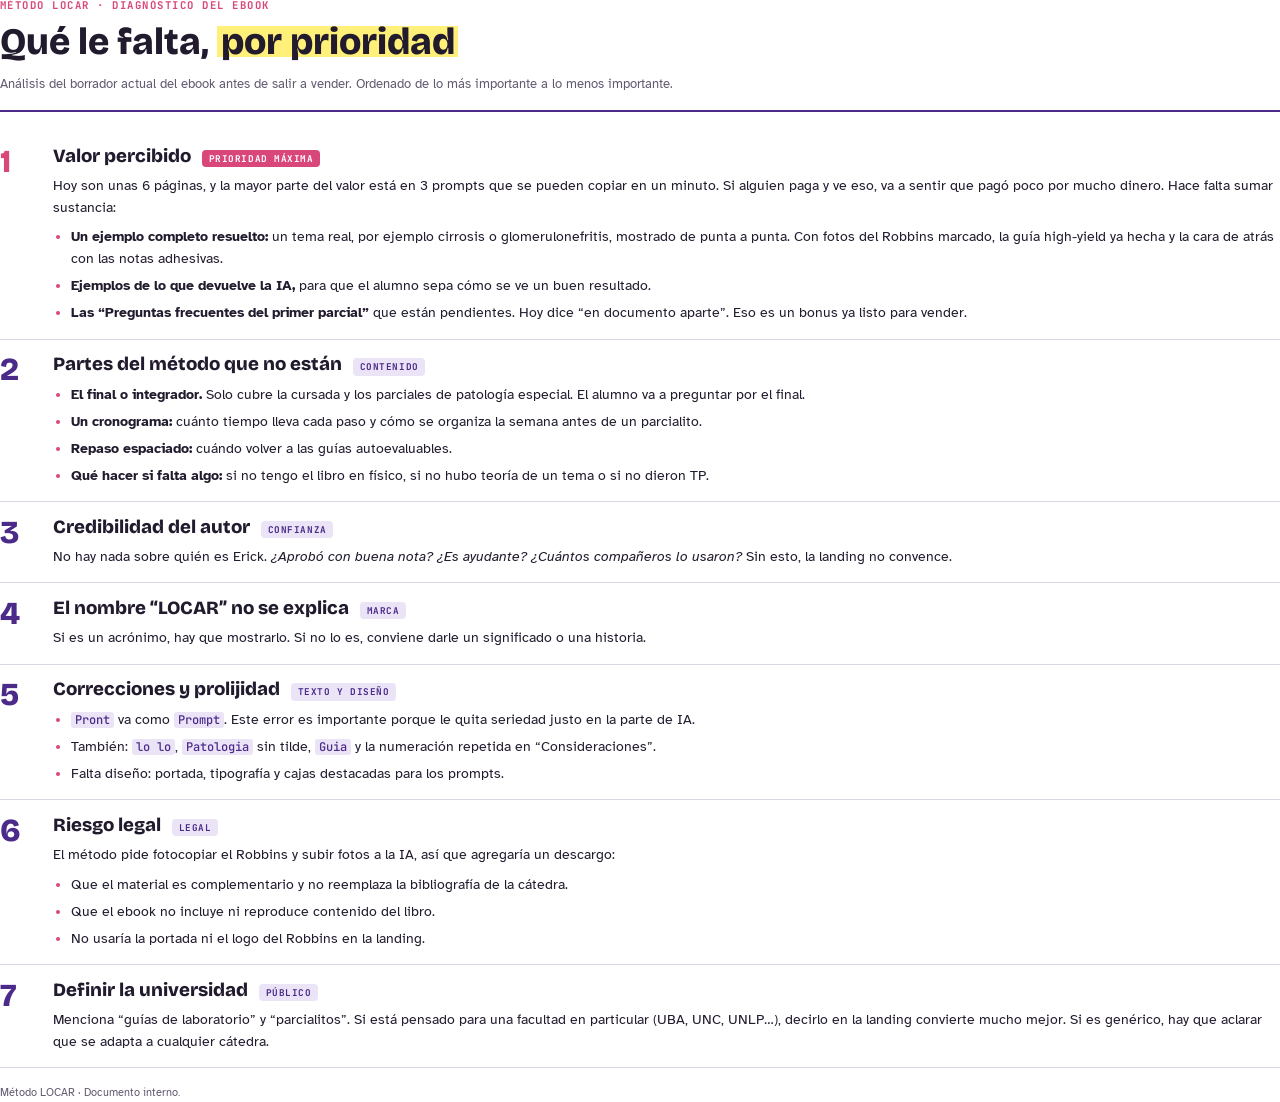
<file: docs/fuente/diagnostico-ebook.html>
<!doctype html>
<html lang="es">
<head>
<meta charset="utf-8">
<title>Método LOCAR · Qué le falta al ebook</title>
<link rel="stylesheet" href="https://fonts.googleapis.com/css2?family=Bricolage+Grotesque:opsz,wght@12..96,700;12..96,800&family=Atkinson+Hyperlegible:ital,wght@0,400;0,700;1,400&family=JetBrains+Mono:wght@500;700&display=swap">
<style>
@page { size: A4; margin: 16mm 18mm 18mm; }
:root { --ink: #221b2e; --muted: #625a70; --line: #ddd6e6; --hema: #4b2a8a; --hema-soft: #ebe4f7; --eosin: #d9467a; --eosin-soft: #fbe3ec; --mark: #fff07a; --amber: #b45309; --amber-soft: #fdf0dc; }
* { box-sizing: border-box; }
body { margin: 0; color: var(--ink); font: 400 10.5pt/1.55 "Atkinson Hyperlegible", system-ui, sans-serif; }
h1, h2 { font-family: "Bricolage Grotesque", system-ui, sans-serif; margin: 0; line-height: 1.12; }
h1 { font-size: 28pt; font-weight: 800; }
h2 { font-size: 14pt; font-weight: 800; }
p, ul { margin: 0; }
.kicker { font: 700 8pt/1 "JetBrains Mono", monospace; letter-spacing: .14em; text-transform: uppercase; color: var(--eosin); }
.hl { background: linear-gradient(transparent 15%, var(--mark) 15%, var(--mark) 85%, transparent 85%); padding: 0 .1em; }
header { display: grid; gap: 8pt; padding-bottom: 12pt; border-bottom: 2pt solid var(--hema); margin-bottom: 14pt; }
header p { color: var(--muted); font-size: 10pt; }
.item { display: grid; grid-template-columns: 30pt 1fr; gap: 10pt; padding: 11pt 0; border-bottom: 1px solid var(--line); break-inside: avoid; }
.num { font: 800 24pt/1 "Bricolage Grotesque", sans-serif; color: var(--hema); }
.item.top .num { color: var(--eosin); }
.body { display: grid; gap: 6pt; min-width: 0; }
.head { display: flex; align-items: baseline; gap: 8pt; flex-wrap: wrap; }
.tag { font: 700 7pt/1 "JetBrains Mono", monospace; letter-spacing: .06em; text-transform: uppercase; padding: 3pt 5pt; border-radius: 3pt; background: var(--hema-soft); color: var(--hema); }
.item.top .tag { background: var(--eosin); color: #fff; }
ul.pts { padding-left: 13pt; display: grid; gap: 4pt; }
ul.pts li::marker { color: var(--eosin); }
.q { font-style: italic; }
code { font: 500 9pt "JetBrains Mono", monospace; background: var(--hema-soft); color: var(--hema); padding: 0 3pt; border-radius: 2pt; }
footer { margin-top: 12pt; font-size: 8.5pt; color: var(--muted); }
</style>
</head>
<body>

<header>
  <span class="kicker">Método LOCAR · Diagnóstico del ebook</span>
  <h1>Qué le falta, <span class="hl">por prioridad</span></h1>
  <p>Análisis del borrador actual del ebook antes de salir a vender. Ordenado de lo más importante a lo menos importante.</p>
</header>

<div class="item top">
  <span class="num">1</span>
  <div class="body">
    <div class="head"><h2>Valor percibido</h2><span class="tag">Prioridad máxima</span></div>
    <p>Hoy son unas 6 páginas, y la mayor parte del valor está en 3 prompts que se pueden copiar en un minuto. Si alguien paga y ve eso, va a sentir que pagó poco por mucho dinero. Hace falta sumar sustancia:</p>
    <ul class="pts">
      <li><b>Un ejemplo completo resuelto:</b> un tema real, por ejemplo cirrosis o glomerulonefritis, mostrado de punta a punta. Con fotos del Robbins marcado, la guía high-yield ya hecha y la cara de atrás con las notas adhesivas.</li>
      <li><b>Ejemplos de lo que devuelve la IA,</b> para que el alumno sepa cómo se ve un buen resultado.</li>
      <li><b>Las “Preguntas frecuentes del primer parcial”</b> que están pendientes. Hoy dice “en documento aparte”. Eso es un bonus ya listo para vender.</li>
    </ul>
  </div>
</div>

<div class="item">
  <span class="num">2</span>
  <div class="body">
    <div class="head"><h2>Partes del método que no están</h2><span class="tag">Contenido</span></div>
    <ul class="pts">
      <li><b>El final o integrador.</b> Solo cubre la cursada y los parciales de patología especial. El alumno va a preguntar por el final.</li>
      <li><b>Un cronograma:</b> cuánto tiempo lleva cada paso y cómo se organiza la semana antes de un parcialito.</li>
      <li><b>Repaso espaciado:</b> cuándo volver a las guías autoevaluables.</li>
      <li><b>Qué hacer si falta algo:</b> si no tengo el libro en físico, si no hubo teoría de un tema o si no dieron TP.</li>
    </ul>
  </div>
</div>

<div class="item">
  <span class="num">3</span>
  <div class="body">
    <div class="head"><h2>Credibilidad del autor</h2><span class="tag">Confianza</span></div>
    <p>No hay nada sobre quién es Erick. <span class="q">¿Aprobó con buena nota? ¿Es ayudante? ¿Cuántos compañeros lo usaron?</span> Sin esto, la landing no convence.</p>
  </div>
</div>

<div class="item">
  <span class="num">4</span>
  <div class="body">
    <div class="head"><h2>El nombre “LOCAR” no se explica</h2><span class="tag">Marca</span></div>
    <p>Si es un acrónimo, hay que mostrarlo. Si no lo es, conviene darle un significado o una historia.</p>
  </div>
</div>

<div class="item">
  <span class="num">5</span>
  <div class="body">
    <div class="head"><h2>Correcciones y prolijidad</h2><span class="tag">Texto y diseño</span></div>
    <ul class="pts">
      <li><code>Pront</code> va como <code>Prompt</code>. Este error es importante porque le quita seriedad justo en la parte de IA.</li>
      <li>También: <code>lo lo</code>, <code>Patologia</code> sin tilde, <code>Guia</code> y la numeración repetida en “Consideraciones”.</li>
      <li>Falta diseño: portada, tipografía y cajas destacadas para los prompts.</li>
    </ul>
  </div>
</div>

<div class="item">
  <span class="num">6</span>
  <div class="body">
    <div class="head"><h2>Riesgo legal</h2><span class="tag">Legal</span></div>
    <p>El método pide fotocopiar el Robbins y subir fotos a la IA, así que agregaría un descargo:</p>
    <ul class="pts">
      <li>Que el material es complementario y no reemplaza la bibliografía de la cátedra.</li>
      <li>Que el ebook no incluye ni reproduce contenido del libro.</li>
      <li>No usaría la portada ni el logo del Robbins en la landing.</li>
    </ul>
  </div>
</div>

<div class="item">
  <span class="num">7</span>
  <div class="body">
    <div class="head"><h2>Definir la universidad</h2><span class="tag">Público</span></div>
    <p>Menciona “guías de laboratorio” y “parcialitos”. Si está pensado para una facultad en particular (UBA, UNC, UNLP…), decirlo en la landing convierte mucho mejor. Si es genérico, hay que aclarar que se adapta a cualquier cátedra.</p>
  </div>
</div>

<footer>Método LOCAR · Documento interno.</footer>
</body>
</html>
</file>
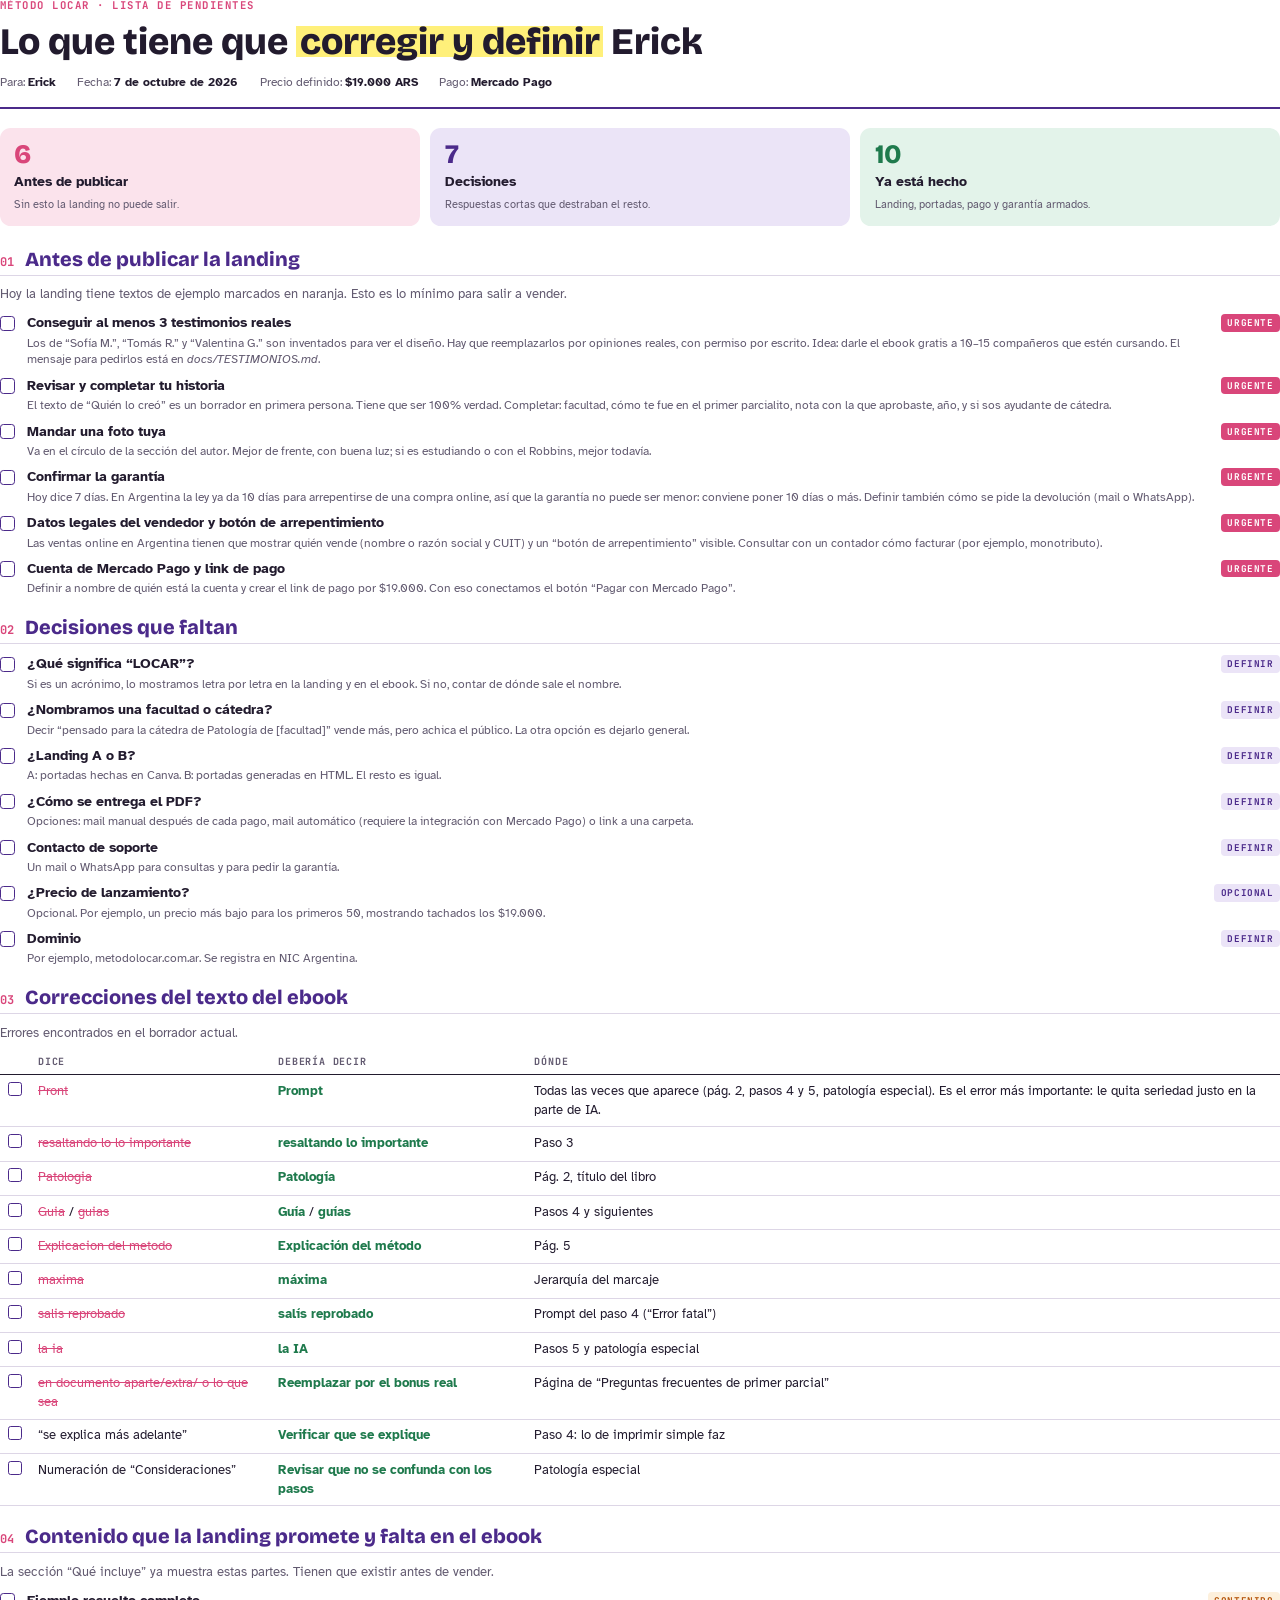
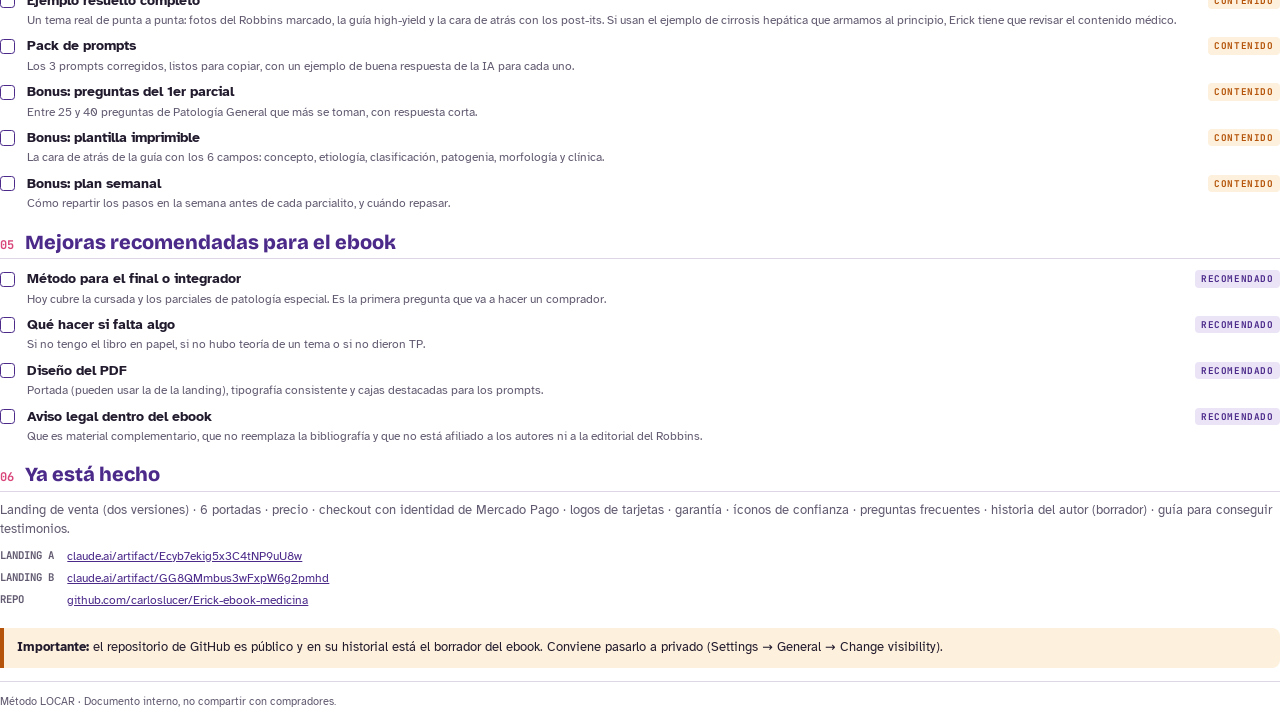
<file: docs/fuente/pendientes-erick.html>
<!doctype html>
<html lang="es">
<head>
<meta charset="utf-8">
<title>Método LOCAR · Pendientes para Erick</title>
<link rel="stylesheet" href="https://fonts.googleapis.com/css2?family=Bricolage+Grotesque:opsz,wght@12..96,700;12..96,800&family=Atkinson+Hyperlegible:ital,wght@0,400;0,700;1,400&family=JetBrains+Mono:wght@500;700&display=swap">
<style>
@page { size: A4; margin: 16mm 16mm 18mm; }
:root { --ink: #221b2e; --muted: #625a70; --line: #ddd6e6; --hema: #4b2a8a; --hema-soft: #ebe4f7; --eosin: #d9467a; --eosin-soft: #fbe3ec; --mark: #fff07a; --amber: #b45309; --amber-soft: #fdf0dc; --ok: #1f7a4d; --ok-soft: #e3f3ea; }
* { box-sizing: border-box; }
body { margin: 0; color: var(--ink); font: 400 10.5pt/1.5 "Atkinson Hyperlegible", system-ui, sans-serif; }
h1, h2, h3 { font-family: "Bricolage Grotesque", system-ui, sans-serif; margin: 0; line-height: 1.1; }
h1 { font-size: 28pt; font-weight: 800; }
h2 { font-size: 15pt; font-weight: 800; color: var(--hema); display: flex; align-items: baseline; gap: 8pt; }
h2 .n { font: 700 9pt/1 "JetBrains Mono", monospace; color: var(--eosin); }
h3 { font-size: 11pt; font-weight: 700; }
p { margin: 0; }
.kicker { font: 700 8pt/1 "JetBrains Mono", monospace; letter-spacing: .14em; text-transform: uppercase; color: var(--eosin); }
.hl { background: linear-gradient(transparent 15%, var(--mark) 15%, var(--mark) 85%, transparent 85%); padding: 0 .1em; }
header.top { display: grid; gap: 8pt; padding-bottom: 12pt; border-bottom: 2pt solid var(--hema); margin-bottom: 14pt; }
.meta { display: flex; flex-wrap: wrap; gap: 6pt 16pt; font-size: 9pt; color: var(--muted); }
.meta b { color: var(--ink); }
.summary { display: grid; grid-template-columns: repeat(3, 1fr); gap: 8pt; margin-bottom: 16pt; }
.sum { border: 1px solid var(--line); border-radius: 8pt; padding: 9pt 10pt; display: grid; gap: 3pt; }
.sum .big { font: 800 20pt/1 "Bricolage Grotesque", sans-serif; }
.sum.urg { background: var(--eosin-soft); border-color: transparent; } .sum.urg .big { color: var(--eosin); }
.sum.def { background: var(--hema-soft); border-color: transparent; } .sum.def .big { color: var(--hema); }
.sum.ok { background: var(--ok-soft); border-color: transparent; } .sum.ok .big { color: var(--ok); }
.sum small { font-size: 8.5pt; color: var(--muted); }
section { margin-bottom: 14pt; }
section > h2 { margin-bottom: 7pt; padding-bottom: 4pt; border-bottom: 1px solid var(--line); }
section > p.intro { color: var(--muted); font-size: 9.5pt; margin-bottom: 6pt; }
ul.check { list-style: none; margin: 0; padding: 0; display: grid; gap: 5pt; }
ul.check li { display: grid; grid-template-columns: 13pt 1fr auto; gap: 7pt; align-items: start; break-inside: avoid; }
ul.check li::before { content: ""; width: 10pt; height: 10pt; margin-top: 2.5pt; border: 1.3pt solid var(--hema); border-radius: 2.5pt; }
ul.check li > div { min-width: 0; }
ul.check li small { display: block; color: var(--muted); font-size: 9pt; line-height: 1.4; margin-top: 1pt; }
.tag { font: 700 7pt/1 "JetBrains Mono", monospace; letter-spacing: .06em; text-transform: uppercase; padding: 3pt 5pt; border-radius: 3pt; white-space: nowrap; margin-top: 1.5pt; }
.t-urg { background: var(--eosin); color: #fff; }
.t-def { background: var(--hema-soft); color: var(--hema); }
.t-txt { background: var(--amber-soft); color: var(--amber); }
table.fix { width: 100%; border-collapse: collapse; font-size: 9.5pt; }
table.fix th { text-align: left; font: 700 7.5pt/1 "JetBrains Mono", monospace; letter-spacing: .08em; text-transform: uppercase; color: var(--muted); padding: 5pt 6pt; border-bottom: 1.2pt solid var(--ink); }
table.fix tr { break-inside: avoid; }
table.fix td { padding: 5pt 6pt; border-bottom: 1px solid var(--line); vertical-align: top; }
table.fix td:first-child { width: 13pt; }
table.fix td:first-child::before { content: ""; display: inline-block; width: 9pt; height: 9pt; border: 1.2pt solid var(--hema); border-radius: 2pt; }
.bad { color: var(--eosin); text-decoration: line-through; }
.good { color: var(--ok); font-weight: 700; }
.note { border-left: 3pt solid var(--amber); background: var(--amber-soft); padding: 8pt 10pt; border-radius: 0 6pt 6pt 0; font-size: 9.5pt; break-inside: avoid; }
.links { display: grid; grid-template-columns: auto 1fr; gap: 3pt 10pt; font-size: 9pt; }
.links b { font-family: "JetBrains Mono", monospace; font-size: 8pt; color: var(--muted); }
.links a { color: var(--hema); word-break: break-all; }
footer.end { margin-top: 10pt; padding-top: 8pt; border-top: 1px solid var(--line); font-size: 8.5pt; color: var(--muted); }
.pb { break-before: page; }
</style>
</head>
<body>

<header class="top">
  <span class="kicker">Método LOCAR · Lista de pendientes</span>
  <h1>Lo que tiene que <span class="hl">corregir y definir</span> Erick</h1>
  <div class="meta"><span>Para: <b>Erick</b></span><span>Fecha: <b>7 de octubre de 2026</b></span><span>Precio definido: <b>$19.000 ARS</b></span><span>Pago: <b>Mercado Pago</b></span></div>
</header>

<div class="summary">
  <div class="sum urg"><span class="big">6</span><b>Antes de publicar</b><small>Sin esto la landing no puede salir.</small></div>
  <div class="sum def"><span class="big">7</span><b>Decisiones</b><small>Respuestas cortas que destraban el resto.</small></div>
  <div class="sum ok"><span class="big">10</span><b>Ya está hecho</b><small>Landing, portadas, pago y garantía armados.</small></div>
</div>

<section>
  <h2><span class="n">01</span>Antes de publicar la landing</h2>
  <p class="intro">Hoy la landing tiene textos de ejemplo marcados en naranja. Esto es lo mínimo para salir a vender.</p>
  <ul class="check">
    <li><div><b>Conseguir al menos 3 testimonios reales</b><small>Los de “Sofía M.”, “Tomás R.” y “Valentina G.” son inventados para ver el diseño. Hay que reemplazarlos por opiniones reales, con permiso por escrito. Idea: darle el ebook gratis a 10–15 compañeros que estén cursando. El mensaje para pedirlos está en <i>docs/TESTIMONIOS.md</i>.</small></div><span class="tag t-urg">Urgente</span></li>
    <li><div><b>Revisar y completar tu historia</b><small>El texto de “Quién lo creó” es un borrador en primera persona. Tiene que ser 100% verdad. Completar: facultad, cómo te fue en el primer parcialito, nota con la que aprobaste, año, y si sos ayudante de cátedra.</small></div><span class="tag t-urg">Urgente</span></li>
    <li><div><b>Mandar una foto tuya</b><small>Va en el círculo de la sección del autor. Mejor de frente, con buena luz; si es estudiando o con el Robbins, mejor todavía.</small></div><span class="tag t-urg">Urgente</span></li>
    <li><div><b>Confirmar la garantía</b><small>Hoy dice 7 días. En Argentina la ley ya da 10 días para arrepentirse de una compra online, así que la garantía no puede ser menor: conviene poner 10 días o más. Definir también cómo se pide la devolución (mail o WhatsApp).</small></div><span class="tag t-urg">Urgente</span></li>
    <li><div><b>Datos legales del vendedor y botón de arrepentimiento</b><small>Las ventas online en Argentina tienen que mostrar quién vende (nombre o razón social y CUIT) y un “botón de arrepentimiento” visible. Consultar con un contador cómo facturar (por ejemplo, monotributo).</small></div><span class="tag t-urg">Urgente</span></li>
    <li><div><b>Cuenta de Mercado Pago y link de pago</b><small>Definir a nombre de quién está la cuenta y crear el link de pago por $19.000. Con eso conectamos el botón “Pagar con Mercado Pago”.</small></div><span class="tag t-urg">Urgente</span></li>
  </ul>
</section>

<section>
  <h2><span class="n">02</span>Decisiones que faltan</h2>
  <ul class="check">
    <li><div><b>¿Qué significa “LOCAR”?</b><small>Si es un acrónimo, lo mostramos letra por letra en la landing y en el ebook. Si no, contar de dónde sale el nombre.</small></div><span class="tag t-def">Definir</span></li>
    <li><div><b>¿Nombramos una facultad o cátedra?</b><small>Decir “pensado para la cátedra de Patología de [facultad]” vende más, pero achica el público. La otra opción es dejarlo general.</small></div><span class="tag t-def">Definir</span></li>
    <li><div><b>¿Landing A o B?</b><small>A: portadas hechas en Canva. B: portadas generadas en HTML. El resto es igual.</small></div><span class="tag t-def">Definir</span></li>
    <li><div><b>¿Cómo se entrega el PDF?</b><small>Opciones: mail manual después de cada pago, mail automático (requiere la integración con Mercado Pago) o link a una carpeta.</small></div><span class="tag t-def">Definir</span></li>
    <li><div><b>Contacto de soporte</b><small>Un mail o WhatsApp para consultas y para pedir la garantía.</small></div><span class="tag t-def">Definir</span></li>
    <li><div><b>¿Precio de lanzamiento?</b><small>Opcional. Por ejemplo, un precio más bajo para los primeros 50, mostrando tachados los $19.000.</small></div><span class="tag t-def">Opcional</span></li>
    <li><div><b>Dominio</b><small>Por ejemplo, metodolocar.com.ar. Se registra en NIC Argentina.</small></div><span class="tag t-def">Definir</span></li>
  </ul>
</section>

<section>
  <h2><span class="n">03</span>Correcciones del texto del ebook</h2>
  <p class="intro">Errores encontrados en el borrador actual.</p>
  <table class="fix">
    <thead><tr><th></th><th>Dice</th><th>Debería decir</th><th>Dónde</th></tr></thead>
    <tbody>
      <tr><td></td><td><span class="bad">Pront</span></td><td><span class="good">Prompt</span></td><td>Todas las veces que aparece (pág. 2, pasos 4 y 5, patología especial). Es el error más importante: le quita seriedad justo en la parte de IA.</td></tr>
      <tr><td></td><td><span class="bad">resaltando lo lo importante</span></td><td><span class="good">resaltando lo importante</span></td><td>Paso 3</td></tr>
      <tr><td></td><td><span class="bad">Patologia</span></td><td><span class="good">Patología</span></td><td>Pág. 2, título del libro</td></tr>
      <tr><td></td><td><span class="bad">Guia</span> / <span class="bad">guias</span></td><td><span class="good">Guía</span> / <span class="good">guías</span></td><td>Pasos 4 y siguientes</td></tr>
      <tr><td></td><td><span class="bad">Explicacion del metodo</span></td><td><span class="good">Explicación del método</span></td><td>Pág. 5</td></tr>
      <tr><td></td><td><span class="bad">maxima</span></td><td><span class="good">máxima</span></td><td>Jerarquía del marcaje</td></tr>
      <tr><td></td><td><span class="bad">salis reprobado</span></td><td><span class="good">salís reprobado</span></td><td>Prompt del paso 4 (“Error fatal”)</td></tr>
      <tr><td></td><td><span class="bad">la ia</span></td><td><span class="good">la IA</span></td><td>Pasos 5 y patología especial</td></tr>
      <tr><td></td><td><span class="bad">en documento aparte/extra/ o lo que sea</span></td><td><span class="good">Reemplazar por el bonus real</span></td><td>Página de “Preguntas frecuentes de primer parcial”</td></tr>
      <tr><td></td><td>“se explica más adelante”</td><td><span class="good">Verificar que se explique</span></td><td>Paso 4: lo de imprimir simple faz</td></tr>
      <tr><td></td><td>Numeración de “Consideraciones”</td><td><span class="good">Revisar que no se confunda con los pasos</span></td><td>Patología especial</td></tr>
    </tbody>
  </table>
</section>

<section>
  <h2><span class="n">04</span>Contenido que la landing promete y falta en el ebook</h2>
  <p class="intro">La sección “Qué incluye” ya muestra estas partes. Tienen que existir antes de vender.</p>
  <ul class="check">
    <li><div><b>Ejemplo resuelto completo</b><small>Un tema real de punta a punta: fotos del Robbins marcado, la guía high-yield y la cara de atrás con los post-its. Si usan el ejemplo de cirrosis hepática que armamos al principio, Erick tiene que revisar el contenido médico.</small></div><span class="tag t-txt">Contenido</span></li>
    <li><div><b>Pack de prompts</b><small>Los 3 prompts corregidos, listos para copiar, con un ejemplo de buena respuesta de la IA para cada uno.</small></div><span class="tag t-txt">Contenido</span></li>
    <li><div><b>Bonus: preguntas del 1er parcial</b><small>Entre 25 y 40 preguntas de Patología General que más se toman, con respuesta corta.</small></div><span class="tag t-txt">Contenido</span></li>
    <li><div><b>Bonus: plantilla imprimible</b><small>La cara de atrás de la guía con los 6 campos: concepto, etiología, clasificación, patogenia, morfología y clínica.</small></div><span class="tag t-txt">Contenido</span></li>
    <li><div><b>Bonus: plan semanal</b><small>Cómo repartir los pasos en la semana antes de cada parcialito, y cuándo repasar.</small></div><span class="tag t-txt">Contenido</span></li>
  </ul>
</section>

<section>
  <h2><span class="n">05</span>Mejoras recomendadas para el ebook</h2>
  <ul class="check">
    <li><div><b>Método para el final o integrador</b><small>Hoy cubre la cursada y los parciales de patología especial. Es la primera pregunta que va a hacer un comprador.</small></div><span class="tag t-def">Recomendado</span></li>
    <li><div><b>Qué hacer si falta algo</b><small>Si no tengo el libro en papel, si no hubo teoría de un tema o si no dieron TP.</small></div><span class="tag t-def">Recomendado</span></li>
    <li><div><b>Diseño del PDF</b><small>Portada (pueden usar la de la landing), tipografía consistente y cajas destacadas para los prompts.</small></div><span class="tag t-def">Recomendado</span></li>
    <li><div><b>Aviso legal dentro del ebook</b><small>Que es material complementario, que no reemplaza la bibliografía y que no está afiliado a los autores ni a la editorial del Robbins.</small></div><span class="tag t-def">Recomendado</span></li>
  </ul>
</section>

<section>
  <h2><span class="n">06</span>Ya está hecho</h2>
  <p class="intro">Landing de venta (dos versiones) · 6 portadas · precio · checkout con identidad de Mercado Pago · logos de tarjetas · garantía · íconos de confianza · preguntas frecuentes · historia del autor (borrador) · guía para conseguir testimonios.</p>
  <div class="links">
    <b>LANDING A</b><a href="https://claude.ai/artifact/Ecyb7ekig5x3C4tNP9uU8w">claude.ai/artifact/Ecyb7ekig5x3C4tNP9uU8w</a>
    <b>LANDING B</b><a href="https://claude.ai/artifact/GG8QMmbus3wFxpW6g2pmhd">claude.ai/artifact/GG8QMmbus3wFxpW6g2pmhd</a>
    <b>REPO</b><a href="https://github.com/carloslucer/Erick-ebook-medicina">github.com/carloslucer/Erick-ebook-medicina</a>
  </div>
</section>

<div class="note"><b>Importante:</b> el repositorio de GitHub es público y en su historial está el borrador del ebook. Conviene pasarlo a privado (Settings → General → Change visibility).</div>

<footer class="end">Método LOCAR · Documento interno, no compartir con compradores.</footer>
</body>
</html>
</file>
